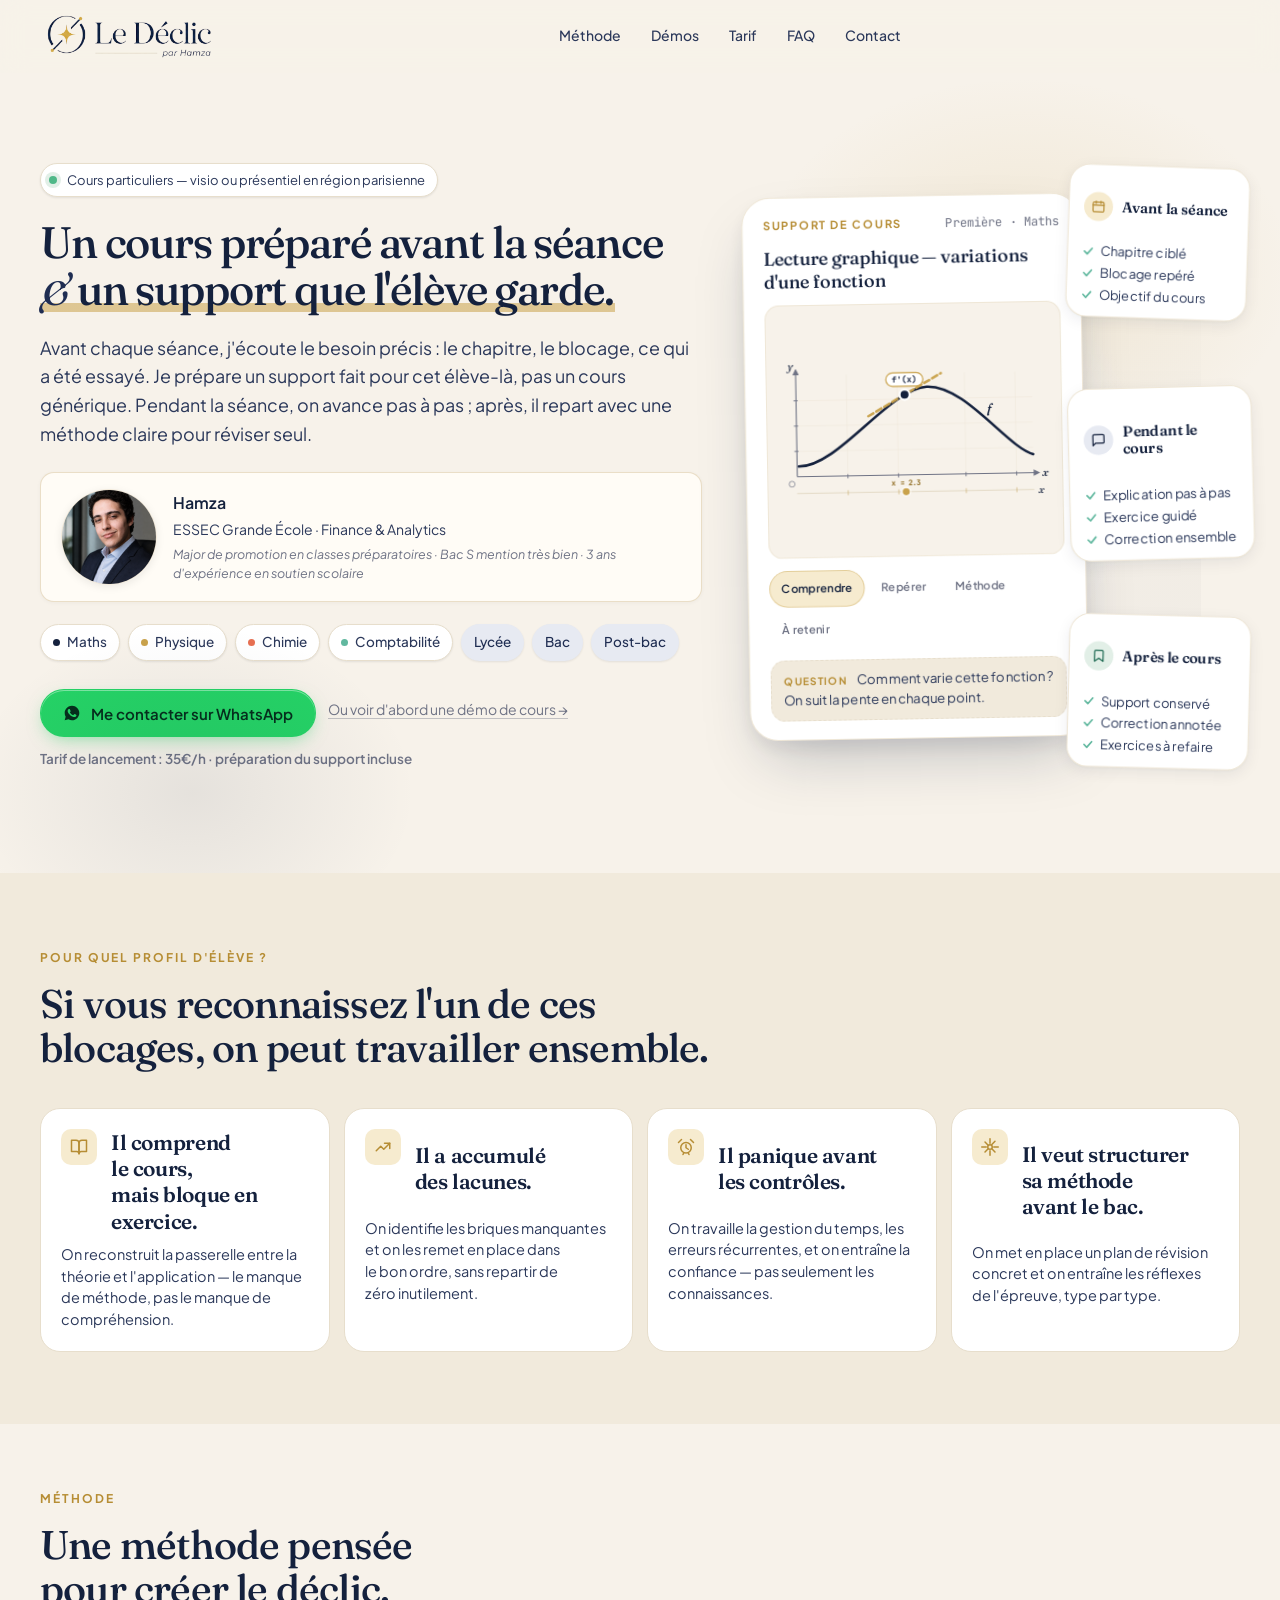
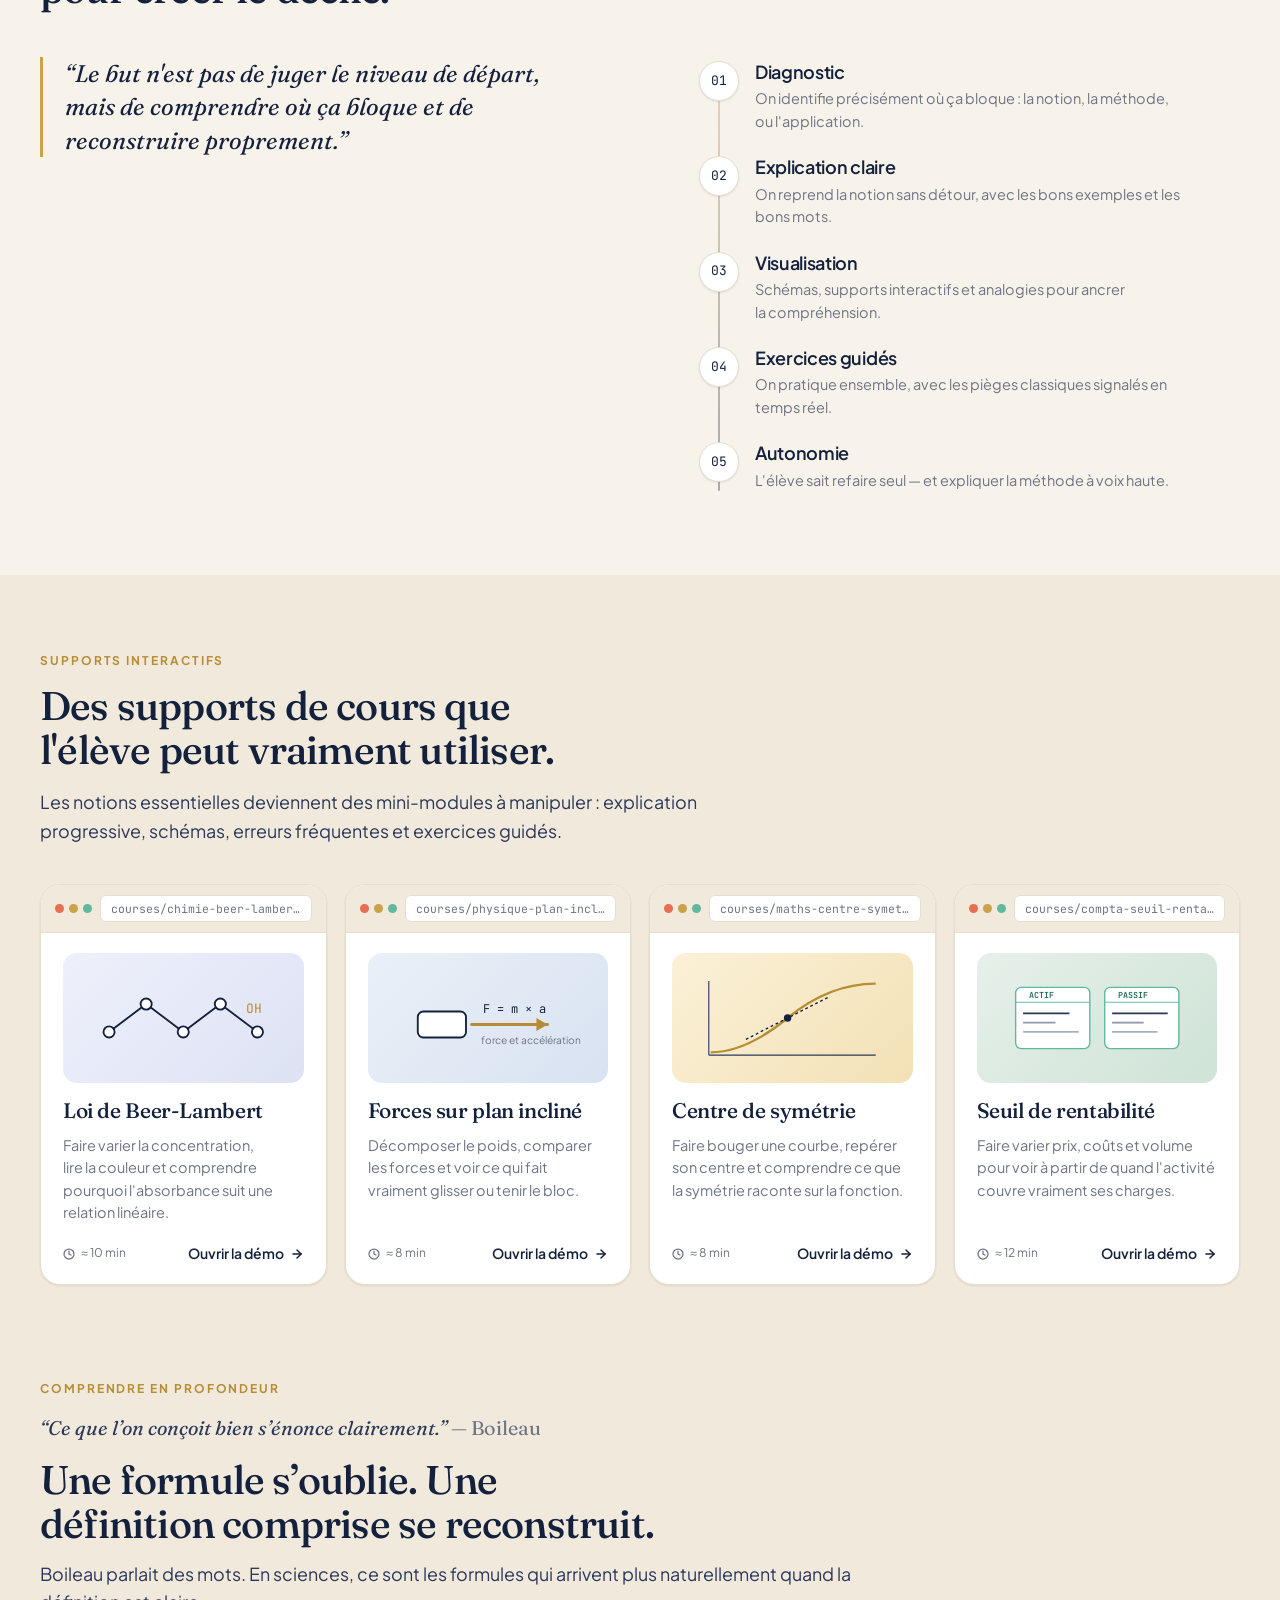
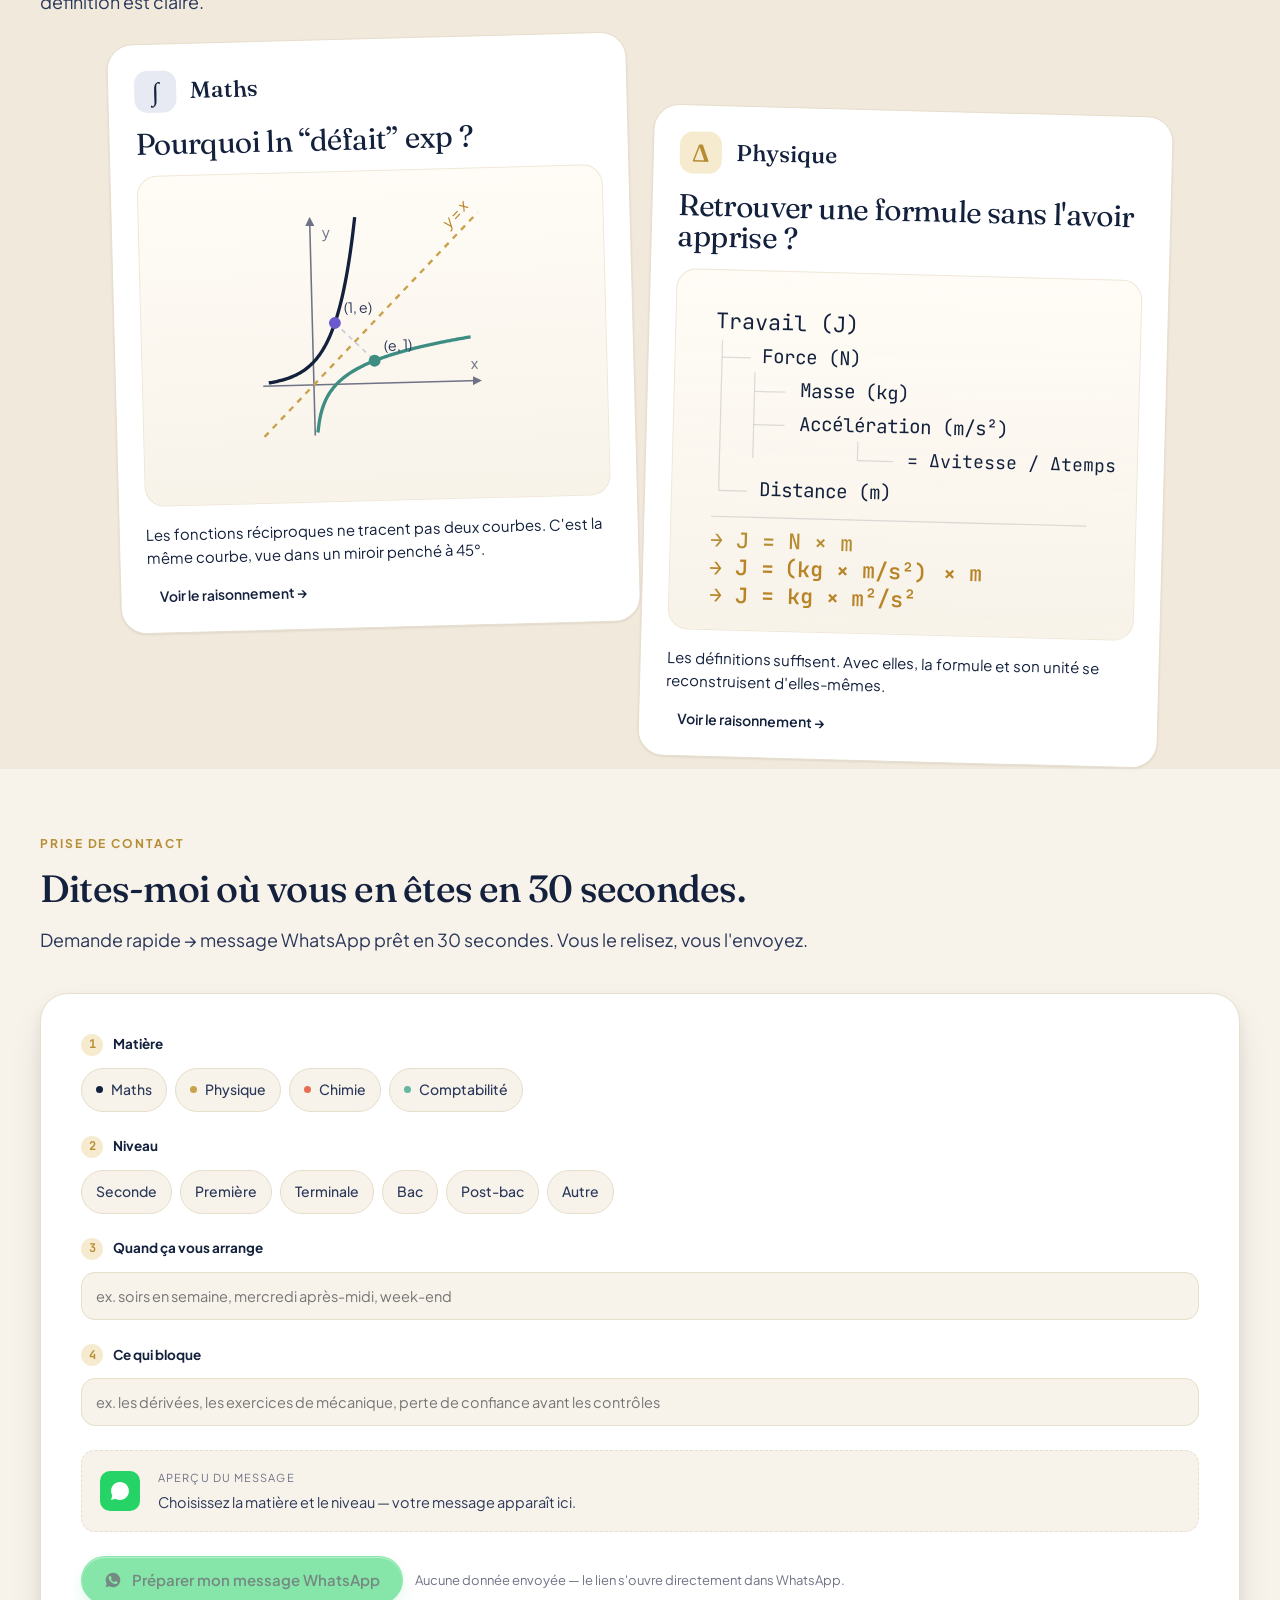
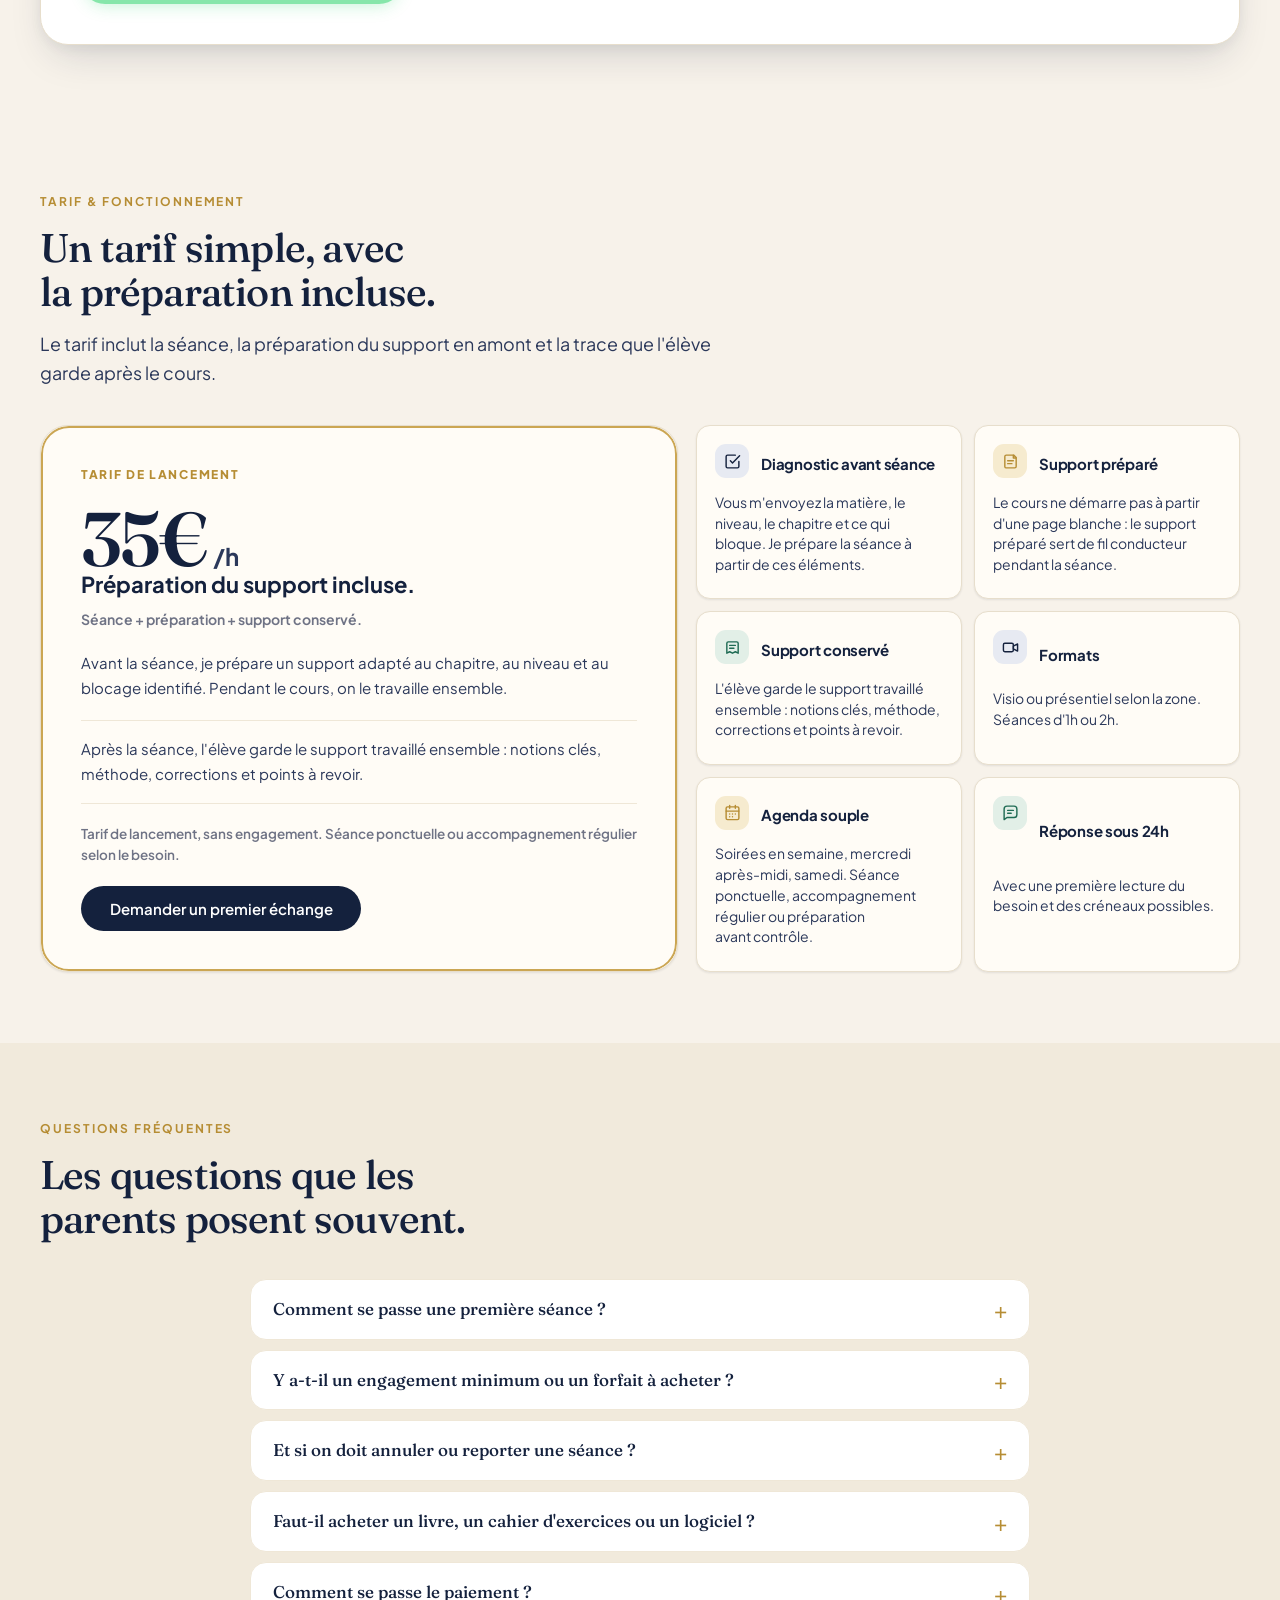
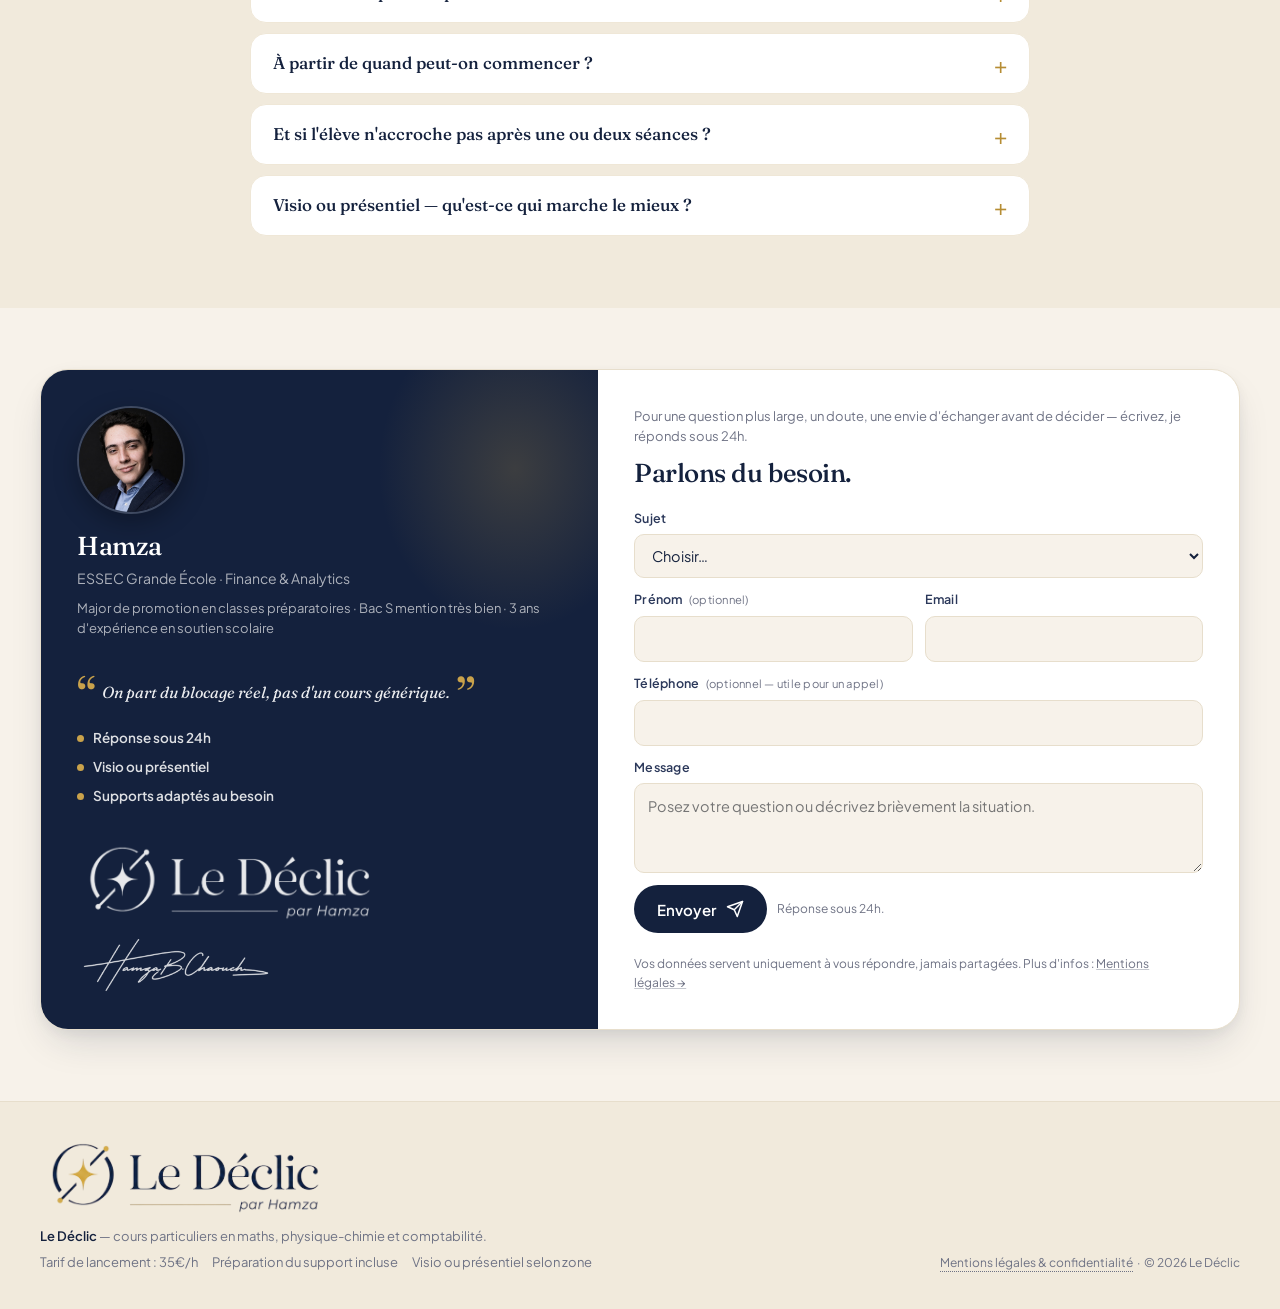
<file: index.html>
﻿<!doctype html>
<html lang="fr">
<head>
<meta charset="utf-8">
<title>Le Déclic — cours particuliers en maths, physique-chimie & comptabilité</title>
<meta name="viewport" content="width=device-width, initial-scale=1, viewport-fit=cover">
<meta name="description" content="Le Déclic — cours particuliers en maths, physique-chimie et comptabilité pour comprendre vraiment. Lycée, bac, post-bac. Visio ou présentiel.">
<meta name="theme-color" content="#F7F2EA">
<meta name="color-scheme" content="light">
<link rel="icon" type="image/svg+xml" href="/assets/favicon.svg">
<link rel="icon" href="/favicon.ico" sizes="any">
<link rel="icon" type="image/png" sizes="96x96" href="/assets/favicon-96.png">
<link rel="icon" type="image/png" sizes="192x192" href="/assets/favicon-192.png">
<link rel="apple-touch-icon" href="/assets/app-icon.png">
<link rel="manifest" href="/site.webmanifest">

<!-- Open Graph (partage réseaux sociaux, WhatsApp, iMessage…) -->
<meta property="og:type"        content="website">
<meta property="og:title"       content="Le Déclic — cours particuliers en maths, physique-chimie & comptabilité">
<meta property="og:description" content="Cours particuliers pour comprendre vraiment. Lycée, bac, post-bac. Visio ou présentiel en région parisienne.">
<meta property="og:image"       content="https://ledeclic.eu/assets/og.png">
<meta property="og:image:width"  content="1200">
<meta property="og:image:height" content="630">
<meta property="og:url"         content="https://ledeclic.eu/">
<meta property="og:locale"      content="fr_FR">

<!-- Twitter / X Card -->
<meta name="twitter:card"        content="summary_large_image">
<meta name="twitter:title"       content="Le Déclic — cours particuliers en maths, physique-chimie & comptabilité">
<meta name="twitter:description" content="Cours particuliers pour comprendre vraiment. Lycée, bac, post-bac. Visio ou présentiel en région parisienne.">
<meta name="twitter:image"       content="https://ledeclic.eu/assets/og.png">

<link rel="canonical" href="https://ledeclic.eu/">

<link rel="preconnect" href="https://fonts.googleapis.com">
<link rel="preconnect" href="https://fonts.gstatic.com" crossorigin>
<link href="https://fonts.googleapis.com/css2?family=Fraunces:opsz,wght@9..144,400;9..144,500;9..144,600;9..144,700&family=Plus+Jakarta+Sans:wght@400;500;600;700&family=JetBrains+Mono:wght@400;500;600&display=swap" rel="stylesheet">

<style>
/* ============================================================
   DESIGN TOKENS — V2, brand: Le Déclic (navy + or sur ivoire)
   ============================================================ */
:root {
  color-scheme: light;

  --bg:           #F7F2EA;
  --bg-2:         #F1EADC;
  --surface:      #FFFFFF;

  --ink:          #14213D;   /* navy du logo */
  --ink-soft:     #2B385A;
  --muted:        #6F7385;
  --border:       #E7DECC;
  --border-soft:  #EFE7D7;

  --navy:         #14213D;
  --navy-2:       #1F2D52;
  --navy-tint:    #E7EAF2;

  --gold:         #C9A24B;
  --gold-2:       #B68D34;
  --gold-tint:    #F6EBCF;

  --green-tint:   #E2EFE7;
  --rose-tint:    #F6E6DD;
  --sky-tint:      #D9E5F2;
  --lavender-tint: #E8E0F2;
  --peach-tint:    #F6E3CD;
  --coral-tint:    #F6DAD0;
  --navy-stroke:     #A0AAC4;
  --sky-stroke:      #A8C4E3;
  --green-stroke:    #8FBFA1;
  --rose-stroke:     #D6A788;
  --gold-stroke:     #C9A24B;
  --peach-stroke:    #D9B077;
  --lavender-stroke: #BAA9D4;
  --coral-stroke:    #D89B82;
  --whatsapp:     #25D366;

  --ff-serif:  "Fraunces", "Iowan Old Style", Georgia, serif;
  --ff-sans:   "Plus Jakarta Sans", -apple-system, BlinkMacSystemFont, system-ui, sans-serif;
  --ff-mono:   "JetBrains Mono", ui-monospace, "SF Mono", Menlo, monospace;

  --r-sm: 10px; --r-md: 14px; --r-lg: 20px; --r-xl: 28px;
  --sh-sm: 0 1px 2px rgba(20,33,61,.05), 0 1px 3px rgba(20,33,61,.04);
  --sh-md: 0 4px 14px rgba(20,33,61,.07), 0 1px 3px rgba(20,33,61,.04);
  --sh-lg: 0 18px 40px -12px rgba(20,33,61,.18), 0 4px 12px rgba(20,33,61,.05);
  --sh-xl: 0 28px 60px -16px rgba(20,33,61,.26), 0 8px 18px rgba(20,33,61,.07);

  --maxw: 1320px;
  --pad: clamp(20px, 4vw, 40px);
}

*, *::before, *::after { box-sizing: border-box; }
html { -webkit-text-size-adjust: 100%; scroll-behavior: smooth; }
body {
  margin: 0;
  font-family: var(--ff-sans);
  font-size: 16px;
  line-height: 1.55;
  color: var(--ink);
  background: var(--bg);
  -webkit-font-smoothing: antialiased;
  overflow-x: hidden;
}
img, svg { display: block; max-width: 100%; }
a { color: inherit; text-decoration: none; }
button { font: inherit; color: inherit; background: none; border: 0; cursor: pointer; }
input, select, textarea { font: inherit; color: inherit; }
::selection { background: var(--navy); color: #fff; }

.wrap { width: 100%; max-width: var(--maxw); margin: 0 auto; padding: 0 var(--pad); }
@supports (padding: max(0px, env(safe-area-inset-left))) {
  .wrap {
    padding-left: max(var(--pad), env(safe-area-inset-left));
    padding-right: max(var(--pad), env(safe-area-inset-right));
  }
}

.eyebrow {
  font-size: 12px; font-weight: 700; letter-spacing: .16em;
  text-transform: uppercase; color: var(--gold-2);
}
h1, h2, h3 {
  font-family: var(--ff-serif); color: var(--ink); font-weight: 500;
  letter-spacing: -0.018em; margin: 0; text-wrap: balance;
}
h1 { font-size: clamp(34px, 5.2vw, 58px); line-height: 1.05; letter-spacing: -0.028em; }
h2 { font-size: clamp(26px, 3.4vw, 40px); line-height: 1.1; letter-spacing: -0.02em; }
h3 { font-size: clamp(18px, 1.7vw, 21px); line-height: 1.25; font-weight: 600; }
p  { margin: 0; text-wrap: pretty; }
.lead { font-size: clamp(16px, 1.4vw, 18px); color: var(--ink-soft); line-height: 1.6; }

/* ===== Buttons ===== */
.btn {
  display: inline-flex; align-items: center; gap: 10px;
  padding: 14px 22px; border-radius: 999px;
  font-weight: 600; font-size: 15px; line-height: 1;
  transition: transform .15s ease, box-shadow .25s ease, background .2s ease, color .2s ease, border-color .2s ease;
  white-space: nowrap; border: 1px solid transparent;
}
.btn:active { transform: translateY(1px); }
.btn .ico { width: 18px; height: 18px; flex: none; }

.btn-primary {
  background: var(--whatsapp); color: #052e1c;
  box-shadow: 0 6px 18px -6px rgba(37,211,102,.55), 0 1px 0 rgba(255,255,255,.4) inset;
}
.btn-primary:hover { background: #1FC95C; box-shadow: 0 10px 26px -8px rgba(37,211,102,.7); }

.btn-secondary {
  background: var(--surface); color: var(--ink);
  border-color: var(--border); box-shadow: var(--sh-sm);
}
.btn-secondary:hover { border-color: var(--ink); }

.btn-dark { background: var(--navy); color: #fff; }
.btn-dark:hover { background: var(--navy-2); }

.btn-ghost { color: var(--ink); padding: 10px 14px; font-size: 14px; font-weight: 500; }
.btn-ghost:hover { color: var(--gold-2); }

/* ===== Header ===== */
.site-header {
  position: sticky; top: 0; z-index: 50;
  background: rgba(247,242,234,.78);
  backdrop-filter: saturate(140%) blur(14px);
  -webkit-backdrop-filter: saturate(140%) blur(14px);
  border-bottom: 1px solid transparent;
  transition: border-color .2s ease, background .2s ease;
}
.site-header.scrolled { border-bottom-color: var(--border); background: rgba(247,242,234,.92); }
.site-header .wrap {
  display: flex; align-items: center; justify-content: space-between;
  height: 72px; gap: 24px;
}
.brand { display: inline-flex; align-items: center; gap: 10px; }
.brand img { height: 48px; width: auto; }
.nav-links { display: flex; gap: 2px; align-items: center; }
.nav-links a {
  padding: 8px 14px; border-radius: 999px;
  font-size: 14px; color: var(--ink-soft); font-weight: 500;
  transition: background .15s, color .15s;
}
.nav-links a:hover { background: rgba(20,33,61,.06); color: var(--ink); }
.header-cta { display: inline-flex; gap: 10px; align-items: center; }

.burger {
  display: none;
  width: 42px; height: 42px; border-radius: 12px;
  align-items: center; justify-content: center;
  border: 1px solid var(--border); background: var(--surface);
}
.burger span { display: block; width: 18px; height: 1.8px; background: var(--ink); position: relative; }
.burger span::before, .burger span::after {
  content: ""; position: absolute; left: 0; right: 0; height: 1.8px; background: var(--ink);
}
.burger span::before { top: -6px; }
.burger span::after  { top:  6px; }

@media (max-width: 880px) {
  .nav-links { display: none; }
  .header-cta .btn-ghost { display: none; }
  .burger { display: inline-flex; }
  .site-header .wrap { height: 64px; }
  .brand img { height: 38px; }
}

/* Mobile menu sheet */
.menu-sheet {
  position: fixed; inset: 0; z-index: 80;
  background: rgba(20,33,61,.45);
  backdrop-filter: blur(6px);
  display: none; align-items: flex-end;
}
.menu-sheet[open] { display: flex; animation: fadeIn .2s ease; }
.menu-sheet-card {
  width: 100%; background: var(--bg); border-radius: 24px 24px 0 0;
  padding: 24px 24px calc(28px + env(safe-area-inset-bottom));
  display: grid; gap: 4px;
}
.menu-sheet-card .row {
  display: flex; align-items: center; justify-content: space-between;
  margin-bottom: 10px;
}
.menu-sheet-card a {
  display: block; padding: 16px 14px; border-radius: 12px;
  font-size: 17px; font-weight: 500; color: var(--ink);
}
.menu-sheet-card a:hover { background: var(--surface); }
.menu-sheet-card .btn { margin-top: 14px; justify-content: center; }
.menu-sheet-card .close {
  width: 38px; height: 38px; border-radius: 10px;
  border: 1px solid var(--border); display: inline-flex; align-items: center; justify-content: center;
  background: var(--surface);
}

/* ===== Hero ===== */
.hero { padding: clamp(46px, 7vw, 92px) 0 clamp(56px, 8vw, 112px); position: relative; overflow: hidden; }
.hero::before {
  content: ""; position: absolute; inset: -10% -10% auto auto;
  width: 60%; height: 70%;
  background: radial-gradient(closest-side, rgba(201,162,75,.14), transparent 70%);
  pointer-events: none;
}
.hero::after {
  content: ""; position: absolute; left: -10%; bottom: -20%;
  width: 50%; height: 60%;
  background: radial-gradient(closest-side, rgba(20,33,61,.08), transparent 70%);
  pointer-events: none;
}
.hero .wrap {
  display: grid; grid-template-columns: 1.35fr 1fr;
  gap: clamp(24px, 4vw, 48px); align-items: center; position: relative;
}
.hero-text { min-width: 0; }
@media (max-width: 860px) { .hero .wrap { grid-template-columns: 1fr; } }
.hero h1 { font-size: clamp(31px, 3.65vw, 44px); line-height: 1.08; letter-spacing: -0.026em; }
.hero h1 em { font-style: italic; font-weight: 400; color: var(--navy-2); }
@media (min-width: 1081px) {
  .hero h1 .h1-main,
  .hero h1 .h1-stress {
    white-space: nowrap;
  }
}
.hero h1 .h1-stress {
  background-image: linear-gradient(
    to bottom,
    transparent calc(100% - 0.30em),
    rgba(201,162,75,.55) calc(100% - 0.30em),
    rgba(201,162,75,.55) calc(100% - 0.08em),
    transparent calc(100% - 0.08em)
  );
  padding: 0 1px;
}
@media (max-width: 720px) {
  .hero { padding-top: 42px; }
  .hero h1 { font-size: clamp(32px, 9vw, 42px); }
  .hero h1 .h1-main,
  .hero h1 .h1-stress { white-space: normal; }
}

.hero-eyebrow {
  display: inline-flex; align-items: center; gap: 10px;
  padding: 6px 12px 6px 8px; background: var(--surface);
  border: 1px solid var(--border); border-radius: 999px;
  box-shadow: var(--sh-sm); margin-bottom: 22px;
  font-size: 13px; color: var(--ink-soft);
}
.hero-eyebrow .dot {
  width: 8px; height: 8px; border-radius: 50%;
  background: #4FB888; box-shadow: 0 0 0 4px var(--green-tint);
}
.hero-sub { margin-top: 20px; max-width: 56ch; }

.badges { display: flex; flex-wrap: wrap; gap: 8px; margin-top: 26px; }
.badge {
  padding: 7px 12px; border-radius: 999px;
  background: var(--surface); border: 1px solid var(--border);
  font-size: 13.5px; color: var(--ink-soft); font-weight: 500;
  display: inline-flex; align-items: center; gap: 7px; box-shadow: var(--sh-sm);
}
.badge.lvl { background: var(--navy-tint); border-color: transparent; color: var(--navy-2); }
.badge .swatch { width: 7px; height: 7px; border-radius: 50%; }

/* Author card (V3 hero) */
.author-card {
  display: flex; align-items: center; gap: 16px;
  margin-top: 24px;
  padding: 16px 20px;
  background: #FFFCF6;
  border: 1px solid rgba(184,152,90,.30);
  border-radius: 14px;
  box-shadow: 0 1px 4px rgba(0,0,0,.04);
  max-width: 56ch;
}
.author-card img {
  width: 96px; height: 96px; border-radius: 50%;
  object-fit: cover; flex-shrink: 0;
  border: 1px solid rgba(184,152,90,.20);
  box-shadow: 0 2px 8px rgba(0,0,0,.08);
}
.author-card-text { display: flex; flex-direction: column; gap: 3px; }
.author-card-name {
  font-family: 'Plus Jakarta Sans', sans-serif;
  font-weight: 600; font-size: 16px; color: var(--ink);
}
.author-card-role {
  font-family: 'Plus Jakarta Sans', sans-serif;
  font-weight: 400; font-size: 14px; color: var(--ink-soft);
}
.author-card-detail {
  font-family: 'Plus Jakarta Sans', sans-serif;
  font-weight: 400; font-size: 12.5px;
  color: var(--muted); font-style: italic; margin-top: 1px;
}
@media (max-width: 600px) {
  .author-card { padding: 14px 16px; gap: 14px; }
  .author-card img { width: 72px; height: 72px; }
  .author-card-name { font-size: 15px; }
  .author-card-role { font-size: 13px; }
  .author-card-detail { font-size: 12px; }
}

.hero-cta { display: flex; flex-wrap: wrap; gap: 12px; margin-top: 28px; }
.hero-rate {
  margin-top: 12px;
  font-size: 13.5px;
  color: var(--muted);
  font-weight: 600;
}

/* Hero stage (V3 — preparation lifecycle) */
.hero-stage {
  position: relative;
  height: clamp(460px, 56vw, 580px);
  perspective: 1400px;
  transform-style: preserve-3d;
  width: min(100%, 560px);
  justify-self: end;
}
.hero-stage::before {
  content: ""; position: absolute; inset: 6% 8% 6% 0;
  background:
    radial-gradient(closest-side, rgba(255,255,255,.55), transparent 75%),
    linear-gradient(180deg, transparent 0%, rgba(20,33,61,.03) 100%);
  border-radius: 32px;
  pointer-events: none;
}

/* Central support card */
.support-card {
  position: absolute;
  left: 0; top: 4%; bottom: 4%;
  right: clamp(150px, 32%, 200px);
  background: var(--surface);
  border: 1px solid var(--border-soft);
  border-radius: var(--r-xl);
  box-shadow: var(--sh-xl);
  padding: 18px 20px;
  display: flex; flex-direction: column;
  gap: 12px;
  transform:
    rotateX(var(--hero-rx, 0deg))
    rotateY(var(--hero-ry, 0deg))
    rotate(-1deg)
    translateZ(24px);
  transform-style: preserve-3d;
  transition: transform .35s cubic-bezier(.2,.7,.2,1), box-shadow .25s ease;
  will-change: transform;
}
.support-card:hover { box-shadow: 0 36px 70px -18px rgba(20,33,61,.32), 0 10px 20px rgba(20,33,61,.08); }
.sc-head {
  display: flex; align-items: baseline; justify-content: space-between; gap: 12px;
}
.sc-label {
  font-size: 11px; font-weight: 700; letter-spacing: .14em;
  text-transform: uppercase; color: var(--gold-2);
}
.sc-meta { font-size: 12px; color: var(--muted); font-family: var(--ff-mono); }
.sc-title {
  font-family: var(--ff-serif);
  font-size: clamp(15px, 1.4vw, 18px);
  font-weight: 500; line-height: 1.25; letter-spacing: -0.01em;
  margin: 0; color: var(--ink);
}
.sc-canvas {
  flex: 1; min-height: 0;
  background: var(--bg);
  border: 1px solid var(--border-soft);
  border-radius: var(--r-md);
  padding: 10px 12px;
  display: flex; align-items: center; justify-content: center;
  position: relative; overflow: hidden;
}
.sc-canvas svg { width: 100%; height: 100%; max-height: 200px; }
.sc-steps {
  display: flex; gap: 4px; align-items: center; flex-wrap: wrap;
}
.sc-step {
  font-size: 11px; font-weight: 600; letter-spacing: .02em;
  color: var(--muted); padding: 6px 11px; border-radius: 999px;
  background: transparent; border: 1px solid transparent;
  font-family: inherit; cursor: pointer;
  transition: color .2s, background .2s, border-color .2s;
  /* Touch target minimum */
  min-height: 36px; display: inline-flex; align-items: center;
}
.sc-step:hover { color: var(--ink); }
.sc-step:focus-visible { outline: 2px solid var(--gold); outline-offset: 2px; }
.sc-step.active {
  color: var(--ink); background: var(--gold-tint);
  border-color: rgba(201,162,75,.4);
}

/* SVG layers — fade transition between states */
.hl-layer { transition: opacity .55s ease; }
.hl-layer[data-hidden="true"] { opacity: 0; pointer-events: none; }
/* Default hidden layers before JS runs (state 0 = Comprendre) */
.hl-layer[data-layer="zones"],
.hl-layer[data-layer="max"],
.hl-layer[data-layer="pulse"] { opacity: 0; }
@media (prefers-reduced-motion: reduce) {
  .hl-layer { transition: none; }
}
.sc-keypoint {
  background: var(--bg-2);
  border: 1px dashed var(--border);
  border-radius: var(--r-md);
  padding: 10px 12px;
  font-size: 13px; color: var(--ink-soft); line-height: 1.45;
}
.sc-keypoint-label {
  display: inline-block;
  font-size: 10px; font-weight: 700; letter-spacing: .12em;
  text-transform: uppercase; color: var(--gold-2);
  margin-right: 8px;
}

/* Satellite cards */
.sat {
  position: absolute; right: 0;
  width: clamp(140px, 16vw, 175px);
  background: var(--surface);
  border: 1px solid var(--border-soft);
  border-radius: var(--r-lg);
  box-shadow: var(--sh-md);
  padding: 13px 14px 12px;
  display: flex; flex-direction: column; gap: 8px;
  transform-style: preserve-3d;
  transition: box-shadow .25s ease, transform .25s ease;
  will-change: transform;
}
.sat:hover { box-shadow: var(--sh-lg); }
.sat-head { display: flex; align-items: center; gap: 9px; }
.sat-ico {
  width: 28px; height: 28px; border-radius: 50%;
  display: inline-flex; align-items: center; justify-content: center; flex: none;
}
.sat-ico svg { width: 14px; height: 14px; }
.sat-title {
  font-family: var(--ff-serif);
  font-size: 14px; font-weight: 600;
  color: var(--ink); line-height: 1.2;
}
.sat-list {
  margin: 0; padding: 0; list-style: none;
  display: flex; flex-direction: column; gap: 4px;
}
.sat-list li {
  font-size: 12.5px; line-height: 1.35; color: var(--ink-soft);
  display: flex; align-items: flex-start; gap: 6px;
}
.sat-list li::before {
  content: ""; width: 11px; height: 11px; flex: none; margin-top: 3px;
  background-image: url("data:image/svg+xml;utf8,<svg xmlns='http://www.w3.org/2000/svg' viewBox='0 0 24 24' fill='none' stroke='%2361B89F' stroke-width='3.5' stroke-linecap='round' stroke-linejoin='round'><polyline points='4 12 10 18 20 6'/></svg>");
  background-repeat: no-repeat; background-size: contain;
}
.sat-summary { display: none; font-size: 12.5px; color: var(--ink-soft); line-height: 1.4; }

.sat-avant {
  top: 0;
  transform:
    rotateX(var(--hero-rx-small, 0deg))
    rotateY(var(--hero-ry-small, 0deg))
    rotate(2deg)
    translateZ(46px);
}
.sat-avant .sat-ico { background: var(--gold-tint); color: var(--gold-2); }
.sat-pendant {
  top: calc(50% - 75px);
  transform:
    rotateX(var(--hero-rx-small, 0deg))
    rotateY(var(--hero-ry-small, 0deg))
    rotate(-1.5deg)
    translateZ(72px);
}
.sat-pendant .sat-ico { background: var(--navy-tint); color: var(--navy); }
.sat-apres {
  bottom: 0;
  transform:
    rotateX(var(--hero-rx-small, 0deg))
    rotateY(var(--hero-ry-small, 0deg))
    rotate(1.5deg)
    translateZ(54px);
}
.sat-apres .sat-ico { background: var(--green-tint); color: #1f6b54; }

@media (prefers-reduced-motion: reduce) {
  .support-card, .sat { transform: none !important; }
}

@media (max-width: 860px) {
  .hero-stage {
    height: auto; display: flex; flex-direction: column; gap: 12px;
    width: 100%; max-width: 480px;
    justify-self: center; margin: 4px auto 0;
  }
  .support-card {
    position: relative; left: auto; right: auto; top: auto; bottom: auto;
    transform: none; min-height: 340px;
  }
  .sat {
    position: relative; right: auto; top: auto; bottom: auto;
    width: 100%; transform: none;
  }
  .sat-list { display: none; }
  .sat-summary { display: block; }
  .sat-title { font-size: 15px; }
}

@media (max-width: 600px) {
  .support-card { padding: 14px 16px; min-height: 320px; }
  .sc-title { font-size: 15px; }
  .sc-keypoint { font-size: 12.5px; }
}

/* ===== Section shell ===== */
section { position: relative; }
.section { padding: clamp(48px, 5.6vw, 76px) 0; }
.section.alt { background: var(--bg-2); }
.section.alt + .section.alt { padding-top: clamp(8px, 2vw, 24px); }
.section.alt + .section:not(.alt) { padding-top: clamp(40px, 4.8vw, 64px); }
.section-head { max-width: 720px; margin-bottom: clamp(24px, 3.2vw, 38px); }
.section-head .eyebrow { margin-bottom: 14px; display: inline-block; }
.section-head p { margin-top: 16px; }
.qual-head { max-width: none; }
.qual-head h2 { font-size: clamp(28px, 3vw, 38px); white-space: nowrap; }
@media (max-width: 1080px) { .qual-head h2 { white-space: normal; } }

/* ===== Qualification builder ===== */
.qual {
  background: var(--surface); border: 1px solid var(--border);
  border-radius: var(--r-xl); padding: clamp(24px, 4vw, 40px);
  box-shadow: var(--sh-lg); display: grid; gap: 24px; position: relative;
}
.qual-row { display: grid; gap: 12px; }
.qual-row .label {
  display: flex; align-items: center; gap: 10px;
  font-size: 13.5px; font-weight: 700; color: var(--ink);
}
.qual-row .label .step {
  display: inline-flex; align-items: center; justify-content: center;
  width: 22px; height: 22px; border-radius: 50%;
  background: var(--gold-tint); color: var(--gold-2);
  font-family: var(--ff-mono); font-size: 12px; font-weight: 700;
}
.chips { display: flex; flex-wrap: wrap; gap: 8px; }
.chip {
  padding: 10px 14px; border-radius: 999px;
  border: 1px solid var(--border); background: var(--bg);
  font-size: 14px; font-weight: 500; color: var(--ink-soft);
  transition: all .15s ease;
  display: inline-flex; align-items: center; gap: 8px;
  min-height: 44px;
}
.chip:hover { border-color: var(--ink-soft); color: var(--ink); }
.chip[aria-pressed="true"] {
  background: var(--gold-tint); color: var(--ink); border-color: rgba(201,162,75,.65);
  box-shadow: var(--sh-sm);
}
.chip[aria-pressed="true"] .dot { background: var(--gold-2); }
.chip .dot { width: 7px; height: 7px; border-radius: 50%; background: var(--muted); }

@media (max-width: 600px) {
  /* Flex 2-col : si nombre impair, la dernière pill se centre naturellement (justify-content) */
  .chips {
    display: flex; flex-wrap: wrap;
    justify-content: center;
    gap: 8px;
  }
  .chip {
    flex: 1 1 calc(50% - 4px);
    max-width: calc(50% - 4px);
    justify-content: center;
    padding: 9px 12px;
    font-size: 13.5px;
    min-height: 40px;
    gap: 6px;
  }
}
@media (max-width: 420px) {
  .chip {
    font-size: 12.5px;
    padding: 8px 10px;
    min-height: 38px;
  }
}

.qual-input {
  width: 100%; padding: 12px 14px;
  background: var(--bg); border: 1px solid var(--border);
  border-radius: var(--r-md); font-size: 14.5px; color: var(--ink);
  outline: none; transition: border-color .15s;
}
.qual-input:focus { border-color: var(--navy); background: var(--surface); }

.qual-preview {
  --preview-space: 18px;
  background: var(--bg); border: 1px dashed var(--border);
  border-radius: var(--r-md); padding: 18px var(--preview-space);
  font-size: 14.5px; color: var(--ink-soft); line-height: 1.55;
  display: flex; gap: var(--preview-space); align-items: center;
}
.qual-preview .ico {
  flex: none; width: 40px; height: 40px;
  display: inline-flex; align-items: center; justify-content: center;
  border-radius: 10px; background: var(--whatsapp); color: #fff;
}
.qual-preview .ico svg { width: 22px; height: 22px; transform: none; }
.qual-action { display: flex; flex-wrap: wrap; gap: 12px; align-items: center; }
.qual-action .helper { font-size: 13px; color: var(--muted); }

/* ===== Profil cards ===== */
.profils {
  display: grid; grid-template-columns: repeat(auto-fit, minmax(230px, 1fr));
  gap: 14px;
}
.profil {
  background: var(--surface); border: 1px solid var(--border);
  border-radius: var(--r-lg); padding: 20px;
  display: grid;
  grid-template-columns: auto 1fr;
  gap: 10px 14px;
  align-items: start;
  transition: transform .2s, border-color .2s, box-shadow .25s;
}
.profil:hover { transform: translateY(-2px); border-color: var(--gold); box-shadow: var(--sh-md); }
.profil .icon {
  width: 36px; height: 36px; border-radius: 10px;
  display: inline-flex; align-items: center; justify-content: center;
  background: var(--gold-tint); color: var(--gold-2);
  grid-row: 1; grid-column: 1;
}
.profil h3 {
  grid-row: 1; grid-column: 2;
  align-self: center;
}
.profil p {
  font-size: 14.5px; color: var(--ink-soft); line-height: 1.5;
  grid-column: 1 / -1;
}

/* ===== Démos cards ===== */
.demo-grid {
  display: grid; grid-template-columns: repeat(auto-fit, minmax(min(280px, 100%), 1fr));
  gap: 18px;
}
.demo {
  background: var(--surface); border: 1px solid var(--border);
  border-radius: var(--r-lg); overflow: hidden;
  display: flex; flex-direction: column; box-shadow: var(--sh-sm);
  transition: transform .2s ease, box-shadow .25s ease;
}
.demo:hover { transform: translateY(-3px); box-shadow: var(--sh-lg); }
.demo-chrome {
  display: flex; align-items: center; gap: 8px;
  padding: 10px 14px; background: var(--bg-2);
  border-bottom: 1px solid var(--border);
}
.demo-chrome .dots { display: inline-flex; gap: 5px; }
.demo-chrome .dots i { width: 9px; height: 9px; border-radius: 50%; background: #d8cdb8; }
.demo-chrome .dots i:nth-child(1) { background: #E76F51; }
.demo-chrome .dots i:nth-child(2) { background: var(--gold); }
.demo-chrome .dots i:nth-child(3) { background: #61B89F; }
.demo-chrome .addr {
  flex: 1; font-family: var(--ff-mono); font-size: 11.5px; color: var(--muted);
  background: var(--surface); border: 1px solid var(--border);
  border-radius: 6px; padding: 4px 10px;
  text-align: center; overflow: hidden; white-space: nowrap; text-overflow: ellipsis;
}
.demo-body { padding: 20px 22px 18px; display: flex; flex-direction: column; gap: 10px; flex: 1; }
.demo-thumb {
  height: 130px; border-radius: var(--r-md);
  position: relative; overflow: hidden; margin-bottom: 4px;
  display: flex; align-items: center; justify-content: center;
}
.demo-thumb.chem { background: linear-gradient(135deg, #EEF0FB 0%, #DDE2F4 100%); }
.demo-thumb.physics { background: linear-gradient(135deg, #EAF0F8 0%, #D8E2F1 100%); }
.demo-thumb.math { background: linear-gradient(135deg, #FBF1D8 0%, #F3E1B5 100%); }
.demo-thumb.acc  { background: linear-gradient(135deg, #E6F0EA 0%, #CFE3D6 100%); }
.demo h3 { font-family: var(--ff-serif); font-weight: 500; }
.demo p { font-size: 14.5px; color: var(--muted); }
.demo-cta {
  margin-top: auto; display: flex; align-items: center; justify-content: space-between;
  padding-top: 8px;
}
.demo-cta button {
  font-size: 14px; font-weight: 600; color: var(--navy);
  display: inline-flex; align-items: center; gap: 6px;
  padding: 10px 14px; border-radius: 8px; margin: -10px -14px -10px 0;
  min-height: 44px;
}
.demo-cta button:hover { background: var(--navy-tint); }
.demo-cta button svg { transition: transform .2s; }
.demo-cta button:hover svg { transform: translateX(2px); }
.demo-meta { font-size: 12px; color: var(--muted); display: inline-flex; align-items: center; gap: 6px; }
.demo-thumb svg { width: 100%; height: 100%; padding: 14px; }

/* ===== Method timeline ===== */
.method { display: grid; grid-template-columns: 1.1fr 1fr; gap: clamp(28px, 5vw, 64px); align-items: flex-start; }
@media (max-width: 880px) { .method { grid-template-columns: 1fr; } }
.method-quote {
  font-family: var(--ff-serif); font-size: clamp(20px, 2.1vw, 24px);
  line-height: 1.4; font-style: italic; color: var(--ink);
  border-left: 3px solid var(--gold); padding-left: 22px; margin-top: 8px;
}
.timeline { list-style: none; margin: 0; padding: 0; position: relative; counter-reset: step; }
.timeline::before {
  content: ""; position: absolute; left: 19px; top: 12px; bottom: 12px;
  width: 2px;
  background: linear-gradient(180deg, var(--gold), var(--navy));
  opacity: .35; border-radius: 2px;
}
.timeline li { position: relative; padding: 12px 0 12px 56px; counter-increment: step; }
.timeline li::before {
  content: counter(step, decimal-leading-zero);
  position: absolute; left: 0; top: 12px;
  width: 40px; height: 40px;
  background: var(--surface); border: 1px solid var(--border);
  border-radius: 50%;
  display: inline-flex; align-items: center; justify-content: center;
  font-family: var(--ff-mono); font-size: 13px; color: var(--ink);
  box-shadow: var(--sh-sm);
}
.timeline li h3 {
  font-size: 18px; font-weight: 600;
  font-family: var(--ff-sans); margin-bottom: 4px;
}
.timeline li p { font-size: 14.5px; color: var(--muted); }
.timeline li:hover::before { border-color: var(--gold); color: var(--gold-2); }

/* ===== Subjects ===== */
.subject-section {
  display: grid;
  gap: 28px;
}
.subject-kicker {
  max-width: 74ch;
  display: grid;
  gap: 14px;
}
.subject-quote {
  font-family: var(--ff-serif);
  font-style: italic;
  font-size: clamp(17px, 1.55vw, 20px);
  color: var(--ink-soft);
}
.subject-quote cite {
  font-style: normal;
  color: var(--muted);
}
.subject-subtitle {
  max-width: 70ch;
}
.subject-grid {
  display: grid;
  grid-template-columns: repeat(2, minmax(320px, 520px));
  justify-content: center;
  gap: 28px;
  align-items: start;
}
@media (min-width: 1081px) {
  .subject-card:first-child {
    transform: rotate(-1.5deg);
    transform-origin: top left;
  }
  .subject-card:last-child {
    transform: translateY(72px) rotate(1.5deg);
    transform-origin: top right;
  }
}
@media (max-width: 1080px) {
  .subject-grid { grid-template-columns: 1fr; }
}
.subject-card {
  background: var(--surface);
  border: 1px solid var(--border);
  border-radius: 26px;
  padding: 26px;
  box-shadow: var(--sh-sm);
  display: grid;
  gap: 16px;
  transition: border-color .2s, box-shadow .25s;
}
.subject-card:hover {
  border-color: rgba(201,162,75,.55);
  box-shadow: var(--sh-md);
}
.subject-head {
  display: flex;
  align-items: center;
  justify-content: flex-start;
  gap: 14px;
}
.subject-badge {
  width: 42px;
  height: 42px;
  border-radius: 13px;
  display: inline-flex;
  align-items: center;
  justify-content: center;
  flex: none;
}
.subject-badge svg {
  width: 21px;
  height: 21px;
}
.subject-badge.math-symbol {
  font-family: var(--ff-serif);
  font-size: 26px;
  font-weight: 600;
  line-height: 1;
}
.subject-card[data-subject="Physique"] .subject-badge svg {
  width: 22px;
  height: 22px;
}
.subject-card[data-subject="Maths"] .subject-badge { background: var(--navy-tint); color: var(--navy); }
.subject-card[data-subject="Physique"] .subject-badge { background: var(--gold-tint); color: var(--gold-2); }
.subject-card[data-subject="Chimie"] .subject-badge { background: var(--rose-tint); color: #A64B36; }
.subject-card[data-subject="Comptabilité"] .subject-badge { background: var(--green-tint); color: #1f6b54; }
.subject-name {
  font-family: var(--ff-serif);
  font-size: 23px;
  font-weight: 500;
  color: var(--ink);
}
.subject-hook {
  font-family: var(--ff-serif);
  font-size: clamp(28px, 2.35vw, 34px);
  line-height: 1.04;
  letter-spacing: -0.02em;
  color: var(--ink);
}
.subject-visual {
  min-height: 242px;
  border-radius: 20px;
  border: 1px solid var(--border-soft);
  background: linear-gradient(180deg, rgba(255,252,246,.92) 0%, rgba(247,241,230,.88) 100%);
  padding: 18px;
  overflow: hidden;
  display: flex;
  align-items: center;
  justify-content: center;
}
.subject-visual svg {
  width: 100%;
  height: 100%;
}
.subject-resolution {
  font-size: 15px;
  line-height: 1.56;
  color: var(--ink);
}
.subject-toggle {
  display: inline-flex;
  align-items: center;
  gap: 6px;
  width: fit-content;
  max-width: 100%;
  padding: 8px 12px;
  margin: -8px -12px -8px 0;
  border-radius: 8px;
  border: 0;
  background: transparent;
  color: var(--navy);
  font-size: 14px;
  font-weight: 600;
}
.subject-toggle:hover {
  color: var(--navy);
  background: var(--navy-tint);
}
.subject-toggle:focus-visible {
  outline: 2px solid var(--gold);
  outline-offset: 4px;
  border-radius: 10px;
}
.subject-detail {
  border-top: 1px solid var(--border-soft);
  padding-top: 14px;
  display: none;
}
.subject-card[data-open="true"] .subject-detail { display: grid; }
.subject-detail-title {
  font-family: var(--ff-serif);
  font-size: 20px;
  line-height: 1.18;
  color: var(--ink);
}
.subject-detail-body {
  display: grid;
  gap: 12px;
}
.subject-detail-body p,
.subject-detail-body li {
  font-size: 14.5px;
  line-height: 1.62;
  color: var(--ink-soft);
}
.subject-detail-body ul {
  margin: 0;
  padding-left: 18px;
}
.subject-detail-body strong { color: var(--ink); }
.subject-math {
  display: flex;
  flex-direction: column;
  gap: 8px;
}
.subject-formulas {
  background: var(--bg);
  border: 1px solid var(--border-soft);
  border-radius: 16px;
  padding: 12px 14px;
  display: grid;
  gap: 6px;
}
.subject-formulas code {
  font-family: var(--ff-mono);
  font-size: 13px;
  color: var(--ink);
  white-space: pre-wrap;
}
.visual-tree,
.visual-flow,
.visual-ledger {
  width: 100%;
  height: 100%;
}
.visual-tree text,
.visual-flow text,
.visual-ledger text,
.visual-mirror text {
  font-family: var(--ff-sans);
}
.visual-mirror,
.visual-tree {
  width: 100%;
  height: 100%;
}
.visual-tree {
  overflow: visible;
}
.visual-flow .visual-pill,
.visual-ledger .visual-pill,
.visual-mirror .visual-pill {
  fill: rgba(255,255,255,.92);
  stroke: rgba(201,162,75,.35);
}
.visual-tree text {
  font-family: var(--ff-mono);
  font-weight: 400;
}
.visual-tree .tree-structure {
  fill: #B9BEC9;
}
.visual-tree .tree-label {
  fill: var(--ink);
}
.visual-tree .tree-final {
  fill: var(--gold-2);
  font-weight: 500;
}
.visual-tree .tree-final-accent {
  fill: #B88427;
  font-weight: 600;
}
.visual-tree .tree-separator {
  stroke: rgba(20,33,61,.14);
  stroke-width: 1;
}
.visual-tree .branch,
.visual-flow .branch,
.visual-ledger .branch,
.visual-mirror .branch {
  stroke: rgba(20,33,61,.26);
  stroke-width: 2.2;
  stroke-linecap: round;
  fill: none;
}
.visual-flow .arrow,
.visual-ledger .arrow,
.visual-mirror .arrow {
  stroke: rgba(20,33,61,.4);
  stroke-width: 2.2;
  stroke-linecap: round;
  fill: none;
  marker-end: url(#subjectArrow);
}
.visual-caption {
  font-size: 11px;
  letter-spacing: .08em;
  text-transform: uppercase;
  fill: var(--muted);
}
.visual-value {
  font-size: 13.5px;
  font-weight: 700;
  fill: var(--ink);
}
.visual-soft {
  font-size: 12px;
  fill: var(--ink-soft);
}
.visual-mirror .math-axis-label {
  fill: var(--muted);
  font-size: 12.5px;
}
.visual-mirror .math-diag-label {
  fill: #B88427;
  font-size: 13px;
  font-style: italic;
}
.visual-mirror .axis {
  stroke: #6F7385;
  stroke-width: 1.3;
}
.visual-mirror .diag {
  stroke: #C9A24B;
  stroke-width: 2;
  stroke-dasharray: 5 5;
}
.visual-mirror .curve-exp {
  stroke: #14213D;
  stroke-width: 2.8;
  fill: none;
}
.visual-mirror .curve-ln {
  stroke: #3E8D82;
  stroke-width: 2.8;
  fill: none;
}
.subject-modal {
  position: fixed;
  inset: 0;
  z-index: 120;
  display: none;
  align-items: center;
  justify-content: center;
  padding: 5vw;
  background: rgba(20,33,61,.48);
  backdrop-filter: blur(8px);
}
.subject-modal[open] { display: flex; }
.subject-modal-shell {
  width: min(980px, 100%);
  max-height: min(86vh, 920px);
  overflow: hidden;
  background: var(--surface);
  border: 1px solid var(--border);
  border-radius: 30px;
  box-shadow: var(--sh-xl);
  display: flex;
  flex-direction: column;
}
.subject-modal-scroll {
  flex: 1;
  overflow-y: auto;
  padding-bottom: 30px;
  scrollbar-width: thin;
  scrollbar-color: rgba(20,33,61,.22) transparent;
}
.subject-modal-scroll::-webkit-scrollbar { width: 6px; }
.subject-modal-scroll::-webkit-scrollbar-track { background: transparent; border-radius: 999px; }
.subject-modal-scroll::-webkit-scrollbar-thumb { background: rgba(20,33,61,.22); border-radius: 999px; }
.subject-modal-scroll::-webkit-scrollbar-thumb:hover { background: rgba(20,33,61,.34); }
.subject-modal-top {
  display: flex;
  align-items: center;
  justify-content: space-between;
  gap: 16px;
  flex: none;
  padding: 10px 14px;
  background: #F4EEE5;
  border-bottom: 1px solid var(--border);
}
.subject-modal-top .dots { display: inline-flex; gap: 5px; }
.subject-modal-top .dots i { width: 11px; height: 11px; border-radius: 50%; background: #d8cdb8; flex: none; }
.subject-modal-top .dots i:nth-child(1) { background: #E76F51; cursor: pointer; }
.subject-modal-top .dots i:nth-child(2) { background: var(--gold); }
.subject-modal-top .dots i:nth-child(3) { background: #61B89F; }
.subject-modal-kicker {
  flex: 1;
  font-family: var(--ff-mono);
  font-size: 11.5px;
  color: var(--muted);
  background: var(--surface);
  border: 1px solid var(--border);
  border-radius: 6px;
  padding: 4px 10px;
  text-align: center;
  overflow: hidden;
  white-space: nowrap;
  text-overflow: ellipsis;
}
.subject-modal-title {
  font-family: var(--ff-serif);
  font-size: clamp(28px, 3vw, 38px);
  line-height: 1.06;
  color: var(--ink);
  padding: 18px 28px 0;
  margin: 0;
}
/* Shared modern close button — used by both demo and méthodo modals */
.modal-close-btn {
  display: inline-flex;
  align-items: center;
  justify-content: center;
  width: 28px;
  height: 28px;
  border-radius: 8px;
  background: var(--surface);
  border: 1px solid var(--border);
  color: var(--ink);
  cursor: pointer;
  padding: 0;
  flex: none;
  transition: background .15s ease, color .15s ease, border-color .15s ease;
}
.modal-close-btn:hover {
  background: #FBEBE7;
  color: #E76F51;
  border-color: #F0D5CB;
}
.modal-close-btn:focus-visible {
  outline: 2px solid var(--gold);
  outline-offset: 2px;
}
.subject-modal-body,
.subject-detail-body {
  padding: 18px 28px 0;
}
.subject-modal-body {
  display: grid;
  gap: 20px;
}
.reasoning-grid {
  display: grid;
  grid-template-columns: repeat(4, minmax(0, 1fr));
  gap: 14px;
}
.reasoning-card {
  background: linear-gradient(180deg, rgba(255,251,244,.96) 0%, rgba(248,242,231,.94) 100%);
  border: 1px solid var(--border-soft);
  border-radius: 18px;
  padding: 14px 14px 12px;
  display: grid;
  gap: 10px;
}
.reasoning-card svg {
  width: 100%;
  height: 158px;
  display: block;
}
.reasoning-label {
  font-size: 13px;
  line-height: 1.35;
  color: var(--ink);
  font-weight: 600;
}
.reasoning-prose {
  display: grid;
  gap: 16px;
}
.reasoning-lead {
  font-size: 20px;
  line-height: 1.3;
  font-weight: 600;
  color: var(--ink);
}
.reasoning-prose p {
  font-size: 15px;
  line-height: 1.72;
  color: var(--ink-soft);
  margin: 0;
}
.reasoning-step {
  display: grid;
  gap: 8px;
}
.reasoning-step h4 {
  margin: 0;
  font-family: var(--ff-serif);
  font-size: 21px;
  line-height: 1.16;
  color: var(--ink);
  display: flex;
  align-items: center;
  gap: 10px;
}
.reasoning-step h4::before {
  content: "";
  width: 10px;
  height: 10px;
  border-radius: 50%;
  background: var(--gold);
  flex: none;
}
.reasoning-note {
  background: linear-gradient(180deg, rgba(246,236,208,.78) 0%, rgba(250,242,225,.95) 100%);
  border: 1px solid rgba(201,162,75,.28);
  border-radius: 18px;
  padding: 16px 18px;
}
.reasoning-note p {
  margin: 0;
  font-size: 15px;
  line-height: 1.68;
  color: var(--ink);
}
.exercise-box {
  background: linear-gradient(180deg, rgba(255,251,244,.96) 0%, rgba(248,242,231,.94) 100%);
  border: 1px solid var(--border-soft);
  border-radius: 18px;
  padding: 16px 18px;
  display: grid;
  gap: 14px;
}
.exercise-kicker {
  font-size: 12px;
  font-weight: 800;
  letter-spacing: .12em;
  text-transform: uppercase;
  color: var(--gold-2);
}
.exercise-box p {
  margin: 0;
  font-size: 15px;
  line-height: 1.68;
  color: var(--ink);
}
.exercise-diagram {
  width: min(588px, 100%);
  height: 176px;
  border-radius: 14px;
  border: 1px solid var(--border-soft);
  background: rgba(255,252,246,.82);
  padding: 10px 12px;
}
.exercise-diagram svg {
  width: 100%;
  height: 100%;
  display: block;
}
.reasoning-intro {
  font-family: var(--ff-serif);
  font-size: clamp(22px, 2vw, 28px);
  line-height: 1.35;
  font-style: italic;
  color: var(--ink);
}
.formula-box {
  background: rgba(255,252,246,.9);
  border: 1px solid var(--border-soft);
  border-radius: 16px;
  padding: 12px 14px;
  display: grid;
  gap: 6px;
}
.formula-box code,
.assembly-block code,
.assembly-flow code {
  font-family: var(--ff-mono);
  font-size: 14px;
  line-height: 1.7;
  color: var(--ink);
  white-space: pre-wrap;
}
.assembly-block {
  display: grid;
  gap: 12px;
}
.reasoning-step--assembly {
  position: relative;
}
.assembly-caption {
  font-size: 14px;
  line-height: 1.62;
  color: var(--ink-soft);
  margin: 0;
}
.physics-assembly-stage {
  position: relative;
  display: grid;
  gap: 14px;
  isolation: isolate;
}
.assembly-flow {
  background: rgba(255,252,246,.9);
  border: 1px solid var(--border-soft);
  border-radius: 18px;
  padding: 14px 16px;
  display: grid;
  gap: 12px;
  position: relative;
}
.piece {
  display: inline-flex;
  align-items: center;
  justify-content: center;
  min-height: 28px;
  padding: 2px 10px;
  border-radius: 10px;
  border: 1px solid rgba(201,162,75,.38);
  background: linear-gradient(180deg, rgba(246,236,208,.92) 0%, rgba(255,245,221,.98) 100%);
  box-shadow: 0 6px 14px rgba(20,33,61,.08);
  color: #B88427;
  font-weight: 600;
}
.piece-hole {
  color: var(--muted);
}
.assembly-arrow {
  color: #B9BEC9;
  font-family: var(--ff-mono);
  letter-spacing: 0;
}
.assembly-launch-wrap {
  display: flex;
  justify-content: center;
}
.assembly-launch {
  cursor: pointer;
  display: inline-flex;
  align-items: center;
  gap: 8px;
  padding: 11px 18px;
  border: 1px solid rgba(201,162,75,.34);
  border-radius: 999px;
  background: linear-gradient(180deg, rgba(246,236,208,.96) 0%, rgba(255,245,221,.98) 100%);
  color: var(--navy);
  font-size: 14px;
  font-weight: 600;
  box-shadow: 0 10px 18px rgba(20,33,61,.08);
  transition: transform .2s ease, box-shadow .2s ease, opacity .2s ease;
}
.assembly-launch:hover {
  transform: translateY(-1px);
  box-shadow: 0 14px 22px rgba(20,33,61,.12);
}
.assembly-launch[hidden] {
  display: none;
}
.assembly-flyer {
  position: fixed;
  z-index: 130;
  pointer-events: none;
  transition:
    transform .75s cubic-bezier(0.4, 0, 0.2, 1),
    left .75s cubic-bezier(0.4, 0, 0.2, 1),
    top .75s cubic-bezier(0.4, 0, 0.2, 1),
    opacity .2s ease;
}
.assembly-hidden {
  opacity: 0;
}
.assembly-inline-hidden {
  visibility: hidden;
}
.assembly-snap {
  animation: assembly-snap .15s ease;
}
.assembly-check {
  display: inline-flex;
  margin-left: 8px;
  color: var(--gold-2);
  transform: scale(0);
  transform-origin: center;
  opacity: 0;
}
.assembly-check.is-visible {
  animation: assembly-check-in .28s cubic-bezier(0.4, 0, 0.2, 1) forwards;
}
.subject-modal-body.assembly-focus-active > .exercise-box,
.subject-modal-body.assembly-focus-active > .reasoning-prose > .reasoning-intro,
.subject-modal-body.assembly-focus-active > .reasoning-prose > .reasoning-step:not(.reasoning-step--assembly),
.subject-modal-body.assembly-focus-active > .reasoning-prose > .reasoning-note {
  opacity: .4;
}
.subject-modal-body .exercise-box,
.subject-modal-body .reasoning-intro,
.subject-modal-body .reasoning-step,
.subject-modal-body .reasoning-note {
  transition: opacity .24s ease;
}
@keyframes assembly-snap {
  0% { transform: scale(1); }
  50% { transform: scale(1.08); }
  100% { transform: scale(1); }
}
@keyframes assembly-check-in {
  0% { transform: scale(0); opacity: 0; }
  100% { transform: scale(1); opacity: 1; }
}

/* ===== Physics assembly v2 — gems & holes (P1: structure statique muette) ===== */
.assembly-block-v2 {
  display: grid;
  gap: 18px;
  margin-top: 14px;
}
.assembly-pool {
  background: rgba(255,252,246,.6);
  border: 1px solid var(--border-soft);
  border-radius: 18px;
  padding: 14px 16px;
}
.assembly-pool-label {
  font-size: 11px;
  font-weight: 700;
  letter-spacing: .12em;
  text-transform: uppercase;
  color: var(--muted);
  margin-bottom: 12px;
}
.assembly-pool-gems {
  display: flex;
  flex-wrap: wrap;
  gap: 10px 12px;
  align-items: center;
}
.assembly-formulas-v2 {
  display: grid;
  gap: 10px;
}
.assembly-formula {
  display: flex;
  flex-wrap: wrap;
  align-items: center;
  gap: 6px;
  font-family: var(--ff-mono);
  font-size: 15px;
  color: var(--ink);
  padding: 10px 14px;
  background: rgba(255,252,246,.6);
  border: 1px solid var(--border-soft);
  border-radius: 14px;
}
.formula-result { font-weight: 700; color: var(--ink); margin-right: 4px; }
.formula-op { color: var(--muted); padding: 0 2px; }
.gem, .trou {
  display: inline-block;
  height: 40px;
  vertical-align: middle;
  line-height: 0;
}
.gem[data-shape="pentagon"], .trou[data-shape="pentagon"],
.gem[data-shape="rounded"],  .trou[data-shape="rounded"],
.gem[data-shape="circle"],   .trou[data-shape="circle"] { height: 46px; }
.gem[data-shape="decagon"],  .trou[data-shape="decagon"] { height: 52px; }
.gem svg, .trou svg { display: block; height: 100%; width: auto; }

/* ── Gems & formules : compactés sur mobile (Fold + petits écrans) ── */
@media (max-width: 600px) {
  .assembly-formula {
    font-size: 13px;
    padding: 8px 10px;
    gap: 4px;
    line-height: 1.4;
  }
  .assembly-pool { padding: 10px 12px; }
  .assembly-pool-gems { gap: 8px 8px; }
  .gem, .trou { height: 30px; }
  .gem[data-shape="pentagon"], .trou[data-shape="pentagon"],
  .gem[data-shape="rounded"],  .trou[data-shape="rounded"],
  .gem[data-shape="circle"],   .trou[data-shape="circle"] { height: 34px; }
  .gem[data-shape="decagon"],  .trou[data-shape="decagon"] { height: 38px; }
}
@media (max-width: 420px) {
  .assembly-formula { font-size: 12px; padding: 7px 9px; }
  .gem, .trou { height: 26px; }
  .gem[data-shape="pentagon"], .trou[data-shape="pentagon"],
  .gem[data-shape="rounded"],  .trou[data-shape="rounded"],
  .gem[data-shape="circle"],   .trou[data-shape="circle"] { height: 30px; }
  .gem[data-shape="decagon"],  .trou[data-shape="decagon"] { height: 34px; }
}
.assembly-launch-wrap-v2 {
  display: flex;
  justify-content: center;
  margin-top: 6px;
}
.assembly-launch-v2 {
  cursor: pointer;
  display: inline-flex;
  align-items: center;
  gap: 8px;
  padding: 11px 22px;
  border: 1px solid rgba(201,162,75,.34);
  border-radius: 999px;
  background: linear-gradient(180deg, rgba(246,236,208,.96) 0%, rgba(255,245,221,.98) 100%);
  color: var(--navy);
  font-family: var(--ff-sans);
  font-size: 14px;
  font-weight: 600;
  box-shadow: 0 10px 18px rgba(20,33,61,.08);
  transition: transform .2s ease, box-shadow .2s ease;
}
.assembly-launch-v2:hover {
  transform: translateY(-1px);
  box-shadow: 0 14px 22px rgba(20,33,61,.12);
}
.assembly-launch-v2:focus-visible {
  outline: 2px solid var(--gold);
  outline-offset: 3px;
}
.assembly-launch-v2.is-fading {
  opacity: 0;
  pointer-events: none;
  transition: opacity .2s ease;
}

/* Hidden derived gems (a, F, W initially invisible) */
.gem[data-gem-state="hidden"] {
  opacity: 0;
  transform: scale(.6);
  pointer-events: none;
  transition: opacity .35s ease, transform .35s cubic-bezier(0.4, 0, 0.2, 1);
}
.gem[data-gem-state="hidden"][data-revealed="true"] {
  opacity: 1;
  transform: scale(1);
}

/* Snap effect on arrival (added briefly when a trou is filled) */
.gem.gem-snap {
  animation: gem-snap-anim .25s cubic-bezier(0.4, 0, 0.2, 1);
}
@keyframes gem-snap-anim {
  0%   { transform: scale(.7); }
  55%  { transform: scale(1.18); }
  100% { transform: scale(1); }
}

/* Formula emit — "= [gem]" appended at the end of a filled formula */
.formula-emit {
  display: inline-flex;
  align-items: center;
  gap: 6px;
  margin-left: 4px;
  opacity: 0;
  transform: scale(.7);
  transform-origin: left center;
  transition: opacity .35s ease, transform .35s cubic-bezier(0.4, 0, 0.2, 1);
  pointer-events: none;
}
.formula-emit[data-emit-state="visible"] {
  opacity: 1;
  transform: scale(1);
  pointer-events: auto;
}
.formula-equals {
  font-family: var(--ff-mono);
  font-weight: 700;
  color: var(--muted);
  padding: 0 2px;
}

/* Final gem (W) — gold halo with continuous breathing shimmer */
.gem.gem-final-glow {
  animation: gem-shine-pulse 2.2s ease-in-out infinite;
}
@keyframes gem-shine-pulse {
  0%, 100% {
    filter:
      drop-shadow(0 0 8px rgba(245, 214, 126, .65))
      drop-shadow(0 0 18px rgba(232, 187, 95, .50))
      drop-shadow(0 4px 10px rgba(20, 33, 61, .10));
  }
  50% {
    filter:
      drop-shadow(0 0 16px rgba(245, 214, 126, .95))
      drop-shadow(0 0 34px rgba(232, 187, 95, .75))
      drop-shadow(0 4px 10px rgba(20, 33, 61, .10));
  }
}

/* Check that appears next to W */
.assembly-check-v2 {
  display: inline-flex;
  align-items: center;
  margin-left: 8px;
  color: var(--gold-2);
  font-size: 18px;
  font-weight: 700;
  transform: scale(0);
  opacity: 0;
  transition: transform .28s cubic-bezier(0.4, 0, 0.2, 1), opacity .28s ease;
}
.assembly-check-v2.is-visible {
  transform: scale(1);
  opacity: 1;
}

/* Flyer — clone of a gem in flight from Données to trou */
.assembly-flyer-v2 {
  position: fixed;
  pointer-events: none;
  z-index: 200;
  margin: 0;
  transition:
    left .55s cubic-bezier(0.4, 0, 0.2, 1),
    top .55s cubic-bezier(0.4, 0, 0.2, 1),
    width .55s cubic-bezier(0.4, 0, 0.2, 1),
    height .55s cubic-bezier(0.4, 0, 0.2, 1);
}

@media (prefers-reduced-motion: reduce) {
  .gem[data-gem-state="hidden"],
  .gem.gem-snap,
  .gem.gem-final-pulse,
  .assembly-check-v2,
  .assembly-flyer-v2 {
    transition: none !important;
    animation: none !important;
  }
}

.answer-line {
  font-size: 16px;
  line-height: 1.6;
  color: var(--ink);
  font-weight: 600;
}
.answer-line strong {
  color: var(--gold-2);
}
.modal-graph-axis {
  stroke: rgba(20,33,61,.34);
  stroke-width: 1.15;
}
.modal-graph-diag {
  stroke: #C9A24B;
  stroke-width: 1.75;
  stroke-dasharray: 4 4;
}
.modal-graph-primary {
  stroke: #14213D;
  stroke-width: 2.45;
  fill: none;
}
.modal-graph-secondary {
  stroke: #3E8D82;
  stroke-width: 2.45;
  fill: none;
}
.modal-graph-guide {
  stroke: #C9CED8;
  stroke-width: 1.1;
  stroke-dasharray: 3 3;
}
.modal-graph-text {
  fill: var(--muted);
  font-size: 11.5px;
  font-family: var(--ff-sans);
}
@media (max-width: 1080px) {
  .subject-card:first-child,
  .subject-card:last-child { transform: none; }
  .reasoning-grid { grid-template-columns: repeat(2, minmax(0, 1fr)); }
}
@media (max-width: 620px) {
  .subject-card { padding: 22px; }
  .subject-hook { font-size: clamp(26px, 8vw, 31px); }
  .subject-visual { min-height: 212px; }
  .subject-modal {
    padding: 0;
    align-items: end;
  }
  .subject-modal-shell {
    width: 100%;
    max-height: min(88vh, 920px);
    border-radius: 26px 26px 0 0;
  }
  .subject-modal-scroll {
    padding-bottom: 24px;
  }
  .subject-modal-top {
    padding: 10px 12px;
  }
  .subject-modal-title {
    padding: 16px 20px 0;
  }
  .subject-modal-body,
  .subject-detail-body {
    padding: 16px 20px 0;
  }
  .reasoning-grid {
    grid-template-columns: repeat(2, minmax(0, 1fr));
    gap: 12px;
  }
  .reasoning-card svg { height: 136px; }
  .exercise-diagram { width: 100%; }
}
@media (prefers-reduced-motion: reduce) {
  .subject-card,
  .subject-toggle svg { transition: none; }
}

/* ===== Tarif ===== */
.tarif-layout {
  display: grid;
  grid-template-columns: minmax(0, 1.08fr) minmax(320px, .92fr);
  gap: 18px;
  align-items: stretch;
}
.price-card,
.tarif-mini {
  background: #FFFCF6;
  border: 1px solid var(--border);
  box-shadow: var(--sh-sm);
}
.price-card {
  border-radius: var(--r-xl);
  padding: clamp(26px, 4vw, 40px);
  display: flex;
  flex-direction: column;
  gap: 20px;
  min-height: 100%;
  position: relative;
  overflow: hidden;
}
.price-card::before {
  content: "";
  position: absolute;
  inset: 0;
  border-radius: inherit;
  pointer-events: none;
  border: 2px solid rgba(201,162,75,.95);
}
.price-label {
  font-size: 12px;
  font-weight: 800;
  letter-spacing: .14em;
  text-transform: uppercase;
  color: var(--gold-2);
}
.price-line {
  display: flex;
  align-items: baseline;
  gap: 8px;
  color: var(--ink);
}
.price-value {
  font-family: var(--ff-serif);
  font-size: clamp(68px, 6.4vw, 76px);
  line-height: .9;
  font-weight: 600;
  letter-spacing: -0.04em;
}
.price-unit {
  font-size: clamp(20px, 2vw, 24px);
  font-weight: 700;
  color: var(--ink-soft);
}
.price-included {
  font-size: clamp(18px, 2vw, 22px);
  font-weight: 700;
  color: var(--ink);
  margin-top: -8px;
}
.price-stack {
  display: flex;
  flex-direction: column;
  gap: 8px;
}
.price-detail {
  color: var(--muted);
  font-size: 14px;
  font-weight: 650;
}
.price-card .btn {
  width: 50%;
  max-width: 380px;
  min-width: 280px;
  justify-content: center;
}
.price-card p {
  color: var(--ink-soft);
  font-size: 15px;
  line-height: 1.65;
  max-width: 58ch;
}
.price-proof {
  border-top: 1px solid var(--border-soft);
  border-bottom: 1px solid var(--border-soft);
  padding: 16px 0;
}
.price-note {
  color: var(--muted);
  font-size: 13.5px;
  font-weight: 600;
}
.tarif-side {
  display: grid;
  grid-template-columns: repeat(2, minmax(0, 1fr));
  gap: 12px;
}
.tarif-mini {
  border-radius: var(--r-md);
  padding: 18px;
  display: grid;
  grid-template-columns: auto 1fr;
  gap: 8px 12px;
  align-items: start;
}
.tarif-mini .mini-ico {
  width: 34px;
  height: 34px;
  border-radius: 11px;
  background: var(--navy-tint);
  color: var(--navy);
  display: inline-flex;
  align-items: center;
  justify-content: center;
  grid-row: 1; grid-column: 1;
}
.tarif-mini h3 {
  grid-row: 1; grid-column: 2;
  align-self: center;
}
.tarif-mini p {
  grid-column: 1 / -1;
}
.tarif-mini .mini-ico svg {
  width: 17px;
  height: 17px;
}
.tarif-mini:nth-child(2) .mini-ico,
.tarif-mini:nth-child(5) .mini-ico { background: var(--gold-tint); color: var(--gold-2); }
.tarif-mini:nth-child(3) .mini-ico,
.tarif-mini:nth-child(6) .mini-ico { background: var(--green-tint); color: #1f6b54; }
.tarif-mini h3 {
  font-family: var(--ff-sans);
  font-size: 15px;
  font-weight: 700;
  color: var(--ink);
}
.tarif-mini p {
  font-size: 14px;
  line-height: 1.48;
  color: var(--ink-soft);
}
@media (max-width: 980px) {
  .tarif-layout { grid-template-columns: 1fr; }
}
@media (max-width: 620px) {
  .tarif-side { grid-template-columns: 1fr; }
  .price-card { border-radius: var(--r-lg); }
  .price-value { font-size: 58px; }
  .price-card .btn { width: 100%; max-width: none; min-width: 0; }
}

/* ===== Final contact ===== */
.contact-card {
  background: var(--surface);
  border: 1px solid var(--border);
  border-radius: var(--r-xl);
  overflow: hidden;
  display: grid; grid-template-columns: 1fr 1.15fr;
  box-shadow: var(--sh-lg);
}
@media (max-width: 880px) { .contact-card { grid-template-columns: 1fr; } }

.contact-portrait {
  background: var(--navy);
  padding: 36px;
  display: flex; flex-direction: column; justify-content: space-between;
  position: relative; overflow: hidden;
  color: rgba(255,255,255,.85);
  min-height: 380px;
}
.contact-portrait::before {
  content: ""; position: absolute; right: -20%; top: -20%;
  width: 70%; height: 70%;
  background: radial-gradient(closest-side, rgba(201,162,75,.22), transparent 70%);
}
.contact-portrait img.photo {
  width: 108px; height: 108px; border-radius: 50%;
  object-fit: cover; object-position: 50% 30%;
  border: 2px solid rgba(255,255,255,.18);
  box-shadow: 0 8px 24px rgba(0,0,0,.3);
  position: relative; z-index: 1;
}
.contact-portrait .name {
  font-family: var(--ff-serif); font-size: 26px;
  color: #fff; font-weight: 500; letter-spacing: -0.01em;
  margin-top: 18px; line-height: 1.15; position: relative; z-index: 1;
}
.contact-portrait .role { font-size: 14px; color: rgba(255,255,255,.65); margin-top: 6px; position: relative; z-index: 1; }
.contact-portrait .pull-quote {
  font-family: var(--ff-serif); font-style: italic; font-size: 16px;
  line-height: 1.75; color: rgba(255,255,255,.92);
  margin-top: 40px; position: relative; z-index: 1;
}
.contact-portrait .pull-quote .pq {
  color: var(--gold);
  font-size: 50px;
  line-height: 0;
  font-style: normal;
  vertical-align: -16px;
}
.contact-portrait .pull-quote .pq-open { margin-right: 6px; }
.contact-portrait .pull-quote .pq-close { margin-left: 6px; }
.contact-portrait .proofs {
  display: grid; gap: 8px;
  margin-top: 22px;
  position: relative; z-index: 1;
}
.contact-portrait .proofs span {
  display: inline-flex; align-items: center; gap: 9px;
  font-size: 13.5px; font-weight: 600;
  color: rgba(255,255,255,.86);
}
.contact-portrait .proofs span::before {
  content: ""; width: 7px; height: 7px; border-radius: 50%;
  background: var(--gold);
}
.contact-portrait .sig {
  margin-top: auto; padding-top: 28px;
  position: relative; z-index: 1;
  display: flex; flex-direction: column; align-items: flex-start; gap: 14px;
}
.contact-portrait .sig img { filter: brightness(0) invert(1); opacity: .90; width: auto; }
.contact-portrait .sig .sig-logo { height: 82px; }
.contact-portrait .sig .sig-sign { height: 56px; opacity: .82; margin-left: 4px; }

.contact-form { padding: 36px; display: grid; gap: 18px; }
.contact-form h3 {
  font-family: var(--ff-serif); font-weight: 500; font-size: 26px;
  margin-bottom: 2px;
}
.contact-form .lead-s { color: var(--ink-soft); font-size: 15px; }
.fields { display: grid; gap: 12px; }
.fields .row2 { display: grid; grid-template-columns: 1fr 1fr; gap: 12px; }
@media (max-width: 520px) { .fields .row2 { grid-template-columns: 1fr; } }
.fld { display: grid; gap: 6px; }
.fld label { font-size: 12.5px; font-weight: 600; color: var(--ink-soft); letter-spacing: .02em; }
.fld input, .fld select, .fld textarea {
  width: 100%; min-width: 0;
  padding: 11px 13px;
  background: var(--bg); border: 1px solid var(--border);
  border-radius: 10px; font-size: 14.5px; color: var(--ink);
  outline: none; transition: border-color .15s;
  font-family: inherit;
}
.fld textarea { min-height: 90px; resize: vertical; }
.fld input:focus, .fld select:focus, .fld textarea:focus { border-color: var(--navy); background: var(--surface); }
.form-actions { display: flex; gap: 10px; flex-wrap: wrap; align-items: center; }
.form-helper { font-size: 12px; color: var(--muted); }

.fld label .opt { color: var(--muted); font-weight: 400; font-size: 0.9em; margin-left: 4px; }

/* ===== FAQ ===== */
.faq-list {
  display: flex;
  flex-direction: column;
  gap: 10px;
  max-width: 780px;
  margin: clamp(20px, 3vw, 32px) auto 0;
}
.faq-item {
  background: var(--surface);
  border: 1px solid var(--border-soft);
  border-radius: 16px;
  overflow: hidden;
  transition: box-shadow .2s ease, border-color .2s ease;
}
.faq-item[open] {
  box-shadow: var(--sh-md);
  border-color: rgba(201,162,75,.32);
}
.faq-item summary {
  cursor: pointer;
  padding: 18px 22px;
  font-family: var(--ff-serif);
  font-size: 17px;
  font-weight: 500;
  line-height: 1.35;
  color: var(--ink);
  list-style: none;
  display: flex;
  align-items: center;
  justify-content: space-between;
  gap: 18px;
  transition: color .15s;
}
.faq-item summary::-webkit-details-marker { display: none; }
.faq-item summary::after {
  content: "+";
  font-family: var(--ff-sans);
  font-size: 22px;
  font-weight: 400;
  color: var(--gold-2);
  line-height: 1;
  flex: none;
  transition: transform .25s ease;
}
.faq-item[open] summary::after { content: "−"; }
.faq-item summary:hover { color: var(--navy-2); }
.faq-item summary:focus-visible {
  outline: 2px solid var(--gold);
  outline-offset: -2px;
  border-radius: 14px;
}
.faq-item .faq-body {
  padding: 0 22px 18px;
  font-size: 15px;
  line-height: 1.7;
  color: var(--ink-soft);
}
.faq-item .faq-body p { margin: 0; }
.faq-item .faq-body p + p { margin-top: 8px; }
@media (max-width: 600px) {
  .faq-item summary { padding: 14px 16px; font-size: 16px; gap: 12px; }
  .faq-item .faq-body { padding: 0 16px 14px; font-size: 14.5px; }
}

/* ===== Footer ===== */
.foot {
  padding: 36px 0 calc(36px + env(safe-area-inset-bottom));
  border-top: 1px solid var(--border); font-size: 13px; color: var(--muted);
  background: var(--bg-2);
}
.foot .wrap {
  display: grid; grid-template-columns: 1fr auto; gap: 18px; align-items: center;
}
.foot img { height: 78px; width: auto; }
.foot strong { font-weight: 700; }
.foot ul { list-style: none; margin: 6px 0 0; padding: 0; display: flex; flex-wrap: wrap; gap: 14px; }
@media (max-width: 600px) {
  .foot .wrap { grid-template-columns: 1fr; }
}

/* ===== Floating WA ===== */
.fab {
  position: fixed; right: 18px; bottom: calc(18px + env(safe-area-inset-bottom));
  z-index: 60; background: var(--whatsapp); color: #062817;
  width: 56px; height: 56px; border-radius: 50%;
  display: inline-flex; align-items: center; justify-content: center;
  box-shadow: 0 12px 28px -8px rgba(37,211,102,.55), 0 6px 14px rgba(0,0,0,.12);
}
.fab::before {
  content: ""; position: absolute; inset: -6px; border-radius: 50%;
  border: 2px solid var(--whatsapp); opacity: .4;
  animation: pulse 2.2s ease-out 3;
}
@keyframes pulse { 0% {transform:scale(.85);opacity:.6;} 100% {transform:scale(1.35);opacity:0;} }
@media (min-width: 881px) { .fab { display: none; } }

/* ===== Modal ===== */
.modal {
  position: absolute; top: 0; left: 0; width: 100%;
  height: 100vh; height: 100dvh; z-index: 100;
  display: none; align-items: center; justify-content: center;
  padding: 4vw; background: rgba(20,33,61,.62);
}
.modal[open] { display: flex; animation: fadeIn .2s ease; }
@keyframes fadeIn { from { opacity: 0; } to { opacity: 1; } }
.modal-shell {
  background: var(--surface); width: 100%; max-width: 1100px;
  height: min(86vh, 900px); border-radius: var(--r-lg); overflow: hidden;
  display: flex; flex-direction: column; box-shadow: var(--sh-xl);
}
.modal-head {
  display: flex; align-items: center; gap: 12px;
  padding: 12px 16px; border-bottom: 1px solid var(--border); background: var(--bg-2);
}
.modal-head .dots { display: inline-flex; gap: 5px; }
.modal-head .dots i { width: 11px; height: 11px; border-radius: 50%; background: #d8cdb8; }
.modal-head .dots i:nth-child(1) { background: #E76F51; cursor: pointer; }
.modal-head .dots i:nth-child(2) { background: var(--gold); }
.modal-head .dots i:nth-child(3) { background: #61B89F; }
.modal-head .title { font-family: var(--ff-mono); font-size: 12.5px; color: var(--muted); flex: 1; text-align: center; }
.modal-head .close { padding: 10px 14px; border-radius: 8px; font-size: 13px; color: var(--ink-soft); min-height: 44px; display: inline-flex; align-items: center; }
.modal-head .close:hover { background: rgba(0,0,0,.05); color: var(--ink); }
.modal-scroll { flex: 1; overflow: auto; -webkit-overflow-scrolling: touch; }
.modal iframe { width: 100%; height: 100%; border: 0; background: var(--bg); display: block; }

/* ===== Reveal ===== */
.reveal { opacity: 0; transform: translateY(14px); transition: opacity .7s ease, transform .7s cubic-bezier(.2,.7,.2,1); }
.reveal.in { opacity: 1; transform: none; }
@media (prefers-reduced-motion: reduce) { .reveal { opacity: 1; transform: none; transition: none; } }

/* ── Neutralise les :hover collants sur appareils tactiles ── */
@media (hover: none) {
  .chip:hover { border-color: var(--border); color: var(--ink-soft); background: var(--bg); }
  .demo:hover { transform: none; box-shadow: var(--sh-sm); }
  .sc-step:hover { color: var(--muted); background: transparent; }
  .demo-cta button:hover { background: none; }
  .demo-cta button:hover svg { transform: none; }
}

@media (max-width: 520px) {
  .hero-cta .btn { width: 100%; justify-content: center; }
  .qual-action { flex-direction: column; align-items: stretch; }
  .qual-action .btn { justify-content: center; }
}

/* ── Micro-breakpoint : Fold fermé (280 px) et très petits écrans (< 420 px) ── */
@media (max-width: 420px) {
  .contact-portrait { padding: 24px; min-height: auto; }
  .contact-form { padding: 24px 20px; }
  /* Logo footer moins imposant */
  .foot img { height: 52px; }
  /* Bouton WhatsApp du qual builder : autoriser le wrap pour ne pas déborder */
  .qual-action .btn {
    padding: 12px 16px;
    font-size: 14px;
    white-space: normal;
    line-height: 1.25;
    text-align: left;
    min-height: 48px;
    gap: 8px;
  }
  /* Tarif CTA pareil pour la cohérence */
  .price-card .btn { white-space: normal; line-height: 1.25; padding: 14px 18px; }
}
</style>
</head>

<body>

<!-- ============== HEADER ============== -->
<header class="site-header" id="header">
  <div class="wrap">
    <a href="#top" class="brand" aria-label="Le Déclic — accueil">
      <img src="assets/logo-signature-no-text.png" alt="Le Déclic — par Hamza">
    </a>
    <nav class="nav-links" aria-label="Navigation principale">
      <a href="#methode">Méthode</a>
      <a href="#demos">Démos</a>
      <a href="#tarif">Tarif</a>
      <a href="#faq">FAQ</a>
      <a href="#contact">Contact</a>
    </nav>
    <div class="header-cta">
      <button class="burger" id="burger" aria-label="Ouvrir le menu" aria-expanded="false"><span></span></button>
    </div>
  </div>
</header>

<!-- Mobile sheet -->
<div class="menu-sheet" id="menuSheet" aria-hidden="true">
  <div class="menu-sheet-card" role="dialog" aria-label="Menu">
    <div class="row">
      <img src="assets/logo-signature-no-text.png" alt="Le Déclic — par Hamza" style="height:40px;">
      <button class="close" id="menuClose" aria-label="Fermer le menu">
        <svg width="16" height="16" viewBox="0 0 24 24" fill="none" stroke="currentColor" stroke-width="2"><line x1="6" y1="6" x2="18" y2="18"/><line x1="6" y1="18" x2="18" y2="6"/></svg>
      </button>
    </div>
    <a href="#methode">Méthode</a>
    <a href="#demos">Démos</a>
    <a href="#tarif">Tarif</a>
    <a href="#faq">FAQ</a>
    <a href="#contact">Contact</a>
  </div>
</div>

<!-- ============== HERO ============== -->
<main id="top">
<section class="hero">
  <div class="wrap">

    <div class="hero-text">
      <div class="hero-eyebrow">
        <span class="dot" aria-hidden="true"></span>
        <span>Cours particuliers — visio ou présentiel en région parisienne</span>
      </div>

      <h1>
        <span class="h1-main">Un cours préparé avant la séance</span><br>
        <span class="h1-stress"><em>&amp;</em> un support que l'élève garde.</span>
      </h1>

      <p class="hero-sub lead">
        Avant chaque séance, j'écoute le besoin précis : le chapitre, le blocage, ce qui a été essayé.
        Je prépare un support fait pour cet élève-là, pas un cours générique.
        Pendant la séance, on avance pas à pas ; après, il repart avec une méthode claire pour réviser seul.
      </p>

      <div class="author-card">
        <img src="assets/hamza-hero.png" alt="Photo de Hamza" loading="lazy">
        <div class="author-card-text">
          <span class="author-card-name">Hamza</span>
          <span class="author-card-role">ESSEC Grande École · Finance &amp; Analytics</span>
          <span class="author-card-detail">Major de promotion en classes préparatoires · Bac S mention très bien · 3 ans d'expérience en soutien scolaire</span>
        </div>
      </div>

      <div class="badges" aria-label="Matières et niveaux" style="margin-top:22px;">
        <span class="badge"><span class="swatch" style="background:var(--navy)"></span>Maths</span>
        <span class="badge"><span class="swatch" style="background:var(--gold)"></span>Physique</span>
        <span class="badge"><span class="swatch" style="background:#E76F51"></span>Chimie</span>
        <span class="badge"><span class="swatch" style="background:#61B89F"></span>Comptabilité</span>
        <span class="badge lvl">Lycée</span>
        <span class="badge lvl">Bac</span>
        <span class="badge lvl">Post-bac</span>
      </div>

      <div class="hero-cta">
        <a class="btn btn-primary" href="#message-rapide">
          <svg class="ico" viewBox="0 0 32 32" fill="currentColor"><path d="M16 3C8.83 3 3 8.83 3 16c0 2.3.6 4.5 1.74 6.45L3 29l6.74-1.77A12.93 12.93 0 0 0 16 29c7.17 0 13-5.83 13-13S23.17 3 16 3Zm7.6 18.36c-.32.9-1.88 1.74-2.6 1.84-.66.1-1.5.13-2.4-.15a22 22 0 0 1-2.18-.8c-3.83-1.66-6.34-5.55-6.53-5.8-.19-.26-1.56-2.08-1.56-3.96 0-1.88.99-2.81 1.34-3.19.35-.38.77-.48 1.03-.48s.51 0 .74.01c.24.01.55-.09.86.65.32.78 1.08 2.7 1.18 2.9.1.2.16.42.03.68-.13.26-.19.42-.38.65-.19.23-.4.51-.57.69-.19.19-.39.4-.16.78.22.39.99 1.63 2.12 2.64 1.46 1.3 2.69 1.7 3.08 1.9.39.19.61.16.84-.09.23-.26.96-1.12 1.22-1.5.26-.39.51-.32.86-.2.35.13 2.25 1.06 2.63 1.25.39.19.65.29.74.45.1.16.1.94-.22 1.84Z"/></svg>
          Me contacter sur WhatsApp
        </a>
        <a href="#demos" style="display:inline-block;margin-top:10px;font-size:14px;color:var(--muted);text-decoration:underline;text-underline-offset:3px;text-decoration-color:rgba(111,115,133,.4);">Ou voir d'abord une démo de cours →</a>
      </div>
      <p class="hero-rate">Tarif de lancement : 35€/h · préparation du support incluse</p>
    </div>

    <!-- Hero stage: central support card + Avant/Pendant/Après satellites -->
    <div class="hero-stage" aria-label="Aperçu d'un support de cours">

      <!-- Central support card — interactive (multi-state with continuous point animation) -->
      <div class="support-card" id="supportCard">
        <div class="sc-head">
          <span class="sc-label">Support de cours</span>
          <span class="sc-meta">Première · Maths</span>
        </div>
        <h4 class="sc-title">Lecture graphique — variations d'une fonction</h4>

        <div class="sc-canvas">
          <svg viewBox="0 0 320 175" preserveAspectRatio="xMidYMid meet" aria-hidden="true">
            <defs>
              <linearGradient id="gold-zone" x1="0" y1="0" x2="0" y2="1">
                <stop offset="0" stop-color="#C9A24B" stop-opacity="0.4"/>
                <stop offset="1" stop-color="#C9A24B" stop-opacity="0.10"/>
              </linearGradient>
              <linearGradient id="navy-zone" x1="0" y1="0" x2="0" y2="1">
                <stop offset="0" stop-color="#14213D" stop-opacity="0.28"/>
                <stop offset="1" stop-color="#14213D" stop-opacity="0.07"/>
              </linearGradient>
              <marker id="arrowhead-axis" viewBox="0 0 8 8" refX="6" refY="4" markerWidth="6" markerHeight="6" orient="auto">
                <path d="M 0 0 L 8 4 L 0 8 z" fill="#6F7385"/>
              </marker>
              <marker id="arrowhead-gold" viewBox="0 0 10 10" refX="8" refY="5" markerWidth="8" markerHeight="8" orient="auto">
                <path d="M 0 0 L 10 5 L 0 10 z" fill="#8E6A1F"/>
              </marker>
              <marker id="arrowhead-navy" viewBox="0 0 10 10" refX="8" refY="5" markerWidth="8" markerHeight="8" orient="auto">
                <path d="M 0 0 L 10 5 L 0 10 z" fill="#1F2D52"/>
              </marker>
            </defs>

            <!-- Layer: zones (states 1,2,3) — fond + vraies flèches SVG + labels -->
            <g class="hl-layer" data-layer="zones">
              <rect x="20" y="20" width="155" height="120" fill="url(#gold-zone)"/>
              <rect x="175" y="20" width="125" height="120" fill="url(#navy-zone)"/>
              <!-- Grosses flèches directionnelles dans chaque zone -->
              <path d="M 50 122 L 115 75" stroke="#8E6A1F" stroke-width="3" stroke-linecap="round" marker-end="url(#arrowhead-gold)" opacity="0.55"/>
              <path d="M 205 75 L 270 122" stroke="#1F2D52" stroke-width="3" stroke-linecap="round" marker-end="url(#arrowhead-navy)" opacity="0.55"/>
              <!-- Labels sobres en haut de chaque zone -->
              <text x="48" y="34" font-family="JetBrains Mono, monospace" font-size="11" fill="#8E6A1F" font-weight="700">f' &gt; 0</text>
              <text x="234" y="34" font-family="JetBrains Mono, monospace" font-size="11" fill="#1F2D52" font-weight="700">f' &lt; 0</text>
            </g>

            <!-- Layer: base — gridlines + axes + curve (always shown) -->
            <g class="hl-layer" data-layer="base">
              <!-- Subtle gridlines -->
              <g stroke="#E7DECC" stroke-width="0.6" opacity="0.55">
                <line x1="80" y1="20" x2="80" y2="140"/>
                <line x1="140" y1="20" x2="140" y2="140"/>
                <line x1="220" y1="20" x2="220" y2="140"/>
                <line x1="280" y1="20" x2="280" y2="140"/>
                <line x1="20" y1="50" x2="300" y2="50"/>
                <line x1="20" y1="80" x2="300" y2="80"/>
                <line x1="20" y1="110" x2="300" y2="110"/>
              </g>
              <!-- Tick marks -->
              <g stroke="#6F7385" stroke-width="1.1">
                <line x1="80" y1="138" x2="80" y2="143"/>
                <line x1="140" y1="138" x2="140" y2="143"/>
                <line x1="220" y1="138" x2="220" y2="143"/>
                <line x1="280" y1="138" x2="280" y2="143"/>
                <line x1="17" y1="50" x2="22" y2="50"/>
                <line x1="17" y1="80" x2="22" y2="80"/>
                <line x1="17" y1="110" x2="22" y2="110"/>
              </g>
              <!-- Axes with arrowheads -->
              <line x1="20" y1="140" x2="306" y2="140" stroke="#6F7385" stroke-width="1.3" marker-end="url(#arrowhead-axis)"/>
              <line x1="20" y1="140" x2="20" y2="14" stroke="#6F7385" stroke-width="1.3" marker-end="url(#arrowhead-axis)"/>
              <!-- Axis labels -->
              <text x="310" y="144" font-family="Fraunces, serif" font-size="13" font-style="italic" fill="#14213D">x</text>
              <text x="10" y="14" font-family="Fraunces, serif" font-size="13" font-style="italic" fill="#14213D">y</text>
              <text x="9" y="152" font-family="Plus Jakarta Sans, sans-serif" font-size="10" fill="#6F7385">O</text>
              <!-- Curve f -->
              <path d="M 22 128 C 70 128 130 38 175 36 S 270 110 300 118"
                    stroke="#14213D" stroke-width="3" fill="none" stroke-linecap="round" stroke-linejoin="round"/>
              <!-- Curve label "f" -->
              <text x="246" y="68" font-family="Fraunces, serif" font-size="16" font-style="italic" font-weight="500" fill="#14213D">f</text>
            </g>

            <!-- Layer: max — vertical drop + peak circle + badge (states 2,3) -->
            <g class="hl-layer" data-layer="max">
              <line x1="175" y1="40" x2="175" y2="140" stroke="#B68D34" stroke-width="1.3" stroke-dasharray="2 3" opacity=".7"/>
              <circle cx="175" cy="36" r="6" fill="#14213D" stroke="#FFFFFF" stroke-width="2.5"/>
              <g transform="translate(196, 52)">
                <rect x="0" y="0" width="84" height="22" rx="11" fill="#FFFFFF" stroke="#C9A24B" stroke-width="1.4"/>
                <text x="42" y="15" text-anchor="middle" font-family="Plus Jakarta Sans, sans-serif" font-size="11" font-weight="700" fill="#14213D">✓ Maximum</text>
              </g>
            </g>

            <!-- Layer: pulse — emphasis ring on the max (state 3 only) -->
            <g class="hl-layer" data-layer="pulse">
              <circle cx="175" cy="36" r="10" fill="none" stroke="#C9A24B" stroke-width="2.5" opacity="0.85">
                <animate attributeName="r" values="10;20;10" dur="2s" repeatCount="indefinite"/>
                <animate attributeName="opacity" values="0.85;0.05;0.85" dur="2s" repeatCount="indefinite"/>
              </circle>
            </g>

            <!-- Layer: moving point + tangent + floating f'(x) label -->
            <g class="hl-layer" data-layer="point">
              <line id="hlTangent" x1="-28" y1="128" x2="72" y2="128" stroke="#C9A24B" stroke-width="3" stroke-linecap="round" stroke-dasharray="7 4" opacity="0.95"/>
              <g id="hlPointLabel" transform="translate(22 128)">
                <rect x="-22" y="-26" width="44" height="16" rx="8" fill="#FFFFFF" stroke="#C9A24B" stroke-width="1.4"/>
                <text x="0" y="-15" text-anchor="middle" font-family="JetBrains Mono, monospace" font-size="10" font-weight="700" fill="#14213D">f'(x)</text>
              </g>
              <circle id="hlPoint" cx="22" cy="128" r="6" fill="#14213D" stroke="#FFFFFF" stroke-width="2.5"/>
            </g>

            <!-- Layer: scrubber — slider track + ticks + live x label + thumb -->
            <g class="hl-layer" data-layer="scrubber">
              <line x1="20" y1="160" x2="300" y2="160" stroke="#E7DECC" stroke-width="1.5" stroke-linecap="round"/>
              <g stroke="#B68D34" stroke-width="1" opacity="0.5">
                <line x1="80" y1="157" x2="80" y2="163"/>
                <line x1="140" y1="157" x2="140" y2="163"/>
                <line x1="220" y1="157" x2="220" y2="163"/>
                <line x1="280" y1="157" x2="280" y2="163"/>
              </g>
              <text x="306" y="164" font-family="Fraunces, serif" font-size="12" font-style="italic" fill="#14213D">x</text>
              <circle id="hlThumb" cx="22" cy="160" r="5" fill="#C9A24B" stroke="#FFFFFF" stroke-width="1.5"/>
              <text id="hlThumbLabel" x="22" y="152" text-anchor="middle" font-family="JetBrains Mono, monospace" font-size="9" font-weight="700" fill="#8E6A1F">x = 0.0</text>
            </g>
          </svg>
        </div>

        <div class="sc-steps" role="tablist" aria-label="Étapes du support">
          <button type="button" class="sc-step" role="tab" aria-selected="true" data-state="0">Comprendre</button>
          <button type="button" class="sc-step" role="tab" aria-selected="false" data-state="1">Repérer</button>
          <button type="button" class="sc-step" role="tab" aria-selected="false" data-state="2">Méthode</button>
          <button type="button" class="sc-step" role="tab" aria-selected="false" data-state="3">À retenir</button>
        </div>

        <div class="sc-keypoint">
          <span class="sc-keypoint-label" id="hlKeypointLabel">Question</span>
          <span id="hlKeypointText">Comment varie cette fonction ? On suit la pente en chaque point.</span>
        </div>
      </div>

      <!-- Satellite 1: Avant la séance -->
      <article class="sat sat-avant">
        <div class="sat-head">
          <span class="sat-ico" aria-hidden="true">
            <svg viewBox="0 0 24 24" fill="none" stroke="currentColor" stroke-width="2" stroke-linecap="round" stroke-linejoin="round">
              <rect x="3" y="5" width="18" height="16" rx="2"/>
              <path d="M3 10h18M8 3v4M16 3v4"/>
            </svg>
          </span>
          <h4 class="sat-title">Avant la séance</h4>
        </div>
        <ul class="sat-list">
          <li>Chapitre ciblé</li>
          <li>Blocage repéré</li>
          <li>Objectif du cours</li>
        </ul>
        <p class="sat-summary">Chapitre, blocage et objectif identifiés en amont.</p>
      </article>

      <!-- Satellite 2: Pendant le cours -->
      <article class="sat sat-pendant">
        <div class="sat-head">
          <span class="sat-ico" aria-hidden="true">
            <svg viewBox="0 0 24 24" fill="none" stroke="currentColor" stroke-width="2" stroke-linecap="round" stroke-linejoin="round">
              <path d="M21 15a2 2 0 0 1-2 2H7l-4 4V5a2 2 0 0 1 2-2h14a2 2 0 0 1 2 2z"/>
            </svg>
          </span>
          <h4 class="sat-title">Pendant le cours</h4>
        </div>
        <ul class="sat-list">
          <li>Explication pas à pas</li>
          <li>Exercice guidé</li>
          <li>Correction ensemble</li>
        </ul>
        <p class="sat-summary">Explication, exercice et correction guidés ensemble.</p>
      </article>

      <!-- Satellite 3: Après le cours -->
      <article class="sat sat-apres">
        <div class="sat-head">
          <span class="sat-ico" aria-hidden="true">
            <svg viewBox="0 0 24 24" fill="none" stroke="currentColor" stroke-width="2" stroke-linecap="round" stroke-linejoin="round">
              <path d="M19 21l-7-5-7 5V5a2 2 0 0 1 2-2h10a2 2 0 0 1 2 2z"/>
            </svg>
          </span>
          <h4 class="sat-title">Après le cours</h4>
        </div>
        <ul class="sat-list">
          <li>Support conservé</li>
          <li>Correction annotée</li>
          <li>Exercices à refaire</li>
        </ul>
        <p class="sat-summary">Support, correction et exercices conservés pour réviser.</p>
      </article>

    </div>

  </div>
</section>

<!-- ============== PROFILS ============== -->
<section class="section alt" id="profils-eleve">
  <div class="wrap">
    <header class="section-head reveal">
      <span class="eyebrow">Pour quel profil d'élève ?</span>
      <h2>Si vous reconnaissez l'un de ces blocages, on peut travailler ensemble.</h2>
    </header>
    <div class="profils reveal">
      <article class="profil">
        <span class="icon"><svg width="18" height="18" viewBox="0 0 24 24" fill="none" stroke="currentColor" stroke-width="2" stroke-linecap="round" stroke-linejoin="round"><path d="M2 3h6a4 4 0 0 1 4 4v14a3 3 0 0 0-3-3H2z"/><path d="M22 3h-6a4 4 0 0 0-4 4v14a3 3 0 0 1 3-3h7z"/></svg></span>
        <h3>Il comprend le cours,<br>mais bloque en exercice.</h3>
        <p>On reconstruit la passerelle entre la théorie et l'application — le manque de méthode, pas le manque de compréhension.</p>
      </article>
      <article class="profil">
        <span class="icon"><svg width="18" height="18" viewBox="0 0 24 24" fill="none" stroke="currentColor" stroke-width="2" stroke-linecap="round" stroke-linejoin="round"><polyline points="3 17 9 11 13 15 21 7"/><polyline points="14 7 21 7 21 14"/></svg></span>
        <h3>Il a accumulé des lacunes.</h3>
        <p>On identifie les briques manquantes et on les remet en place dans le bon ordre, sans repartir de zéro inutilement.</p>
      </article>
      <article class="profil">
        <span class="icon"><svg width="18" height="18" viewBox="0 0 24 24" fill="none" stroke="currentColor" stroke-width="2" stroke-linecap="round" stroke-linejoin="round"><path d="M6 2 2 6"/><path d="m18 2 4 4"/><circle cx="12" cy="13" r="7"/><path d="M12 9v4l3 2"/><path d="m9 20-1 2"/><path d="m15 20 1 2"/></svg></span>
        <h3>Il panique avant les contrôles.</h3>
        <p>On travaille la gestion du temps, les erreurs récurrentes, et on entraîne la confiance — pas seulement les connaissances.</p>
      </article>
      <article class="profil">
        <span class="icon"><svg width="18" height="18" viewBox="0 0 24 24" fill="none" stroke="currentColor" stroke-width="2" stroke-linecap="round" stroke-linejoin="round"><circle cx="12" cy="12" r="3"/><path d="M12 1v6m0 10v6m11-11h-6M7 12H1m17.66-7.66l-4.24 4.24M9.58 14.42l-4.24 4.24m13.32 0l-4.24-4.24M9.58 9.58L5.34 5.34"/></svg></span>
        <h3>Il veut structurer sa méthode avant le bac.</h3>
        <p>On met en place un plan de révision concret et on entraîne les réflexes de l'épreuve, type par type.</p>
      </article>
    </div>
  </div>
</section>

<!-- ============== METHOD ============== -->
<section class="section" id="methode">
  <div class="wrap">
    <header class="section-head reveal">
      <span class="eyebrow">Méthode</span>
      <h2>Une méthode pensée pour créer le déclic.</h2>
    </header>

    <div class="method reveal">
      <div>
        <p class="lead method-quote">
          “Le but n'est pas de juger le niveau de départ, mais de comprendre où ça bloque
          et de reconstruire proprement.”
        </p>
      </div>
      <ol class="timeline">
        <li><h3>Diagnostic</h3><p>On identifie précisément où ça bloque : la notion, la méthode, ou l'application.</p></li>
        <li><h3>Explication claire</h3><p>On reprend la notion sans détour, avec les bons exemples et les bons mots.</p></li>
        <li><h3>Visualisation</h3><p>Schémas, supports interactifs et analogies pour ancrer la compréhension.</p></li>
        <li><h3>Exercices guidés</h3><p>On pratique ensemble, avec les pièges classiques signalés en temps réel.</p></li>
        <li><h3>Autonomie</h3><p>L'élève sait refaire seul — et expliquer la méthode à voix haute.</p></li>
      </ol>
    </div>
  </div>
</section>

<!-- ============== DEMOS ============== -->
<section class="section alt" id="demos">
  <div class="wrap">
    <header class="section-head reveal">
      <span class="eyebrow">Supports interactifs</span>
      <h2>Des supports de cours que l'élève peut vraiment utiliser.</h2>
      <p class="lead">Les notions essentielles deviennent des mini-modules à manipuler :
      explication progressive, schémas, erreurs fréquentes et exercices guidés.</p>
    </header>

    <div class="demo-grid reveal">

      <article class="demo">
        <div class="demo-chrome">
          <span class="dots"><i></i><i></i><i></i></span>
          <span class="addr">courses/chimie-beer-lambert.html</span>
        </div>
        <div class="demo-body">
          <div class="demo-thumb chem">
            <svg viewBox="0 0 220 110" aria-hidden="true">
              <g stroke="var(--navy)" stroke-width="2" fill="none" stroke-linecap="round">
                <line x1="30" y1="70" x2="70" y2="40"/><line x1="70" y1="40" x2="110" y2="70"/>
                <line x1="110" y1="70" x2="150" y2="40"/><line x1="150" y1="40" x2="190" y2="70"/>
                <circle cx="30" cy="70" r="6" fill="white"/><circle cx="70" cy="40" r="6" fill="white"/>
                <circle cx="110" cy="70" r="6" fill="white"/><circle cx="150" cy="40" r="6" fill="white"/>
                <circle cx="190" cy="70" r="6" fill="white"/>
              </g>
              <text x="178" y="50" font-family="JetBrains Mono, monospace" font-size="14" fill="var(--gold-2)">OH</text>
            </svg>
          </div>
          <h3>Loi de Beer-Lambert</h3>
          <p>Faire varier la concentration, lire la couleur et comprendre pourquoi l'absorbance suit une relation linéaire.</p>
          <div class="demo-cta">
            <span class="demo-meta">
              <svg width="12" height="12" viewBox="0 0 24 24" fill="none" stroke="currentColor" stroke-width="2.5" stroke-linecap="round"><circle cx="12" cy="12" r="10"/><polyline points="12 6 12 12 16 14"/></svg>
              ≈ 10 min
            </span>
            <button data-demo="courses/chimie-beer-lambert.html">Ouvrir la démo
              <svg width="14" height="14" viewBox="0 0 24 24" fill="none" stroke="currentColor" stroke-width="2.5" stroke-linecap="round"><line x1="5" y1="12" x2="19" y2="12"/><polyline points="12 5 19 12 12 19"/></svg>
            </button>
          </div>
        </div>
      </article>

      <article class="demo">
        <div class="demo-chrome">
          <span class="dots"><i></i><i></i><i></i></span>
          <span class="addr">courses/physique-plan-incline.html</span>
        </div>
        <div class="demo-body">
          <div class="demo-thumb physics">
            <svg viewBox="0 0 220 110" aria-hidden="true">
              <rect x="34" y="48" width="52" height="28" rx="6" fill="white" stroke="var(--navy)" stroke-width="2"/>
              <line x1="92" y1="62" x2="174" y2="62" stroke="var(--gold-2)" stroke-width="3" stroke-linecap="round"/>
              <path d="M174 62l-12-7v14l12-7Z" fill="var(--gold-2)"/>
              <text x="104" y="50" font-family="JetBrains Mono, monospace" font-size="13" fill="var(--ink)">F = m × a</text>
              <text x="102" y="83" font-family="Plus Jakarta Sans, sans-serif" font-size="11" fill="var(--muted)">force et accélération</text>
            </svg>
          </div>
          <h3>Forces sur plan incliné</h3>
          <p>Décomposer le poids, comparer les forces et voir ce qui fait vraiment glisser ou tenir le bloc.</p>
          <div class="demo-cta">
            <span class="demo-meta">
              <svg width="12" height="12" viewBox="0 0 24 24" fill="none" stroke="currentColor" stroke-width="2.5" stroke-linecap="round"><circle cx="12" cy="12" r="10"/><polyline points="12 6 12 12 16 14"/></svg>
              ≈ 8 min
            </span>
            <button data-demo="courses/physique-plan-incline.html">Ouvrir la démo
              <svg width="14" height="14" viewBox="0 0 24 24" fill="none" stroke="currentColor" stroke-width="2.5" stroke-linecap="round"><line x1="5" y1="12" x2="19" y2="12"/><polyline points="12 5 19 12 12 19"/></svg>
            </button>
          </div>
        </div>
      </article>

      <article class="demo">
        <div class="demo-chrome">
          <span class="dots"><i></i><i></i><i></i></span>
          <span class="addr">courses/maths-centre-symetrie.html</span>
        </div>
        <div class="demo-body">
          <div class="demo-thumb math">
            <svg viewBox="0 0 220 110" aria-hidden="true">
              <line x1="20" y1="95" x2="200" y2="95" stroke="var(--ink-soft)" stroke-width="1.2"/>
              <line x1="20" y1="95" x2="20" y2="15" stroke="var(--ink-soft)" stroke-width="1.2"/>
              <path d="M22 92 Q 60 92 105 55 T 200 18" stroke="var(--gold-2)" stroke-width="2.5" fill="none"/>
              <circle cx="105" cy="55" r="4" fill="var(--navy)"/>
              <line x1="60" y1="78" x2="150" y2="32" stroke="var(--navy)" stroke-width="1.5" stroke-dasharray="3 3"/>
            </svg>
          </div>
          <h3>Centre de symétrie</h3>
          <p>Faire bouger une courbe, repérer son centre et comprendre ce que la symétrie raconte sur la fonction.</p>
          <div class="demo-cta">
            <span class="demo-meta">
              <svg width="12" height="12" viewBox="0 0 24 24" fill="none" stroke="currentColor" stroke-width="2.5" stroke-linecap="round"><circle cx="12" cy="12" r="10"/><polyline points="12 6 12 12 16 14"/></svg>
              ≈ 8 min
            </span>
            <button data-demo="courses/maths-centre-symetrie.html">Ouvrir la démo
              <svg width="14" height="14" viewBox="0 0 24 24" fill="none" stroke="currentColor" stroke-width="2.5" stroke-linecap="round"><line x1="5" y1="12" x2="19" y2="12"/><polyline points="12 5 19 12 12 19"/></svg>
            </button>
          </div>
        </div>
      </article>

      <article class="demo">
        <div class="demo-chrome">
          <span class="dots"><i></i><i></i><i></i></span>
          <span class="addr">courses/compta-seuil-rentabilite.html</span>
        </div>
        <div class="demo-body">
          <div class="demo-thumb acc">
            <svg viewBox="0 0 220 110" aria-hidden="true">
              <rect x="22" y="22" width="80" height="66" rx="6" fill="white" stroke="#61B89F" stroke-width="1.5"/>
              <rect x="118" y="22" width="80" height="66" rx="6" fill="white" stroke="#61B89F" stroke-width="1.5"/>
              <line x1="22" y1="38" x2="102" y2="38" stroke="#61B89F" stroke-width="1"/>
              <line x1="118" y1="38" x2="198" y2="38" stroke="#61B89F" stroke-width="1"/>
              <text x="36" y="33" font-family="JetBrains Mono,monospace" font-size="9" fill="#1f6b54" font-weight="600">ACTIF</text>
              <text x="132" y="33" font-family="JetBrains Mono,monospace" font-size="9" fill="#1f6b54" font-weight="600">PASSIF</text>
              <line x1="30" y1="50" x2="80" y2="50" stroke="var(--ink-soft)" stroke-width="2"/>
              <line x1="30" y1="60" x2="65" y2="60" stroke="var(--ink-soft)" stroke-width="2" opacity=".5"/>
              <line x1="30" y1="70" x2="90" y2="70" stroke="var(--ink-soft)" stroke-width="2" opacity=".4"/>
              <line x1="126" y1="50" x2="186" y2="50" stroke="var(--ink-soft)" stroke-width="2"/>
              <line x1="126" y1="60" x2="160" y2="60" stroke="var(--ink-soft)" stroke-width="2" opacity=".5"/>
              <line x1="126" y1="70" x2="175" y2="70" stroke="var(--ink-soft)" stroke-width="2" opacity=".4"/>
            </svg>
          </div>
          <h3>Seuil de rentabilité</h3>
          <p>Faire varier prix, coûts et volume pour voir à partir de quand l'activité couvre vraiment ses charges.</p>
          <div class="demo-cta">
            <span class="demo-meta">
              <svg width="12" height="12" viewBox="0 0 24 24" fill="none" stroke="currentColor" stroke-width="2.5" stroke-linecap="round"><circle cx="12" cy="12" r="10"/><polyline points="12 6 12 12 16 14"/></svg>
              ≈ 12 min
            </span>
            <button data-demo="courses/compta-seuil-rentabilite.html">Ouvrir la démo
              <svg width="14" height="14" viewBox="0 0 24 24" fill="none" stroke="currentColor" stroke-width="2.5" stroke-linecap="round"><line x1="5" y1="12" x2="19" y2="12"/><polyline points="12 5 19 12 12 19"/></svg>
            </button>
          </div>
        </div>
      </article>

    </div>
  </div>
</section>

<!-- ============== MATIÈRES ============== -->
<section class="section alt" id="matieres">
  <div class="wrap">
    <div class="subject-section">
      <header class="subject-kicker">
        <span class="eyebrow">Comprendre en profondeur</span>
        <p class="subject-quote">“Ce que l’on conçoit bien s’énonce clairement.” <cite>— Boileau</cite></p>
        <h2>Une formule s’oublie. Une définition comprise se reconstruit.</h2>
        <p class="lead subject-subtitle">Boileau parlait des mots. En sciences, ce sont les formules qui arrivent plus naturellement quand la définition est claire.</p>
      </header>
      <div class="subject-grid" id="subjectGrid" aria-label="Matières couvertes"></div>
    </div>
  </div>
</section>

<!-- ============== QUALIFICATION ============== -->
<section class="section" id="message-rapide">
  <div class="wrap">
    <header class="section-head qual-head reveal">
      <span class="eyebrow">Prise de contact</span>
      <h2>Dites-moi où vous en êtes en 30 secondes.</h2>
      <p class="lead">Demande rapide → message WhatsApp prêt en 30 secondes. Vous le relisez, vous l'envoyez.</p>
    </header>

    <div class="qual reveal" id="qualBlock">
      <div class="qual-row">
        <div class="label"><span class="step">1</span>Matière</div>
        <div class="chips" role="radiogroup" aria-label="Matière" data-key="subject">
          <button type="button" class="chip" role="radio" aria-pressed="false" data-value="Maths"><span class="dot" style="background:var(--navy)"></span>Maths</button>
          <button type="button" class="chip" role="radio" aria-pressed="false" data-value="Physique"><span class="dot" style="background:var(--gold)"></span>Physique</button>
          <button type="button" class="chip" role="radio" aria-pressed="false" data-value="Chimie"><span class="dot" style="background:#E76F51"></span>Chimie</button>
          <button type="button" class="chip" role="radio" aria-pressed="false" data-value="Comptabilité"><span class="dot" style="background:#61B89F"></span>Comptabilité</button>
        </div>
      </div>

      <div class="qual-row">
        <div class="label"><span class="step">2</span>Niveau</div>
        <div class="chips" role="radiogroup" aria-label="Niveau" data-key="level">
          <button type="button" class="chip" role="radio" aria-pressed="false" data-value="Seconde">Seconde</button>
          <button type="button" class="chip" role="radio" aria-pressed="false" data-value="Première">Première</button>
          <button type="button" class="chip" role="radio" aria-pressed="false" data-value="Terminale">Terminale</button>
          <button type="button" class="chip" role="radio" aria-pressed="false" data-value="Bac">Bac</button>
          <button type="button" class="chip" role="radio" aria-pressed="false" data-value="Post-bac">Post-bac</button>
          <button type="button" class="chip" role="radio" aria-pressed="false" data-value="Autre">Autre</button>
        </div>
      </div>

      <div class="qual-row">
        <label class="label" for="slots"><span class="step">3</span>Quand ça vous arrange</label>
        <input class="qual-input" id="slots" type="text" placeholder="ex. soirs en semaine, mercredi après-midi, week-end">
      </div>

      <div class="qual-row">
        <label class="label" for="blocage"><span class="step">4</span>Ce qui bloque</label>
        <input class="qual-input" id="blocage" type="text" placeholder="ex. les dérivées, les exercices de mécanique, perte de confiance avant les contrôles">
      </div>

      <div class="qual-preview">
        <div class="ico" aria-hidden="true">
          <svg viewBox="0 0 32 32" fill="currentColor"><path d="M16 3C8.83 3 3 8.83 3 16c0 2.3.6 4.5 1.74 6.45L3 29l6.74-1.77A12.93 12.93 0 0 0 16 29c7.17 0 13-5.83 13-13S23.17 3 16 3Z"/></svg>
        </div>
        <div>
          <div style="font-size:11px; letter-spacing:.1em; text-transform:uppercase; color:var(--muted); margin-bottom:4px;">Aperçu du message</div>
          <span id="qualMsg">Choisissez la matière et le niveau — votre message apparaît ici.</span>
        </div>
      </div>

      <div class="qual-action">
        <button class="btn btn-primary" id="qualSend" style="opacity:.55;cursor:not-allowed;pointer-events:none;">
          <svg class="ico" viewBox="0 0 32 32" fill="currentColor"><path d="M16 3C8.83 3 3 8.83 3 16c0 2.3.6 4.5 1.74 6.45L3 29l6.74-1.77A12.93 12.93 0 0 0 16 29c7.17 0 13-5.83 13-13S23.17 3 16 3Zm7.6 18.36c-.32.9-1.88 1.74-2.6 1.84-.66.1-1.5.13-2.4-.15a22 22 0 0 1-2.18-.8c-3.83-1.66-6.34-5.55-6.53-5.8-.19-.26-1.56-2.08-1.56-3.96 0-1.88.99-2.81 1.34-3.19.35-.38.77-.48 1.03-.48s.51 0 .74.01c.24.01.55-.09.86.65.32.78 1.08 2.7 1.18 2.9.1.2.16.42.03.68-.13.26-.19.42-.38.65-.19.23-.4.51-.57.69-.19.19-.39.4-.16.78.22.39.99 1.63 2.12 2.64 1.46 1.3 2.69 1.7 3.08 1.9.39.19.61.16.84-.09.23-.26.96-1.12 1.22-1.5.26-.39.51-.32.86-.2.35.13 2.25 1.06 2.63 1.25.39.19.65.29.74.45.1.16.1.94-.22 1.84Z"/></svg>
          Préparer mon message WhatsApp
        </button>
        <span class="helper">Aucune donnée envoyée — le lien s'ouvre directement dans WhatsApp.</span>
      </div>
    </div>
  </div>
</section>

<!-- ============== TARIF ============== -->
<section class="section" id="tarif">
  <div class="wrap">
    <header class="section-head reveal">
      <span class="eyebrow">Tarif &amp; fonctionnement</span>
      <h2>Un tarif simple, avec la préparation incluse.</h2>
      <p class="lead">Le tarif inclut la séance, la préparation du support en amont et la trace que l'élève garde après le cours.</p>
    </header>
    <div class="tarif-layout reveal">
      <article class="price-card">
        <div class="price-label">Tarif de lancement</div>
        <div>
          <div class="price-line">
            <span class="price-value">35€</span>
            <span class="price-unit">/h</span>
          </div>
          <div class="price-stack">
            <div class="price-included">Préparation du support incluse.</div>
            <div class="price-detail">Séance + préparation + support conservé.</div>
          </div>
        </div>
        <p>Avant la séance, je prépare un support adapté au chapitre, au niveau et au blocage identifié. Pendant le cours, on le travaille ensemble.</p>
        <p class="price-proof">Après la séance, l'élève garde le support travaillé ensemble : notions clés, méthode, corrections et points à revoir.</p>
        <div class="price-note">Tarif de lancement, sans engagement. Séance ponctuelle ou accompagnement régulier selon le besoin.</div>
        <a class="btn btn-dark" href="#contact">Demander un premier échange</a>
      </article>

      <div class="tarif-side" aria-label="Fonctionnement">
        <article class="tarif-mini">
          <span class="mini-ico" aria-hidden="true">
            <svg viewBox="0 0 24 24" fill="none" stroke="currentColor" stroke-width="2" stroke-linecap="round" stroke-linejoin="round"><path d="M9 11l3 3L22 4"/><path d="M21 12v7a2 2 0 0 1-2 2H5a2 2 0 0 1-2-2V5a2 2 0 0 1 2-2h11"/></svg>
          </span>
          <h3>Diagnostic avant séance</h3>
          <p>Vous m'envoyez la matière, le niveau, le chapitre et ce qui bloque. Je prépare la séance à partir de ces éléments.</p>
        </article>
        <article class="tarif-mini">
          <span class="mini-ico" aria-hidden="true">
            <svg viewBox="0 0 24 24" fill="none" stroke="currentColor" stroke-width="2" stroke-linecap="round" stroke-linejoin="round"><path d="M4 19.5V5a2 2 0 0 1 2-2h10.5L20 6.5V19a2 2 0 0 1-2 2H6a2 2 0 0 1-2-1.5z"/><path d="M16 3v4h4"/><path d="M8 11h8M8 15h6"/></svg>
          </span>
          <h3>Support préparé</h3>
          <p>Le cours ne démarre pas à partir d'une page blanche : le support préparé sert de fil conducteur pendant la séance.</p>
        </article>
        <article class="tarif-mini">
          <span class="mini-ico" aria-hidden="true">
            <svg viewBox="0 0 24 24" fill="none" stroke="currentColor" stroke-width="2" stroke-linecap="round" stroke-linejoin="round"><path d="M6 4h12a2 2 0 0 1 2 2v14l-4-2-4 2-4-2-4 2V6a2 2 0 0 1 2-2z"/><path d="M8 9h8M8 13h6"/></svg>
          </span>
          <h3>Support conservé</h3>
          <p>L'élève garde le support travaillé ensemble : notions clés, méthode, corrections et points à revoir.</p>
        </article>
        <article class="tarif-mini">
          <span class="mini-ico" aria-hidden="true">
            <svg viewBox="0 0 24 24" fill="none" stroke="currentColor" stroke-width="2" stroke-linecap="round" stroke-linejoin="round"><rect x="2" y="6" width="14" height="12" rx="2"/><path d="M16 10l6-3v10l-6-3z"/></svg>
          </span>
          <h3>Formats</h3>
          <p>Visio ou présentiel selon la zone. Séances d'1h ou 2h.</p>
        </article>
        <article class="tarif-mini">
          <span class="mini-ico" aria-hidden="true">
            <svg viewBox="0 0 24 24" fill="none" stroke="currentColor" stroke-width="2" stroke-linecap="round" stroke-linejoin="round"><rect x="3" y="4" width="18" height="18" rx="2"/><path d="M16 2v4M8 2v4M3 10h18"/><path d="M8 14h.01M12 14h.01M16 14h.01M8 18h.01M12 18h.01"/></svg>
          </span>
          <h3>Agenda souple</h3>
          <p>Soirées en semaine, mercredi après-midi, samedi. Séance ponctuelle, accompagnement régulier ou préparation avant contrôle.</p>
        </article>
        <article class="tarif-mini">
          <span class="mini-ico" aria-hidden="true">
            <svg viewBox="0 0 24 24" fill="none" stroke="currentColor" stroke-width="2" stroke-linecap="round" stroke-linejoin="round"><path d="M21 15a4 4 0 0 1-4 4H7l-4 3V7a4 4 0 0 1 4-4h10a4 4 0 0 1 4 4z"/><path d="M8 9h8M8 13h5"/></svg>
          </span>
          <h3>Réponse sous 24h</h3>
          <p>Avec une première lecture du besoin et des créneaux possibles.</p>
        </article>
      </div>
    </div>
  </div>
</section>

<!-- ============== FAQ ============== -->
<section class="section alt" id="faq">
  <div class="wrap">
    <header class="section-head reveal">
      <span class="eyebrow">Questions fréquentes</span>
      <h2>Les questions que les parents posent souvent.</h2>
    </header>
    <div class="faq-list reveal">

      <details class="faq-item">
        <summary>Comment se passe une première séance ?</summary>
        <div class="faq-body">
          <p>On échange d'abord par message ou téléphone pour cerner le besoin précis : chapitre en cours, blocage repéré, objectif (contrôle, bac, reprise de bases…). Je prépare ensuite un support adapté avant la séance.</p>
          <p>Pendant la séance (1h en général), on travaille directement sur ce support. À la fin, l'élève le garde, avec la correction annotée et les exercices à refaire chez lui.</p>
        </div>
      </details>

      <details class="faq-item">
        <summary>Y a-t-il un engagement minimum ou un forfait à acheter&nbsp;?</summary>
        <div class="faq-body">
          <p>Aucun engagement, aucun forfait. Les séances se prennent à la demande : ponctuellement (avant un contrôle par exemple), ou de manière régulière selon ce qui aide vraiment l'élève.</p>
          <p>Vous pouvez tester une séance et décider ensuite. Si ça n'accroche pas, vous arrêtez sans avoir à justifier quoi que ce soit.</p>
        </div>
      </details>

      <details class="faq-item">
        <summary>Et si on doit annuler ou reporter une séance&nbsp;?</summary>
        <div class="faq-body">
          <p>Un report ou une annulation est possible <strong>jusqu'à 24h avant</strong> la séance, sans frais — j'aurai juste prévenu de mon côté. Au-delà, la séance reste due car le support a déjà été préparé spécifiquement, mais on regarde toujours au cas par cas selon le motif.</p>
        </div>
      </details>

      <details class="faq-item">
        <summary>Faut-il acheter un livre, un cahier d'exercices ou un logiciel&nbsp;?</summary>
        <div class="faq-body">
          <p>Non, jamais. Tout le matériel pédagogique est préparé et fourni à chaque séance. L'élève a juste besoin de son cahier de cours habituel et d'un stylo. En visio, un ordinateur ou une tablette suffisent — pas de logiciel particulier à installer.</p>
        </div>
      </details>

      <details class="faq-item">
        <summary>Comment se passe le paiement&nbsp;?</summary>
        <div class="faq-body">
          <p>Le paiement se fait à la séance, par virement bancaire ou en espèces selon votre préférence.</p>
        </div>
      </details>

      <details class="faq-item">
        <summary>À partir de quand peut-on commencer&nbsp;?</summary>
        <div class="faq-body">
          <p>En général, dans la semaine qui suit votre prise de contact. Si vous avez un contrôle ou un examen imminent, je m'arrange pour caser la première séance avant — il suffit de me le préciser dans le message.</p>
        </div>
      </details>

      <details class="faq-item">
        <summary>Et si l'élève n'accroche pas après une ou deux séances&nbsp;?</summary>
        <div class="faq-body">
          <p>Vous arrêtez, simplement. Pas de forfait à terminer, pas de justification à donner. L'objectif est que l'élève progresse — si la pédagogie ne fonctionne pas pour lui ou elle, mieux vaut le voir tôt et chercher autre chose.</p>
        </div>
      </details>

      <details class="faq-item">
        <summary>Visio ou présentiel — qu'est-ce qui marche le mieux&nbsp;?</summary>
        <div class="faq-body">
          <p>Les deux fonctionnent bien grâce au support préparé en amont : l'élève et moi travaillons sur le même document, qu'on soit côte à côte ou à distance. La visio est plus souple pour les emplois du temps chargés ; le présentiel reste préférable pour les très jeunes élèves ou quand il y a un besoin d'accompagnement plus rapproché.</p>
        </div>
      </details>

    </div>
  </div>
</section>

<!-- ============== CONTACT FINAL ============== -->
<section class="section" id="contact">
  <div class="wrap">
    <div class="contact-card reveal">

      <aside class="contact-portrait">
        <img src="assets/hamza.jpg" alt="Hamza" class="photo" loading="lazy">
        <div>
          <div class="name">Hamza</div>
          <div class="role">ESSEC Grande École · Finance &amp; Analytics</div>
          <div class="role" style="margin-top:8px;font-size:13px;line-height:1.55;">Major de promotion en classes préparatoires · Bac S mention très bien · 3 ans d'expérience en soutien scolaire</div>
        </div>
        <div class="pull-quote">
          <span class="pq pq-open">&#x201C;</span>On part du blocage réel, pas d'un cours générique.<span class="pq pq-close">&#x201D;</span>
        </div>
        <div class="proofs" aria-label="Informations pratiques">
          <span>Réponse sous 24h</span>
          <span>Visio ou présentiel</span>
          <span>Supports adaptés au besoin</span>
        </div>
        <div class="sig">
          <img src="assets/logo-signature-no-text.png" alt="Le Déclic — par Hamza" class="sig-logo">
          <img src="assets/signature.png" alt="Signature Hamza" class="sig-sign">
        </div>
      </aside>

      <div class="contact-form">
        <div id="formIntro">
          <p style="font-size:13px;color:var(--muted);margin:0 0 10px;">Pour une question plus large, un doute, une envie d'échanger avant de décider — écrivez, je réponds sous 24h.</p>
          <h3>Parlons du besoin.</h3>
        </div>

        <form class="fields" id="contactForm" onsubmit="return submitForm(event)">
          <div class="fld">
            <label for="cf-subject-type">Sujet</label>
            <select id="cf-subject-type" name="subject_type" required>
              <option value="">Choisir…</option>
              <option>Premier échange / découverte</option>
              <option>Question sur la méthode</option>
              <option>Question sur les modalités ou le tarif</option>
              <option>Demande d'appel téléphonique</option>
              <option>Autre</option>
            </select>
          </div>

          <div class="row2">
            <div class="fld">
              <label for="cf-name">Prénom <span class="opt">(optionnel)</span></label>
              <input id="cf-name" name="name" type="text" autocomplete="given-name">
            </div>
            <div class="fld">
              <label for="cf-email">Email</label>
              <input id="cf-email" name="email" type="email" required autocomplete="email">
            </div>
          </div>

          <div class="fld">
            <label for="cf-phone">Téléphone <span class="opt">(optionnel — utile pour un appel)</span></label>
            <input id="cf-phone" name="phone" type="tel" autocomplete="tel">
          </div>

          <div class="fld">
            <label for="cf-msg">Message</label>
            <textarea id="cf-msg" name="message" required placeholder="Posez votre question ou décrivez brièvement la situation."></textarea>
          </div>

          <div class="form-actions">
            <button type="submit" class="btn btn-dark">
              Envoyer
              <svg class="ico" viewBox="0 0 24 24" fill="none" stroke="currentColor" stroke-width="2" stroke-linecap="round" stroke-linejoin="round"><line x1="22" y1="2" x2="11" y2="13"/><polygon points="22 2 15 22 11 13 2 9 22 2"/></svg>
            </button>
            <span class="form-helper" id="formStatus">Réponse sous 24h.</span>
          </div>
          <p class="form-privacy" style="font-size: 12px; color: var(--muted); margin-top: 10px; line-height: 1.55;">Vos données servent uniquement à vous répondre, jamais partagées. Plus d'infos : <a href="mentions-legales.html" style="color: inherit; text-decoration: underline; text-decoration-color: rgba(20,33,61,.25);">Mentions légales →</a></p>
        </form>

        <!-- Carte de confirmation (cachée jusqu'à envoi réussi) -->
        <div id="formSuccess" style="
          display: none; flex-direction: column; align-items: center; justify-content: center;
          text-align: center; gap: 16px; padding: 40px 24px; height: 100%;
          animation: fadeUp .4s ease both;
        ">
          <div style="
            width: 56px; height: 56px; border-radius: 50%;
            background: var(--gold-tint); display: flex; align-items: center; justify-content: center;
          ">
            <svg width="28" height="28" viewBox="0 0 24 24" fill="none" stroke="var(--gold-2)" stroke-width="2.2" stroke-linecap="round" stroke-linejoin="round">
              <polyline points="20 6 9 17 4 12"/>
            </svg>
          </div>
          <div>
            <p style="font-family: 'Fraunces', Georgia, serif; font-size: 22px; font-weight: 500; color: var(--ink); margin-bottom: 8px;">Message envoyé !</p>
            <p style="font-size: 14px; color: var(--muted); line-height: 1.6;">
              Je vous répondrai à<br>
              <strong id="confirmedEmail" style="font-size: 15px; color: var(--ink); word-break: break-all;"></strong><br>
              sous 24h.
            </p>
            <p style="font-size: 13px; color: var(--muted); margin-top: 6px;">Si l'adresse ci-dessus est incorrecte, vous pouvez renvoyer le formulaire.</p>
          </div>
          <button onclick="resetContactForm()" style="
            margin-top: 4px; background: none; border: 1px solid var(--border);
            border-radius: 8px; padding: 8px 18px; font-size: 13px; color: var(--muted);
            cursor: pointer; transition: border-color .15s, color .15s;
          " onmouseover="this.style.borderColor='var(--gold)';this.style.color='var(--ink)'"
             onmouseout="this.style.borderColor='var(--border)';this.style.color='var(--muted)'">
            Envoyer un autre message
          </button>
        </div>

      </div>

    </div>
  </div>
</section>

<footer class="foot">
  <div class="wrap">
    <div>
      <img src="assets/logo-signature-no-text.png" alt="Le Déclic — par Hamza">
      <div style="margin-top:10px;">
        <strong style="color: var(--ink); font-weight: 600;">Le Déclic</strong> — cours particuliers en maths, physique-chimie et comptabilité.
      </div>
      <ul>
        <li>Tarif de lancement : 35€/h</li>
        <li>Préparation du support incluse</li>
        <li>Visio ou présentiel selon zone</li>
      </ul>
    </div>
    <div style="font-size: 12px; align-self: end;">
      <a href="mentions-legales.html" style="color: inherit; text-decoration: none; border-bottom: 1px dotted currentColor; padding-bottom: 1px;">Mentions légales &amp; confidentialité</a>
      &nbsp;·&nbsp; © <span id="yr"></span> Le Déclic
    </div>
  </div>
</footer>
</main>

<!-- Floating mobile WhatsApp -->
<a class="fab" data-wa data-wa-default href="#" rel="noopener" target="_blank" aria-label="Contacter sur WhatsApp">
  <svg width="26" height="26" viewBox="0 0 32 32" fill="currentColor"><path d="M16 3C8.83 3 3 8.83 3 16c0 2.3.6 4.5 1.74 6.45L3 29l6.74-1.77A12.93 12.93 0 0 0 16 29c7.17 0 13-5.83 13-13S23.17 3 16 3Zm7.6 18.36c-.32.9-1.88 1.74-2.6 1.84-.66.1-1.5.13-2.4-.15a22 22 0 0 1-2.18-.8c-3.83-1.66-6.34-5.55-6.53-5.8-.19-.26-1.56-2.08-1.56-3.96 0-1.88.99-2.81 1.34-3.19.35-.38.77-.48 1.03-.48s.51 0 .74.01c.24.01.55-.09.86.65.32.78 1.08 2.7 1.18 2.9.1.2.16.42.03.68-.13.26-.19.42-.38.65-.19.23-.4.51-.57.69-.19.19-.39.4-.16.78.22.39.99 1.63 2.12 2.64 1.46 1.3 2.69 1.7 3.08 1.9.39.19.61.16.84-.09.23-.26.96-1.12 1.22-1.5.26-.39.51-.32.86-.2.35.13 2.25 1.06 2.63 1.25.39.19.65.29.74.45.1.16.1.94-.22 1.84Z"/></svg>
</a>

<!-- Demo modal -->
<div class="modal" id="modal" aria-hidden="true" role="dialog">
  <div class="modal-shell" role="document">
    <div class="modal-head">
      <span class="dots"><i id="modalClose1" title="Fermer"></i><i></i><i></i></span>
      <span class="title" id="modalTitle">courses/…</span>
      <button class="modal-close-btn" id="modalClose2" aria-label="Fermer la démo">
        <svg viewBox="0 0 24 24" width="14" height="14" fill="none" stroke="currentColor" stroke-width="2.4" stroke-linecap="round" aria-hidden="true"><line x1="6" y1="6" x2="18" y2="18"/><line x1="18" y1="6" x2="6" y2="18"/></svg>
      </button>
    </div>
    <div class="modal-scroll">
      <iframe id="modalFrame" title="Démonstration de cours"></iframe>
    </div>
  </div>
</div>

<div class="subject-modal" id="subjectModal" aria-hidden="true" role="dialog" aria-labelledby="subjectModalTitle">
  <div class="subject-modal-shell" role="document">
    <div class="subject-modal-top">
      <span class="dots"><i id="subjectModalClose1" title="Fermer"></i><i></i><i></i></span>
      <span class="subject-modal-kicker" id="subjectModalKicker">reasoning/…</span>
      <button class="modal-close-btn" id="subjectModalClose" aria-label="Fermer le raisonnement">
        <svg viewBox="0 0 24 24" width="14" height="14" fill="none" stroke="currentColor" stroke-width="2.4" stroke-linecap="round" aria-hidden="true"><line x1="6" y1="6" x2="18" y2="18"/><line x1="18" y1="6" x2="6" y2="18"/></svg>
      </button>
    </div>
    <div class="subject-modal-scroll">
      <div class="subject-modal-title" id="subjectModalTitle">Raisonnement</div>
      <div class="subject-detail-body" id="subjectModalBody"></div>
    </div>
  </div>
</div>

<script>
/* ============================================================
   CONFIG — replace before launch
   ============================================================ */
const CONFIG = {
  whatsappNumber: "33769913946",       // ⚠️ vrai numéro (format international, sans +)
  defaultMsg: "Bonjour, je vous contacte au sujet de cours particuliers avec Le Déclic. Pourriez-vous me dire vos disponibilités ?",
  formEndpoint: "https://formspree.io/f/mgodgdej"
};

function waUrl(text) {
  return `https://wa.me/${CONFIG.whatsappNumber}?text=${encodeURIComponent(text)}`;
}
document.querySelectorAll('[data-wa-default]').forEach(el => {
  el.setAttribute('href', waUrl(CONFIG.defaultMsg));
});

/* Year */
document.getElementById('yr').textContent = new Date().getFullYear();

/* Sticky header */
const header = document.getElementById('header');
const onScroll = () => header.classList.toggle('scrolled', window.scrollY > 8);
onScroll();
window.addEventListener('scroll', onScroll, { passive: true });

/* FAB — correctif iOS Safari : barre URL dynamique */
(function () {
  const fab = document.querySelector('.fab');
  if (!fab || !('visualViewport' in window)) return;
  const vv = window.visualViewport;
  const update = () => {
    // Décalage entre le bas du viewport visuel et celui du layout
    const barH = Math.max(0, window.innerHeight - (vv.offsetTop + vv.height));
    fab.style.bottom = (barH + 18) + 'px';
  };
  vv.addEventListener('resize', update, { passive: true });
  vv.addEventListener('scroll', update, { passive: true });
})();

/* Burger menu */
const burger = document.getElementById('burger');
const sheet  = document.getElementById('menuSheet');
const sheetClose = document.getElementById('menuClose');
function openSheet() { sheet.setAttribute('open',''); sheet.setAttribute('aria-hidden','false'); document.body.style.overflow='hidden'; burger.setAttribute('aria-expanded','true'); }
function closeSheet(){ sheet.removeAttribute('open'); sheet.setAttribute('aria-hidden','true'); document.body.style.overflow=''; burger.setAttribute('aria-expanded','false'); }
burger.addEventListener('click', openSheet);
sheetClose.addEventListener('click', closeSheet);
sheet.addEventListener('click', e => { if (e.target === sheet) closeSheet(); });
sheet.querySelectorAll('a').forEach(a => a.addEventListener('click', closeSheet));

/* ============================================================
   HERO STAGE — interactive support card (multi-state + animated point)
   ============================================================ */
(function initHeroStage() {
  const card = document.getElementById('supportCard');
  if (!card) return;

  // Content states — data-driven, edit here without touching DOM
  const STATES = [
    {
      keypointLabel: "Question",
      keypointText: "Comment varie cette fonction ? On suit la pente en chaque point.",
      show: ["base", "point", "scrubber"]
    },
    {
      keypointLabel: "Lecture",
      keypointText: "Quand <strong>f'&nbsp;&gt;&nbsp;0</strong>, ça monte. Quand <strong>f'&nbsp;&lt;&nbsp;0</strong>, ça descend.",
      show: ["base", "zones", "point", "scrubber"]
    },
    {
      keypointLabel: "Méthode",
      keypointText: "Au sommet, la tangente est horizontale : <strong>f'(x) = 0</strong>.",
      show: ["base", "zones", "max", "point", "scrubber"]
    },
    {
      keypointLabel: "À retenir",
      keypointText: "Le maximum est là où f' change de signe : <strong>+ puis −</strong>.",
      show: ["base", "zones", "max", "pulse", "point", "scrubber"]
    }
  ];

  const STATE_DURATION  = 3800;   // ms entre deux changements d'état (autoplay)
  const POINT_LOOP      = 6500;   // ms pour un tour complet du point sur la courbe

  // Two cubic Beziers — same coords as the SVG `path d="M22 128 C70 128 130 38 175 36 S270 110 300 118"`
  const C1 = { p0:[22,128], p1:[70,128],  p2:[130,38],  p3:[175,36]  };
  const C2 = { p0:[175,36], p1:[220,34],  p2:[270,110], p3:[300,118] };

  function bezierAt(tFull) {
    const onSecond = tFull >= 1;
    const t = onSecond ? tFull - 1 : tFull;
    const c = onSecond ? C2 : C1;
    const u = 1 - t;
    return [
      u*u*u*c.p0[0] + 3*u*u*t*c.p1[0] + 3*u*t*t*c.p2[0] + t*t*t*c.p3[0],
      u*u*u*c.p0[1] + 3*u*u*t*c.p1[1] + 3*u*t*t*c.p2[1] + t*t*t*c.p3[1]
    ];
  }
  function bezierDeriv(tFull) {
    const onSecond = tFull >= 1;
    const t = onSecond ? tFull - 1 : tFull;
    const c = onSecond ? C2 : C1;
    const u = 1 - t;
    return [
      3*u*u*(c.p1[0]-c.p0[0]) + 6*u*t*(c.p2[0]-c.p1[0]) + 3*t*t*(c.p3[0]-c.p2[0]),
      3*u*u*(c.p1[1]-c.p0[1]) + 6*u*t*(c.p2[1]-c.p1[1]) + 3*t*t*(c.p3[1]-c.p2[1])
    ];
  }

  const hlPoint      = card.querySelector('#hlPoint');
  const hlTangent    = card.querySelector('#hlTangent');
  const hlPointLabel = card.querySelector('#hlPointLabel');
  const hlThumb      = card.querySelector('#hlThumb');
  const hlThumbLabel = card.querySelector('#hlThumbLabel');
  const layers       = card.querySelectorAll('.hl-layer');
  const steps        = card.querySelectorAll('.sc-step');
  const kpLabel    = document.getElementById('hlKeypointLabel');
  const kpText     = document.getElementById('hlKeypointText');
  const reduced    = matchMedia('(prefers-reduced-motion: reduce)').matches;

  let currentState  = 0;
  let userClicked   = false;
  let autoplayId    = null;
  let rafId         = null;
  let animStart     = 0;
  let pausedElapsed = 0;

  function applyState(n) {
    currentState = n;
    const s = STATES[n];
    layers.forEach(el => {
      const show = s.show.includes(el.dataset.layer);
      el.setAttribute('data-hidden', show ? 'false' : 'true');
    });
    steps.forEach((btn, i) => {
      btn.classList.toggle('active', i === n);
      btn.setAttribute('aria-selected', i === n ? 'true' : 'false');
    });
    if (kpLabel) kpLabel.textContent = s.keypointLabel;
    if (kpText)  kpText.innerHTML = s.keypointText;

    // "À retenir" (final state): freeze the point at the peak instead of hiding it.
    // We also reset the animation phase to the peak (t=1 → elapsed = half-loop)
    // so the resume on the next state continues smoothly downwards, no teleport.
    if (!reduced) {
      const isFinal = n === STATES.length - 1;
      if (isFinal) {
        stopPointAnim();
        pausedElapsed = 0.5 * POINT_LOOP;
        placePoint(1);
      } else if (!rafId) {
        startPointAnim();
      }
    }
  }

  function placePoint(tFull) {
    const [x, y]   = bezierAt(tFull);
    const [dx, dy] = bezierDeriv(tFull);
    const mag = Math.hypot(dx, dy) || 1;
    const ux = dx / mag, uy = dy / mag;
    const len = 50; // tangent half-length — long & dashed so the user sees it from across the room
    hlPoint.setAttribute('cx', x.toFixed(2));
    hlPoint.setAttribute('cy', y.toFixed(2));
    hlTangent.setAttribute('x1', (x - len * ux).toFixed(2));
    hlTangent.setAttribute('y1', (y - len * uy).toFixed(2));
    hlTangent.setAttribute('x2', (x + len * ux).toFixed(2));
    hlTangent.setAttribute('y2', (y + len * uy).toFixed(2));
    hlThumb.setAttribute('cx', x.toFixed(2));
    // Floating f'(x) label follows the point (always above; brief clipping at the peak is acceptable)
    if (hlPointLabel) {
      hlPointLabel.setAttribute('transform', `translate(${x.toFixed(2)} ${y.toFixed(2)})`);
    }
    // Live x-value above the scrubber thumb — viewBox x∈[20, 300] maps to abstract x∈[0, 5]
    if (hlThumbLabel) {
      const xVal = ((x - 20) / 56).toFixed(1);
      hlThumbLabel.setAttribute('x', x.toFixed(2));
      hlThumbLabel.textContent = `x = ${xVal}`;
    }
  }

  function tick(ts) {
    const elapsed = (ts - animStart) % POINT_LOOP;
    pausedElapsed = elapsed;
    // ease in-out (sin-based) to give the point a soft slow-down at extremes
    const linearT = elapsed / POINT_LOOP;
    const easedT = 0.5 - 0.5 * Math.cos(linearT * Math.PI * 2);
    // map eased to 0..2 by simple linear (we keep the easing subtle here to avoid backtracking)
    const tFull = linearT * 2;
    placePoint(tFull);
    rafId = requestAnimationFrame(tick);
  }

  function startPointAnim() {
    if (reduced || rafId) return;
    animStart = performance.now() - pausedElapsed;
    rafId = requestAnimationFrame(tick);
  }
  function stopPointAnim() {
    if (rafId) cancelAnimationFrame(rafId);
    rafId = null;
  }

  function startAutoplay() {
    if (reduced || userClicked) return;
    stopAutoplay();
    autoplayId = setInterval(() => {
      applyState((currentState + 1) % STATES.length);
    }, STATE_DURATION);
  }
  function stopAutoplay() {
    if (autoplayId) clearInterval(autoplayId);
    autoplayId = null;
  }

  // Step button clicks
  steps.forEach(btn => {
    btn.addEventListener('click', () => {
      userClicked = true;
      stopAutoplay();
      applyState(parseInt(btn.dataset.state, 10));
    });
  });

  // Hover: pause the state cycling so the visitor can read the current state.
  // The point keeps gliding — it's the "alive" signal of the support, never freezes.
  card.addEventListener('mouseenter', () => {
    stopAutoplay();
  });
  card.addEventListener('mouseleave', () => {
    if (!userClicked) startAutoplay();
  });

  // Boot
  if (reduced) {
    // Reduced motion: show the most informative static state, no autoplay, no rAF
    placePoint(1); // point at the maximum
    applyState(2); // Méthode — visually complete without the "À retenir" final
  } else {
    applyState(0);
    startPointAnim();
    startAutoplay();
  }
})();

/* Hero semi-3D hover tilt */
(function initHeroTilt() {
  const stage = document.querySelector('.hero-stage');
  if (!stage) return;

  const reduced = matchMedia('(prefers-reduced-motion: reduce)');
  const compact = matchMedia('(max-width: 1080px)');
  if (reduced.matches || compact.matches) return;

  let targetRx = 0;
  let targetRy = 0;
  let currentRx = 0;
  let currentRy = 0;
  let rafId = null;

  function applyTilt() {
    currentRx += (targetRx - currentRx) * 0.16;
    currentRy += (targetRy - currentRy) * 0.16;

    stage.style.setProperty('--hero-rx', `${currentRx.toFixed(2)}deg`);
    stage.style.setProperty('--hero-ry', `${currentRy.toFixed(2)}deg`);
    stage.style.setProperty('--hero-rx-small', `${(currentRx * 0.55).toFixed(2)}deg`);
    stage.style.setProperty('--hero-ry-small', `${(currentRy * 0.55).toFixed(2)}deg`);

    if (Math.abs(targetRx - currentRx) > 0.01 || Math.abs(targetRy - currentRy) > 0.01) {
      rafId = requestAnimationFrame(applyTilt);
    } else {
      rafId = null;
    }
  }

  function requestTilt() {
    if (!rafId) rafId = requestAnimationFrame(applyTilt);
  }

  stage.addEventListener('mousemove', (event) => {
    const rect = stage.getBoundingClientRect();
    const x = (event.clientX - rect.left) / rect.width - 0.5;
    const y = (event.clientY - rect.top) / rect.height - 0.5;
    targetRy = x * -7;
    targetRx = y * 5;
    requestTilt();
  });

  stage.addEventListener('mouseleave', () => {
    targetRx = 0;
    targetRy = 0;
    requestTilt();
  });
})();

/* ===== Assembly v2 — module-scope helpers (used both at build-time and at animation runtime) ===== */
const ASSEMBLY_SHAPES = {
  hexagon:       { vb: '0 0 120 40', el: 'polygon', attrs: 'points="16,2 104,2 118,20 104,38 16,38 2,20"',                                                                              tx: 60, ty: 25, fs: 14 },
  pentagon:      { vb: '0 0 90 50',  el: 'polygon', attrs: 'points="45,2 88,22 72,48 18,48 2,22"',                                                                                       tx: 45, ty: 33, fs: 14 },
  octagon:       { vb: '0 0 110 40', el: 'polygon', attrs: 'points="14,2 96,2 108,12 108,28 96,38 14,38 2,28 2,12"',                                                                     tx: 55, ty: 25, fs: 14 },
  parallelogram: { vb: '0 0 120 40', el: 'polygon', attrs: 'points="20,2 118,2 100,38 2,38"',                                                                                            tx: 60, ty: 25, fs: 14 },
  rounded:       { vb: '0 0 70 50',  el: 'rect',    attrs: 'x="2" y="2" width="66" height="46" rx="14"',                                                                                 tx: 35, ty: 30, fs: 14 },
  circle:        { vb: '0 0 80 50',  el: 'ellipse', attrs: 'cx="40" cy="25" rx="36" ry="22"',                                                                                            tx: 40, ty: 30, fs: 14 },
  decagon:       { vb: '0 0 140 60', el: 'polygon', attrs: 'points="88.36,4.32 51.64,4.32 21.95,14.12 10.6,30 21.95,45.88 51.64,55.68 88.36,55.68 118.05,45.88 129.4,30 118.05,14.12"',  tx: 70, ty: 38, fs: 16 }
};
const ASSEMBLY_GEM_SPEC = {
  v_i: { shape: 'hexagon',       color: 'navy',     gemText: ['v', 'i', ' = 0 m/s'], trouLabel: ['v', 'i', ''] },
  v_f: { shape: 'hexagon',       color: 'sky',      gemText: ['v', 'f', ' = 6 m/s'], trouLabel: ['v', 'f', ''] },
  dt:  { shape: 'pentagon',      color: 'green',    gemText: 'Δt = 3 s',             trouLabel: 'Δt' },
  m:   { shape: 'circle',        color: 'rose',     gemText: 'm = 2 kg',             trouLabel: 'm' },
  d:   { shape: 'rounded',       color: 'lavender', gemText: 'd = 9 m',              trouLabel: 'd' },
  a:   { shape: 'octagon',       color: 'peach',    gemText: 'a = 2 m/s²',           trouLabel: 'a' },
  F:   { shape: 'parallelogram', color: 'coral',    gemText: 'F = 4 N',              trouLabel: 'F' },
  W:   { shape: 'decagon',       color: 'gold',     gemText: 'W = 36 J',
         fill: '#E8BE5C', stroke: '#A67E2A' }
};
function assemblyBuildText(parts) {
  if (typeof parts === 'string') return parts;
  const [base, sub, rest] = parts;
  return `${base}<tspan dy="3" font-size="0.7em">${sub}</tspan>${rest ? `<tspan dy="-3">${rest}</tspan>` : ''}`;
}
function assemblyBuildGem(gemId, options = {}) {
  const spec = ASSEMBLY_GEM_SPEC[gemId];
  const s = ASSEMBLY_SHAPES[spec.shape];
  const fill = spec.fill || `var(--${spec.color}-tint)`;
  const stroke = spec.stroke || `var(--${spec.color}-stroke)`;
  const text = assemblyBuildText(spec.gemText);
  const hiddenAttr = options.hidden ? ' data-gem-state="hidden"' : '';
  const defsBlock = spec.defs ? `<defs>${spec.defs}</defs>` : '';
  return `<span class="gem" data-shape="${spec.shape}" data-gem-id="${gemId}"${hiddenAttr}><svg viewBox="${s.vb}" preserveAspectRatio="xMidYMid meet">${defsBlock}<${s.el} ${s.attrs} fill="${fill}" stroke="${stroke}" stroke-width="1.5"/><text x="${s.tx}" y="${s.ty}" text-anchor="middle" font-family="JetBrains Mono, monospace" font-size="${s.fs}" font-weight="700" fill="var(--ink)">${text}</text></svg></span>`;
}
function assemblyBuildTrou(gemId) {
  const spec = ASSEMBLY_GEM_SPEC[gemId];
  const s = ASSEMBLY_SHAPES[spec.shape];
  const stroke = spec.stroke || `var(--${spec.color}-stroke)`;
  const label = assemblyBuildText(spec.trouLabel || '');
  return `<span class="trou" data-shape="${spec.shape}" data-trou-accepts="${gemId}"><svg viewBox="${s.vb}" preserveAspectRatio="xMidYMid meet"><${s.el} ${s.attrs} fill="rgba(255,252,246,0.4)" stroke="${stroke}" stroke-width="1.5" stroke-dasharray="5 3"/><text x="${s.tx}" y="${s.ty}" text-anchor="middle" font-family="JetBrains Mono, monospace" font-size="${s.fs}" font-weight="600" fill="var(--muted)" opacity="0.42">${label}</text></svg></span>`;
}

/* Subjects section */
const subjectCards = [
  {
    subject: "Maths",
    hook: "Pourquoi ln “défait” exp ?",
    resolution: "Les fonctions réciproques ne tracent pas deux courbes. C'est la même courbe, vue dans un miroir penché à 45°.",
    icon: "maths",
    visual: "maths",
    detailTitle: "Pourquoi deux courbes peuvent être le même objet, vu autrement",
    detailBlocks: [
      { type: "html", html: buildMathReasoningDetail() }
    ]
  },
  {
    subject: "Physique",
    hook: "Retrouver une formule sans l'avoir apprise ?",
    resolution: "Les définitions suffisent. Avec elles, la formule et son unité se reconstruisent d'elles-mêmes.",
    icon: "physique",
    visual: "physique",
    detailTitle: "Résoudre un exo de Première en n'ayant rien appris",
    detailBlocks: [
      { type: "html", html: buildPhysicsReasoningDetail() }
    ]
  }
];

function subjectIcon(type) {
  const icons = {
    maths: '<span class="math-symbol">∫</span>',
    physique: '<span class="math-symbol">Δ</span>'
  };
  return icons[type];
}

function subjectArrowDef() {
  return `<defs><marker id="subjectArrow" viewBox="0 0 8 8" refX="6" refY="4" markerWidth="6" markerHeight="6" orient="auto"><path d="M 0 0 L 8 4 L 0 8 z" fill="#6F7385"></path></marker></defs>`;
}

function buildMathMirrorVisual() {
  const width = 360;
  const height = 246;
  const domainMin = -2.25;
  const domainMax = 7.45;
  const rangeMin = -2.25;
  const rangeMax = 7.45;
  const inner = 184;
  const offsetX = 86;
  const offsetY = 22;
  const scale = inner / (domainMax - domainMin);

  const toX = (value) => offsetX + (value - domainMin) * scale;
  const toY = (value) => offsetY + inner - (value - rangeMin) * scale;

  const buildPath = (fn, min, max, steps) => {
    const points = [];
    for (let i = 0; i <= steps; i += 1) {
      const x = min + ((max - min) * i) / steps;
      const y = fn(x);
      if (!Number.isFinite(y) || y < rangeMin - 0.4 || y > rangeMax + 0.4) continue;
      points.push(`${points.length === 0 ? "M" : "L"} ${toX(x).toFixed(2)} ${toY(y).toFixed(2)}`);
    }
    return points.join(" ");
  };

  const expPath = buildPath((x) => Math.exp(x), -2, 2, 72);
  const lnPath = buildPath((x) => Math.log(x), 0.12, 7, 90);

  const ax = 1;
  const ay = Math.E;
  const bx = Math.E;
  const by = 1;

  return `
    <svg class="visual-mirror" viewBox="0 0 ${width} ${height}" aria-hidden="true">
      ${subjectArrowDef()}
      <line x1="${toX(domainMin).toFixed(2)}" y1="${toY(0).toFixed(2)}" x2="${toX(domainMax - 0.1).toFixed(2)}" y2="${toY(0).toFixed(2)}" class="axis" marker-end="url(#subjectArrow)"></line>
      <line x1="${toX(0).toFixed(2)}" y1="${toY(rangeMin).toFixed(2)}" x2="${toX(0).toFixed(2)}" y2="${toY(rangeMax - 0.1).toFixed(2)}" class="axis" marker-end="url(#subjectArrow)"></line>
      <line x1="${toX(domainMin).toFixed(2)}" y1="${toY(domainMin).toFixed(2)}" x2="${toX(rangeMax).toFixed(2)}" y2="${toY(rangeMax).toFixed(2)}" class="diag"></line>
      <path d="${expPath}" class="curve-exp"></path>
      <path d="${lnPath}" class="curve-ln"></path>
      <line x1="${toX(ax).toFixed(2)}" y1="${toY(ay).toFixed(2)}" x2="${toX(bx).toFixed(2)}" y2="${toY(by).toFixed(2)}" stroke="#C9CED8" stroke-width="1.5" stroke-dasharray="4 4"></line>
      <circle cx="${toX(ax).toFixed(2)}" cy="${toY(ay).toFixed(2)}" r="5" fill="#6A5ACD"></circle>
      <circle cx="${toX(bx).toFixed(2)}" cy="${toY(by).toFixed(2)}" r="5" fill="#3E8D82"></circle>
      <text x="${(toX(ax) + 8).toFixed(2)}" y="${(toY(ay) - 8).toFixed(2)}" class="visual-soft">(1, e)</text>
      <text x="${(toX(bx) + 8).toFixed(2)}" y="${(toY(by) - 8).toFixed(2)}" class="visual-soft">(e, 1)</text>
      <text x="${(toX(6.15)).toFixed(2)}" y="${(toY(6.75)).toFixed(2)}" class="math-diag-label" transform="rotate(-45 ${(toX(6.15)).toFixed(2)} ${(toY(6.75)).toFixed(2)})">y = x</text>
      <text x="${(toX(domainMax - 0.15)).toFixed(2)}" y="${(toY(0) - 10).toFixed(2)}" text-anchor="end" class="math-axis-label">x</text>
      <text x="${(toX(0) + 10).toFixed(2)}" y="${(toY(rangeMax - 0.1) + 16).toFixed(2)}" class="math-axis-label">y</text>
    </svg>`;
}

function buildPhysicsCascadeVisual() {
  const blocks = [
    { y: 18, text: "Travail", tone: "visual-node" },
    { y: 62, text: "W = F × d", note: "= force × distance", tone: "visual-node" },
    { y: 108, text: "N × m", tone: "visual-node" },
    { y: 154, text: "F = m × a", note: "= masse × accélération", tone: "visual-node" },
    { y: 200, text: "kg × m/s²", note: "= Δvitesse / Δtemps", tone: "visual-node" },
    { y: 246, text: "J = kg × m²/s²", tone: "visual-final" }
  ];

  return `
    <svg class="visual-tree" viewBox="0 0 320 290" aria-hidden="true">
      ${subjectArrowDef()}
      ${blocks.map((block, index) => {
        const h = index === 0 ? 28 : 30;
        return `
          <rect class="${block.tone} visual-node" x="64" y="${block.y}" width="192" height="${h}" rx="15"></rect>
          <text x="160" y="${block.y + 18}" text-anchor="middle" class="visual-value">${block.text}</text>
          ${block.note ? `<text x="160" y="${block.y + 45}" text-anchor="middle" class="visual-soft">${block.note}</text>` : ""}
          ${index < blocks.length - 1 ? `<path class="arrow" d="M160 ${block.y + h} V ${block.y + h + 18}"></path>` : ""}
        `;
      }).join("")}
    </svg>`;
}

function buildPhysicsTreeVisual() {
  return `
    <svg class="visual-tree" viewBox="0 0 360 272" aria-hidden="true">
      <text x="18" y="34" class="tree-label" font-size="18">Travail (J)</text>
      <path d="M24 44 V 170" class="tree-separator"></path>
      <path d="M24 58 H 48" class="tree-separator"></path>
      <text x="58" y="62" class="tree-label" font-size="16">Force (N)</text>
      <path d="M52 70 V 142" class="tree-separator"></path>
      <path d="M52 86 H 78" class="tree-separator"></path>
      <text x="90" y="90" class="tree-label" font-size="16">Masse (kg)</text>
      <path d="M52 114 H 78" class="tree-separator"></path>
      <text x="90" y="118" class="tree-label" font-size="16">Accélération (m/s²)</text>
      <path d="M140 126 V 142" class="tree-separator"></path>
      <path d="M140 142 H 170" class="tree-separator"></path>
      <text x="182" y="146" class="tree-label" font-size="15">= Δvitesse / Δtemps</text>
      <path d="M24 170 H 48" class="tree-separator"></path>
      <text x="58" y="174" class="tree-label" font-size="16">Distance (m)</text>
      <line x1="18" y1="192" x2="334" y2="192" class="tree-separator"></line>
      <text x="18" y="218" class="tree-final" font-size="18" xml:space="preserve">→ J = N × m</text>
      <text x="18" y="241" class="tree-final-accent" font-size="18" xml:space="preserve">→ J = <tspan dx="-3">(</tspan>kg × m/s²)<tspan dx="3"> × m</tspan></text>
      <text x="18" y="264" class="tree-final-accent" font-size="18" xml:space="preserve">→ J = kg × m²/s²</text>
    </svg>`;
}

function buildReciprocalMiniGraph(type) {
  const width = 220;
  const height = 160;
  let domainMin = -2.4;
  let domainMax = 7.4;
  let rangeMin = -2.4;
  let rangeMax = 7.4;
  let inner = 112;
  let offsetX = 42;
  let offsetY = 18;

  if (type === "cube") {
    domainMin = -3.6; domainMax = 6.4;
    rangeMin = -3.6; rangeMax = 6.4;
    inner = 120; offsetX = 36; offsetY = 14;
  } else if (type === "sinh") {
    domainMin = -4.6; domainMax = 4.6;
    rangeMin = -4.6; rangeMax = 4.6;
    inner = 120; offsetX = 36; offsetY = 14;
  }

  const scale = inner / (domainMax - domainMin);
  const toX = (value) => offsetX + (value - domainMin) * scale;
  const toY = (value) => offsetY + inner - (value - rangeMin) * scale;
  const pathFrom = (fn, min, max, steps) => {
    const points = [];
    for (let i = 0; i <= steps; i += 1) {
      const x = min + ((max - min) * i) / steps;
      const y = fn(x);
      if (!Number.isFinite(y) || y < rangeMin - 0.5 || y > rangeMax + 0.5) continue;
      points.push(`${points.length === 0 ? "M" : "L"} ${toX(x).toFixed(2)} ${toY(y).toFixed(2)}`);
    }
    return points.join(" ");
  };

  const base = `
    ${subjectArrowDef()}
    <line x1="${toX(domainMin).toFixed(2)}" y1="${toY(0).toFixed(2)}" x2="${toX(domainMax - 0.15).toFixed(2)}" y2="${toY(0).toFixed(2)}" class="modal-graph-axis" marker-end="url(#subjectArrow)"></line>
    <line x1="${toX(0).toFixed(2)}" y1="${toY(rangeMin).toFixed(2)}" x2="${toX(0).toFixed(2)}" y2="${toY(rangeMax - 0.15).toFixed(2)}" class="modal-graph-axis" marker-end="url(#subjectArrow)"></line>
    <line x1="${toX(domainMin).toFixed(2)}" y1="${toY(domainMin).toFixed(2)}" x2="${toX(rangeMax).toFixed(2)}" y2="${toY(rangeMax).toFixed(2)}" class="modal-graph-diag"></line>
  `;

  if (type === "exp") {
    const expPath = pathFrom((x) => Math.exp(x), -2, 2, 72);
    const lnPath = pathFrom((x) => Math.log(x), 0.12, 7, 90);
    const ax = 1, ay = Math.E, bx = Math.E, by = 1;
    return `
      <svg viewBox="0 0 ${width} ${height}" aria-hidden="true">
        ${base}
        <path d="${expPath}" class="modal-graph-primary"></path>
        <path d="${lnPath}" class="modal-graph-secondary"></path>
        <line x1="${toX(ax).toFixed(2)}" y1="${toY(ay).toFixed(2)}" x2="${toX(bx).toFixed(2)}" y2="${toY(by).toFixed(2)}" class="modal-graph-guide"></line>
        <circle cx="${toX(ax).toFixed(2)}" cy="${toY(ay).toFixed(2)}" r="3.6" fill="#6A5ACD"></circle>
        <circle cx="${toX(bx).toFixed(2)}" cy="${toY(by).toFixed(2)}" r="3.6" fill="#3E8D82"></circle>
      </svg>`;
  }

  if (type === "square") {
    const squarePath = pathFrom((x) => x * x, 0, 2.55, 72);
    const rootPath = pathFrom((x) => Math.sqrt(x), 0, 7, 90);
    return `
      <svg viewBox="0 0 ${width} ${height}" aria-hidden="true">
        ${base}
        <path d="${squarePath}" class="modal-graph-primary"></path>
        <path d="${rootPath}" class="modal-graph-secondary"></path>
      </svg>`;
  }

  if (type === "cube") {
    const cubePath = pathFrom((x) => Math.pow(x - 1, 3) + 2, -0.5, 2.5, 180);
    const rootPath = pathFrom((x) => Math.cbrt(x - 2) + 1, -3.6, 6.4, 220);
    return `
      <svg viewBox="0 0 ${width} ${height}" aria-hidden="true">
        ${base}
        <path d="${cubePath}" class="modal-graph-primary"></path>
        <path d="${rootPath}" class="modal-graph-secondary"></path>
      </svg>`;
  }

  if (type === "sinh") {
    const sinhPath = pathFrom((x) => Math.sinh(x), -2.2, 2.2, 180);
    const asinhPath = pathFrom((x) => Math.asinh(x), -4.6, 4.6, 220);
    return `
      <svg viewBox="0 0 ${width} ${height}" aria-hidden="true">
        ${base}
        <path d="${sinhPath}" class="modal-graph-primary"></path>
        <path d="${asinhPath}" class="modal-graph-secondary"></path>
      </svg>`;
  }

  const tanPath = pathFrom((x) => Math.atan(x), -7, 7, 140);
  const atanPath = pathFrom((x) => Math.tan(x), -1.25, 1.25, 140);
  return `
    <svg viewBox="0 0 ${width} ${height}" aria-hidden="true">
      ${base}
      <path d="${atanPath}" class="modal-graph-primary"></path>
      <path d="${tanPath}" class="modal-graph-secondary"></path>
    </svg>`;
}

function buildMathReasoningDetail() {
  return `
    <div class="subject-modal-body">
      <div class="reasoning-grid">
        <article class="reasoning-card">
          ${buildReciprocalMiniGraph("exp")}
          <div class="reasoning-label">Paire 1 : exp et ln</div>
        </article>
        <article class="reasoning-card">
          ${buildReciprocalMiniGraph("square")}
          <div class="reasoning-label">Paire 2 : x² sur ℝ+ et √x</div>
        </article>
        <article class="reasoning-card">
          ${buildReciprocalMiniGraph("cube")}
          <div class="reasoning-label">Paire 3 : (x-1)³+2 et ³√(x-2)+1</div>
        </article>
        <article class="reasoning-card">
          ${buildReciprocalMiniGraph("sinh")}
          <div class="reasoning-label">Paire 4 : sinh et arcsinh</div>
        </article>
      </div>

      <div class="reasoning-prose">
        <p class="reasoning-lead">Vous remarquez quelque chose ?</p>
        <p>Toutes ces paires de courbes sont <strong>parfaitement symétriques</strong>. Et l'axe de symétrie est toujours le même : <em>la droite y = x</em>.</p>
        <p>Ce n'est pas une coïncidence visuelle. C'est la conséquence directe de ce que veut dire “fonction réciproque”.</p>

        <section class="reasoning-step reasoning-step--assembly">
          <h4>La définition</h4>
          <p>Une fonction réciproque défait ce que la fonction fait. Si la première prend a et donne b, la seconde prend b et redonne a. C'est tout.</p>
        </section>

        <section class="reasoning-step">
          <h4>La traduction graphique</h4>
          <p>Si f(a) = b, alors le point (a, b) est sur la courbe de f. Et puisque f⁻¹(b) = a, le point (b, a) est sur la courbe de f⁻¹.</p>
          <p>Or échanger les coordonnées d'un point — passer de (a, b) à (b, a) — c'est exactement la définition d'une réflexion par rapport à la droite y = x.</p>
        </section>

        <section class="reasoning-step">
          <h4>La conclusion</h4>
          <p>Donc chaque point de f a son symétrique sur f⁻¹, et inversement. Les deux courbes sont des miroirs l'une de l'autre, et le miroir est la droite y = x. Toujours.</p>
        </section>

        <div class="reasoning-note">
          <p>On n'apprend pas seulement que ln défait exp, ou que √ défait le carré. On voit pourquoi leurs graphes se répondent — et pourquoi cette symétrie s'applique à toutes les paires de fonctions réciproques sans exception.</p>
        </div>
      </div>
    </div>`;
}

function buildPhysicsReasoningDetail() {
  const dataGems =
    assemblyBuildGem('v_i') +
    assemblyBuildGem('v_f') +
    assemblyBuildGem('dt') +
    assemblyBuildGem('m') +
    assemblyBuildGem('d');

  const emitBlock = (gemId) =>
    `<span class="formula-emit" data-emit-state="hidden">` +
      `<span class="formula-equals">=</span>` +
      assemblyBuildGem(gemId) +
    `</span>`;

  const formulaA =
    `<span class="formula-result">a =</span>` +
    `<span class="formula-op">(</span>` +
    assemblyBuildTrou('v_f') +
    `<span class="formula-op">−</span>` +
    assemblyBuildTrou('v_i') +
    `<span class="formula-op">) /</span>` +
    assemblyBuildTrou('dt') +
    emitBlock('a');

  const formulaF =
    `<span class="formula-result">F =</span>` +
    assemblyBuildTrou('m') +
    `<span class="formula-op">×</span>` +
    assemblyBuildTrou('a') +
    emitBlock('F');

  const formulaW =
    `<span class="formula-result">W =</span>` +
    assemblyBuildTrou('F') +
    `<span class="formula-op">×</span>` +
    assemblyBuildTrou('d') +
    emitBlock('W');

  return `
    <div class="subject-modal-body">
      <div class="exercise-box">
        <div class="exercise-kicker">Énoncé</div>
        <div class="exercise-diagram" aria-hidden="true">
          <svg viewBox="0 0 340 132">
            <line x1="26" y1="72" x2="314" y2="72" stroke="#14213D" stroke-width="1.8" stroke-linecap="round"/>
            <g opacity="0.18" stroke="#C9A24B" stroke-width="1">
              <line x1="30" y1="78" x2="20" y2="88"/>
              <line x1="38" y1="78" x2="28" y2="88"/>
              <line x1="46" y1="78" x2="36" y2="88"/>
              <line x1="54" y1="78" x2="44" y2="88"/>
              <line x1="62" y1="78" x2="52" y2="88"/>
              <line x1="70" y1="78" x2="60" y2="88"/>
              <line x1="78" y1="78" x2="68" y2="88"/>
              <line x1="86" y1="78" x2="76" y2="88"/>
              <line x1="94" y1="78" x2="84" y2="88"/>
              <line x1="102" y1="78" x2="92" y2="88"/>
              <line x1="110" y1="78" x2="100" y2="88"/>
              <line x1="118" y1="78" x2="108" y2="88"/>
              <line x1="126" y1="78" x2="116" y2="88"/>
              <line x1="134" y1="78" x2="124" y2="88"/>
              <line x1="142" y1="78" x2="132" y2="88"/>
              <line x1="150" y1="78" x2="140" y2="88"/>
              <line x1="158" y1="78" x2="148" y2="88"/>
              <line x1="166" y1="78" x2="156" y2="88"/>
              <line x1="174" y1="78" x2="164" y2="88"/>
              <line x1="182" y1="78" x2="172" y2="88"/>
              <line x1="190" y1="78" x2="180" y2="88"/>
              <line x1="198" y1="78" x2="188" y2="88"/>
              <line x1="206" y1="78" x2="196" y2="88"/>
              <line x1="214" y1="78" x2="204" y2="88"/>
              <line x1="222" y1="78" x2="212" y2="88"/>
              <line x1="230" y1="78" x2="220" y2="88"/>
              <line x1="238" y1="78" x2="228" y2="88"/>
              <line x1="246" y1="78" x2="236" y2="88"/>
              <line x1="254" y1="78" x2="244" y2="88"/>
              <line x1="262" y1="78" x2="252" y2="88"/>
              <line x1="270" y1="78" x2="260" y2="88"/>
              <line x1="278" y1="78" x2="268" y2="88"/>
              <line x1="286" y1="78" x2="276" y2="88"/>
              <line x1="294" y1="78" x2="284" y2="88"/>
            </g>
            <rect x="64" y="44" width="28" height="28" rx="4" fill="#F7F2EA" stroke="#14213D" stroke-width="1.7"/>
            <text x="78" y="60" text-anchor="middle" class="modal-graph-text" font-size="8.5">2 kg</text>
            <rect x="256" y="44" width="28" height="28" rx="4" fill="#EAF6EF" stroke="#6CB08D" stroke-width="1.6" stroke-dasharray="4 3"/>
            <line x1="92" y1="58" x2="190" y2="58" stroke="#C9A24B" stroke-width="2.4"/>
            <polygon points="190,52 204,58 190,64" fill="#C9A24B"/>
            <text x="148" y="52" text-anchor="middle" font-family="Fraunces, serif" font-style="italic" font-weight="500" font-size="18" fill="#C9A24B">F</text>
            <line x1="140" y1="35" x2="155" y2="35" stroke="#C9A24B" stroke-width="1.4"/>
            <polygon points="155,32 161,35 155,38" fill="#C9A24B"/>
            <text x="50" y="28" text-anchor="middle" class="modal-graph-text">v<tspan dy="3" font-size="0.7em">0</tspan><tspan dy="-3"> = 0 m/s</tspan></text>
            <text x="284" y="28" text-anchor="middle" class="modal-graph-text">v = 6 m/s</text>
            <polygon points="64,114 74,109 74,119" fill="#C9A24B"/>
            <line x1="74" y1="114" x2="274" y2="114" stroke="#C9A24B" stroke-width="2"/>
            <polygon points="284,114 274,109 274,119" fill="#C9A24B"/>
            <line x1="64" y1="104" x2="64" y2="122" stroke="#8F8A80" stroke-width="1.4"/>
            <line x1="284" y1="104" x2="284" y2="122" stroke="#8F8A80" stroke-width="1.4"/>
            <text x="174" y="98" text-anchor="middle" class="modal-graph-text">Δt = 3 s</text>
            <text x="174" y="129" text-anchor="middle" class="modal-graph-text" fill="#C9A24B">d = 9 m</text>
          </svg>
        </div>
        <p>Un objet de 2 kg accélère de 0 à 6 m/s en 3 secondes, sur une distance de 9 m. Quel travail a été fourni ?</p>
      </div>

      <div class="reasoning-prose">
        <p class="reasoning-intro">« Je ne connais aucune formule, juste des définitions. Et ça suffit largement. »</p>

        <section class="reasoning-step">
          <h4>Le travail, c'est en joules. Mais c'est quoi un joule ?</h4>
          <p>Un joule est l'unité du travail. C'est une force fois une distance.</p>
          <div class="formula-box"><code>W = F × d
J = N × m</code></div>
          <p>C'est déjà une formule, sans l'avoir apprise.</p>
          <p>Mais on n'a pas la force dans l'énoncé. Il faut la fabriquer aussi.</p>
        </section>

        <section class="reasoning-step">
          <h4>Et c'est quoi un newton ?</h4>
          <p>Un newton, c'est ce qui donne une accélération à une masse. Donc c'est une masse fois une accélération.</p>
          <div class="formula-box"><code>F = m × a</code></div>
          <p>La masse, on l'a : 2 kg. L'accélération, il faut encore descendre d'un cran.</p>
        </section>

        <section class="reasoning-step">
          <h4>L'accélération, c'est quoi ?</h4>
          <p>Une accélération, c'est une variation de vitesse par unité de temps. Si je passe de 3 m/s à 5 m/s en 1 seconde, j'ai gagné 2 m/s par seconde. C'est ça l'unité m/s² : des m/s, par seconde.</p>
          <div class="formula-box"><code>a = (v<sub>f</sub> − v<sub>i</sub>) / Δt</code></div>
          <p>On a touché le fond de la cascade. On a une grandeur qu'on peut calculer directement depuis l'énoncé.</p>
        </section>

        <section class="reasoning-step reasoning-step--assembly">
          <h4>On remonte — l'assemblage</h4>
          <div class="assembly-block">
            <div class="assembly-block-v2">
              <div class="assembly-pool">
                <div class="assembly-pool-label">Données</div>
                <div class="assembly-pool-gems">${dataGems}</div>
              </div>
              <div class="assembly-formulas-v2">
                <div class="assembly-formula" data-formula-emits="a">${formulaA}</div>
                <div class="assembly-formula" data-formula-emits="F">${formulaF}</div>
                <div class="assembly-formula" data-formula-emits="W">${formulaW}</div>
              </div>
              <div class="assembly-launch-wrap-v2">
                <button class="assembly-launch-v2" type="button">▸ Lancer l'assemblage</button>
              </div>
            </div>
          </div>
        </section>

        <div class="reasoning-note">
          <p>Cet exercice se traite habituellement avec trois formules apprises par cœur. On n'en a appris aucune. On a remonté trois définitions, et les formules sont tombées toutes seules.</p>
          <p>On n'a pas fait des maths ni de la physique. On a joué au jeu où chaque pièce rentre dans son trou. Tout le travail était dans la descente, pas dans le calcul.</p>
          <p>C'est ça, comprendre la physique. Pas mémoriser. Reconstruire.</p>
        </div>
      </div>
    </div>`;
}

function subjectVisual(type) {
  if (type === "maths") return buildMathMirrorVisual();
  return buildPhysicsTreeVisual();
}

function renderDetailBlocks(blocks) {
  return blocks.map((block) => {
    if (block.type === "html") {
      return block.html;
    }
    if (block.type === "formula") {
      return `<div class="subject-formulas">${block.lines.map((line) => `<code>${line}</code>`).join("")}</div>`;
    }
    if (block.type === "list") {
      return `<ul>${block.items.map((item) => `<li>${item}</li>`).join("")}</ul>`;
    }
    if (block.type === "conclusion") {
      return `<p><strong>Conclusion :</strong> ${block.html}</p>`;
    }
    return `<p>${block.html}</p>`;
  }).join("");
}

function subjectModalKickerMarkup(cardData) {
  if (cardData.subject === "Maths") return "reasoning/fonctions-reciproques.html";
  if (cardData.subject === "Physique") return "reasoning/unites-et-definitions.html";
  return `reasoning/${cardData.subject.toLowerCase()}.html`;
}

function initPhysicsAssemblyV2(root) {
  if (!root) return;
  const stage  = root.querySelector('.assembly-block-v2');
  const launch = root.querySelector('.assembly-launch-v2');
  if (!stage || !launch || launch.dataset.bound === 'true') return;
  launch.dataset.bound = 'true';

  const modalBody = root.classList.contains('subject-modal-body') ? root : root.closest('.subject-modal-body');
  const reduced = matchMedia('(prefers-reduced-motion: reduce)').matches;
  const sleep = (ms) => new Promise((r) => setTimeout(r, ms));
  const raf2  = () => new Promise((r) => requestAnimationFrame(() => requestAnimationFrame(r)));

  const PHASES = [
    { slides: ['v_f', 'v_i', 'dt'], emits: 'a' },
    { slides: ['m',   'a'         ], emits: 'F' },
    { slides: ['F',   'd'         ], emits: 'W' }
  ];

  // Replace a trou DOM node with a freshly-built filled gem (same shape, value text)
  function fillTrouWith(gemId) {
    const trouEl = stage.querySelector(`.assembly-formula .trou[data-trou-accepts="${gemId}"]`);
    if (!trouEl) return null;
    const tmp = document.createElement('span');
    tmp.innerHTML = assemblyBuildGem(gemId);
    const filled = tmp.firstChild;
    filled.classList.add('gem-snap');
    trouEl.parentNode.replaceChild(filled, trouEl);
    return filled;
  }

  // Find a gem source: raw inputs live in .assembly-pool, derived (a, F) live in .formula-emit
  function findGemSource(gemId) {
    return stage.querySelector(`.assembly-pool .gem[data-gem-id="${gemId}"]`)
        || stage.querySelector(`.formula-emit[data-emit-state="visible"] .gem[data-gem-id="${gemId}"]`);
  }

  // Slide a clone of a source gem to its trou, then replace the trou with a filled gem
  async function flyGemToTrou(gemId) {
    const source = findGemSource(gemId);
    const target = stage.querySelector(`.assembly-formula .trou[data-trou-accepts="${gemId}"]`);
    if (!source || !target) return;

    const sourceRect = source.getBoundingClientRect();
    const targetRect = target.getBoundingClientRect();

    const flyer = source.cloneNode(true);
    flyer.classList.add('assembly-flyer-v2');
    flyer.removeAttribute('data-gem-id');
    flyer.style.left   = sourceRect.left + 'px';
    flyer.style.top    = sourceRect.top  + 'px';
    flyer.style.width  = sourceRect.width  + 'px';
    flyer.style.height = sourceRect.height + 'px';
    document.body.appendChild(flyer);

    await raf2();
    flyer.style.left   = targetRect.left + 'px';
    flyer.style.top    = targetRect.top  + 'px';
    flyer.style.width  = targetRect.width  + 'px';
    flyer.style.height = targetRect.height + 'px';

    await sleep(550);
    fillTrouWith(gemId);
    flyer.remove();
    await sleep(120);
  }

  // Reveal the "= [gem]" emit block at the end of a formula
  async function revealEmit(formulaId, isFinal = false) {
    const formula = stage.querySelector(`.assembly-formula[data-formula-emits="${formulaId}"]`);
    if (!formula) return;
    const emit = formula.querySelector('.formula-emit');
    if (!emit) return;
    emit.setAttribute('data-emit-state', 'visible');
    if (isFinal) {
      const finalGem = emit.querySelector('.gem');
      if (finalGem) finalGem.classList.add('gem-final-glow');
      const check = document.createElement('span');
      check.className = 'assembly-check-v2';
      check.textContent = '✓';
      emit.appendChild(check);
      await sleep(reduced ? 0 : 380);
      check.classList.add('is-visible');
      await sleep(reduced ? 0 : 280);
    } else {
      await sleep(reduced ? 0 : 380);
    }
  }

  async function runAnimation() {
    if (reduced) {
      const allGems = PHASES.flatMap((p) => p.slides);
      for (const gemId of allGems) fillTrouWith(gemId);
      for (const phase of PHASES) await revealEmit(phase.emits, phase.emits === 'W');
      launch.classList.add('is-fading');
      setTimeout(() => { launch.style.display = 'none'; }, 200);
      return;
    }

    if (modalBody) modalBody.classList.add('assembly-focus-active');
    launch.classList.add('is-fading');
    await sleep(220);
    launch.style.display = 'none';

    for (const phase of PHASES) {
      for (const gemId of phase.slides) {
        await flyGemToTrou(gemId);
      }
      await sleep(180);
      await revealEmit(phase.emits, phase.emits === 'W');
      await sleep(220);
    }

    // Animation done — restore the surrounding modal sections
    await sleep(400);
    if (modalBody) modalBody.classList.remove('assembly-focus-active');
  }

  launch.addEventListener('click', runAnimation, { once: true });

  // Accessibility: focus the launch button when the modal opens so keyboard users
  // can hit Enter immediately. Defer one frame so the modal is fully painted.
  if (!reduced) {
    requestAnimationFrame(() => {
      try { launch.focus({ preventScroll: true }); } catch (_) { launch.focus(); }
    });
  }
}

(function renderSubjects() {
  const mount = document.getElementById('subjectGrid');
  if (!mount) return;

  mount.innerHTML = subjectCards.map((card, index) => `
    <article class="subject-card" data-subject="${card.subject}" data-open="false">
      <div class="subject-head">
        <span class="subject-badge ${subjectIcon(card.icon).includes('math-symbol') ? 'math-symbol' : ''}" aria-hidden="true">${subjectIcon(card.icon)}</span>
        <div class="subject-name">${card.subject}</div>
      </div>
      <div class="subject-hook">${card.hook}</div>
      <div class="subject-visual">${subjectVisual(card.visual)}</div>
      <p class="subject-resolution">${card.resolution}</p>
      <button class="subject-toggle" type="button" aria-expanded="false" aria-controls="subject-detail-${index}">
        Voir le raisonnement →
      </button>
      <div class="subject-detail" id="subject-detail-${index}">
        <div class="subject-detail-body">
          <div class="subject-detail-title">${card.detailTitle}</div>
          ${renderDetailBlocks(card.detailBlocks)}
        </div>
      </div>
    </article>
  `).join("");

  const cards = [...mount.querySelectorAll('.subject-card')];
  const subjectModal = document.getElementById('subjectModal');
  const subjectModalClose = document.getElementById('subjectModalClose');
  const subjectModalTitle = document.getElementById('subjectModalTitle');
  const subjectModalKicker = document.getElementById('subjectModalKicker');
  const subjectModalBody = document.getElementById('subjectModalBody');

  function closeSubjectModal() {
    subjectModal.removeAttribute('open');
    subjectModal.setAttribute('aria-hidden', 'true');
    document.body.style.overflow = '';
  }

  function openSubjectModal(cardData) {
    subjectModalKicker.innerHTML = subjectModalKickerMarkup(cardData);
    subjectModalTitle.textContent = cardData.detailTitle;
    subjectModalBody.innerHTML = renderDetailBlocks(cardData.detailBlocks);
    subjectModal.setAttribute('open', '');
    subjectModal.setAttribute('aria-hidden', 'false');
    document.body.style.overflow = 'hidden';
    if (cardData.subject === 'Physique') {
      initPhysicsAssemblyV2(subjectModalBody);
    }
  }

  cards.forEach((card) => {
    const button = card.querySelector('.subject-toggle');
    const cardData = subjectCards[cards.indexOf(card)];
    button.addEventListener('click', () => {
      openSubjectModal(cardData);
    });
  });

  subjectModalClose.addEventListener('click', closeSubjectModal);
  const subjectModalClose1 = document.getElementById('subjectModalClose1');
  if (subjectModalClose1) subjectModalClose1.addEventListener('click', closeSubjectModal);
  subjectModal.addEventListener('click', (event) => {
    if (event.target === subjectModal) closeSubjectModal();
  });
  document.addEventListener('keydown', (event) => {
    if (event.key === 'Escape' && subjectModal.hasAttribute('open')) closeSubjectModal();
  });
})();

/* Qualification builder */
const state = { subject: null, level: null, slots: "", blocage: "" };
const qualMsg = document.getElementById('qualMsg');
const sendBtn = document.getElementById('qualSend');
const slotsInput  = document.getElementById('slots');
const blocageInput = document.getElementById('blocage');

document.querySelectorAll('.chips').forEach(group => {
  const key = group.dataset.key;
  group.addEventListener('click', (e) => {
    const chip = e.target.closest('.chip');
    if (!chip) return;
    [...group.children].forEach(c => c.setAttribute('aria-pressed','false'));
    chip.setAttribute('aria-pressed','true');
    state[key] = chip.dataset.value;
    updatePreview();
  });
});
slotsInput.addEventListener('input',   () => { state.slots   = slotsInput.value.trim();   updatePreview(); });
blocageInput.addEventListener('input', () => { state.blocage = blocageInput.value.trim();  updatePreview(); });

function buildMessage() {
  const { subject, level, slots, blocage } = state;
  if (!subject && !level) return null;

  let niveauPhrase = "";
  if (level === "Bac") niveauPhrase = "qui passe le bac";
  else if (level && level !== "Autre") niveauPhrase = `en ${level}`;

  const subjectPart = subject ? `de ${subject.toLowerCase()}` : "de cours";
  const elevePart   = niveauPhrase ? `pour un élève ${niveauPhrase}` : "";

  let msg = `Bonjour, je cherche un cours ${subjectPart}${elevePart ? " " + elevePart : ""}.`;
  if (slots)   msg += `\nDisponibilités : ${slots}.`;
  if (blocage) msg += `\nCe qui bloque : ${blocage}.`;
  msg += `\nEst-ce que vous avez des disponibilités ?`;
  return msg;
}
function updatePreview() {
  const msg = buildMessage();
  qualMsg.textContent = msg || "Choisissez la matière et le niveau — votre message apparaît ici.";
  const ready = !!(state.subject && state.level);
  // On évite disabled (iOS Safari ignore le premier tap après passage disabled→enabled)
  sendBtn.style.opacity       = ready ? "1"           : ".55";
  sendBtn.style.cursor        = ready ? "pointer"     : "not-allowed";
  sendBtn.style.pointerEvents = ready ? "auto"        : "none";
}
sendBtn.addEventListener('click', () => {
  const msg = buildMessage() || CONFIG.defaultMsg;
  window.open(waUrl(msg), '_blank', 'noopener');
});

/* Contact form — branchable Formspree/Tally/Getform */
function submitForm(e) {
  e.preventDefault();
  const status = document.getElementById('formStatus');
  const form = e.target;
  const data = Object.fromEntries(new FormData(form));

  if (!CONFIG.formEndpoint) {
    // Endpoint pas encore branché — message console pour debug,
    // mais on ne propose PAS WhatsApp ici (c'est volontairement un autre canal que Form #1).
    status.textContent = "Formulaire pas encore branché — en attendant, écrivez à " + (CONFIG.contactEmail || "Hamza") + ".";
    status.style.color = "var(--muted)";
    console.info("Form submission (endpoint not configured):", data);
    return false;
  }

  /* Validation email côté client */
  const emailInput = document.getElementById('cf-email');
  const emailVal = (data.email || "").trim();
  const emailOk = /^[^\s@]+@[^\s@]+\.[^\s@]{2,}$/.test(emailVal);
  if (!emailOk) {
    emailInput.setCustomValidity("Adresse invalide — vérifiez le format (ex : prenom@domaine.fr).");
    emailInput.reportValidity();
    emailInput.addEventListener('input', () => emailInput.setCustomValidity(""), { once: true });
    return false;
  }
  emailInput.setCustomValidity("");

  status.textContent = "Envoi…";
  fetch(CONFIG.formEndpoint, {
    method: 'POST', headers: { 'Accept': 'application/json' }, body: new FormData(form)
  }).then(r => {
    if (r.ok) {
      form.reset();
      document.getElementById('confirmedEmail').textContent = emailVal;
      form.style.display = 'none';
      document.getElementById('formIntro').style.display = 'none';
      document.getElementById('formSuccess').style.display = 'flex';
    } else {
      status.textContent = "Une erreur est survenue. Réessayez ou écrivez directement à b00731410@essec.edu.";
    }
  }).catch(() => status.textContent = "Connexion impossible. Réessayez dans quelques instants.");
  return false;
}

function resetContactForm() {
  document.getElementById('contactForm').style.display = '';
  document.getElementById('formIntro').style.display = '';
  document.getElementById('formSuccess').style.display = 'none';
  document.getElementById('formStatus').textContent = "Réponse sous 24h.";
  document.getElementById('formStatus').style.color = "";
}

/* Modal */
const modal = document.getElementById('modal');
const modalFrame = document.getElementById('modalFrame');
const modalTitle = document.getElementById('modalTitle');
let savedScrollY = 0;
// Bloque le scroll d'arrière-plan SANS position:fixed (qui réintroduirait
// le bug iframe iOS). On laisse passer les touches dans .modal-scroll (donc l'iframe).
function lockTouch(e) {
  if (e.target.closest && e.target.closest('.modal-scroll')) return;
  e.preventDefault();
}
function openModal(src) {
  modalTitle.textContent = src; modalFrame.src = src;
  savedScrollY = window.scrollY;
  modal.style.top = savedScrollY + 'px';   // modale absolute calée sur le viewport courant
  document.documentElement.style.overflow = 'hidden';
  document.body.style.overflow = 'hidden';
  document.addEventListener('touchmove', lockTouch, { passive: false });
  modal.setAttribute('open',''); modal.setAttribute('aria-hidden','false');
}
function closeModal() {
  modal.removeAttribute('open'); modal.setAttribute('aria-hidden','true');
  modalFrame.src = 'about:blank';
  document.removeEventListener('touchmove', lockTouch, { passive: false });
  document.documentElement.style.overflow = '';
  document.body.style.overflow = '';
}
document.querySelectorAll('[data-demo]').forEach(btn => btn.addEventListener('click', () => openModal(btn.dataset.demo)));
document.getElementById('modalClose2').addEventListener('click', closeModal);
document.getElementById('modalClose1').addEventListener('click', closeModal);
modal.addEventListener('click', e => { if (e.target === modal) closeModal(); });
document.addEventListener('keydown', e => { if (e.key === 'Escape') closeModal(); });

/* Reveal on scroll */
const io = new IntersectionObserver((entries) => {
  entries.forEach(en => { if (en.isIntersecting) { en.target.classList.add('in'); io.unobserve(en.target); } });
}, { threshold: 0.12 });
document.querySelectorAll('.reveal').forEach(el => io.observe(el));

updatePreview();
</script>
</body>
</html>
</file>
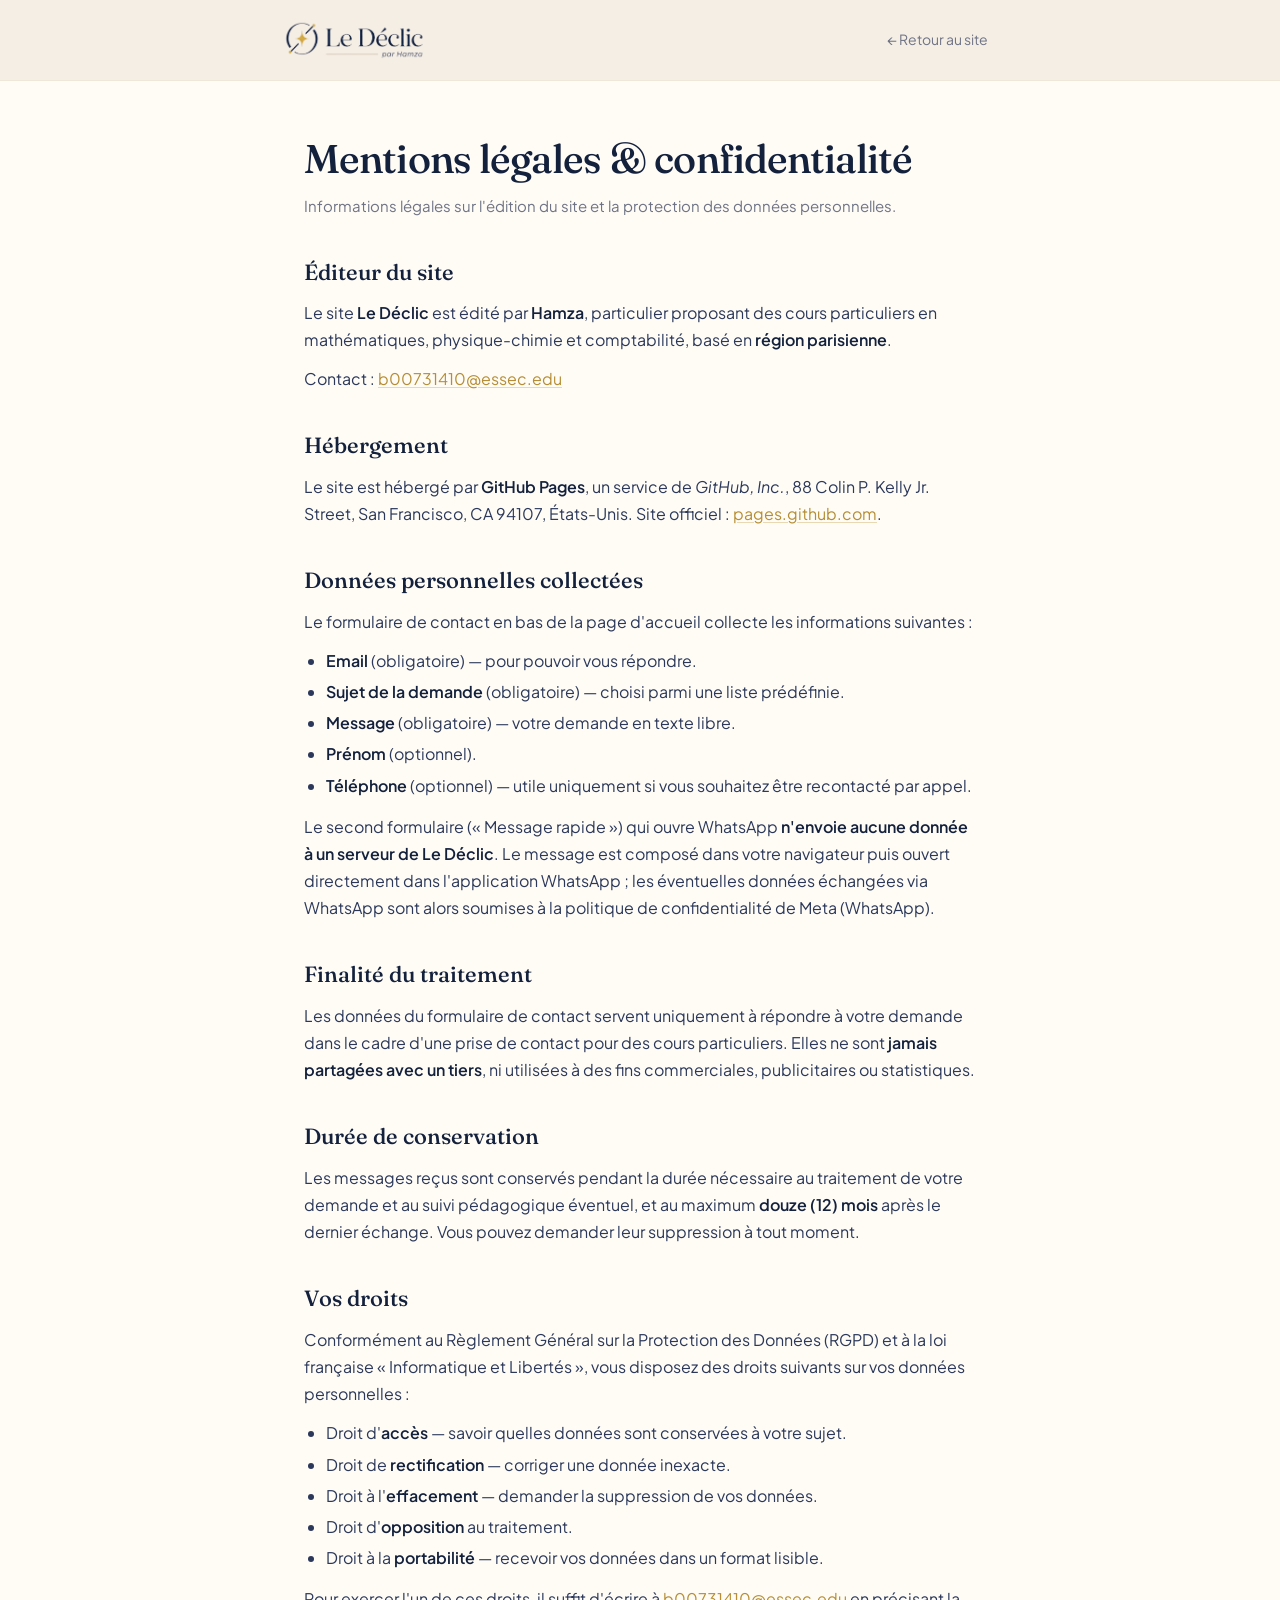
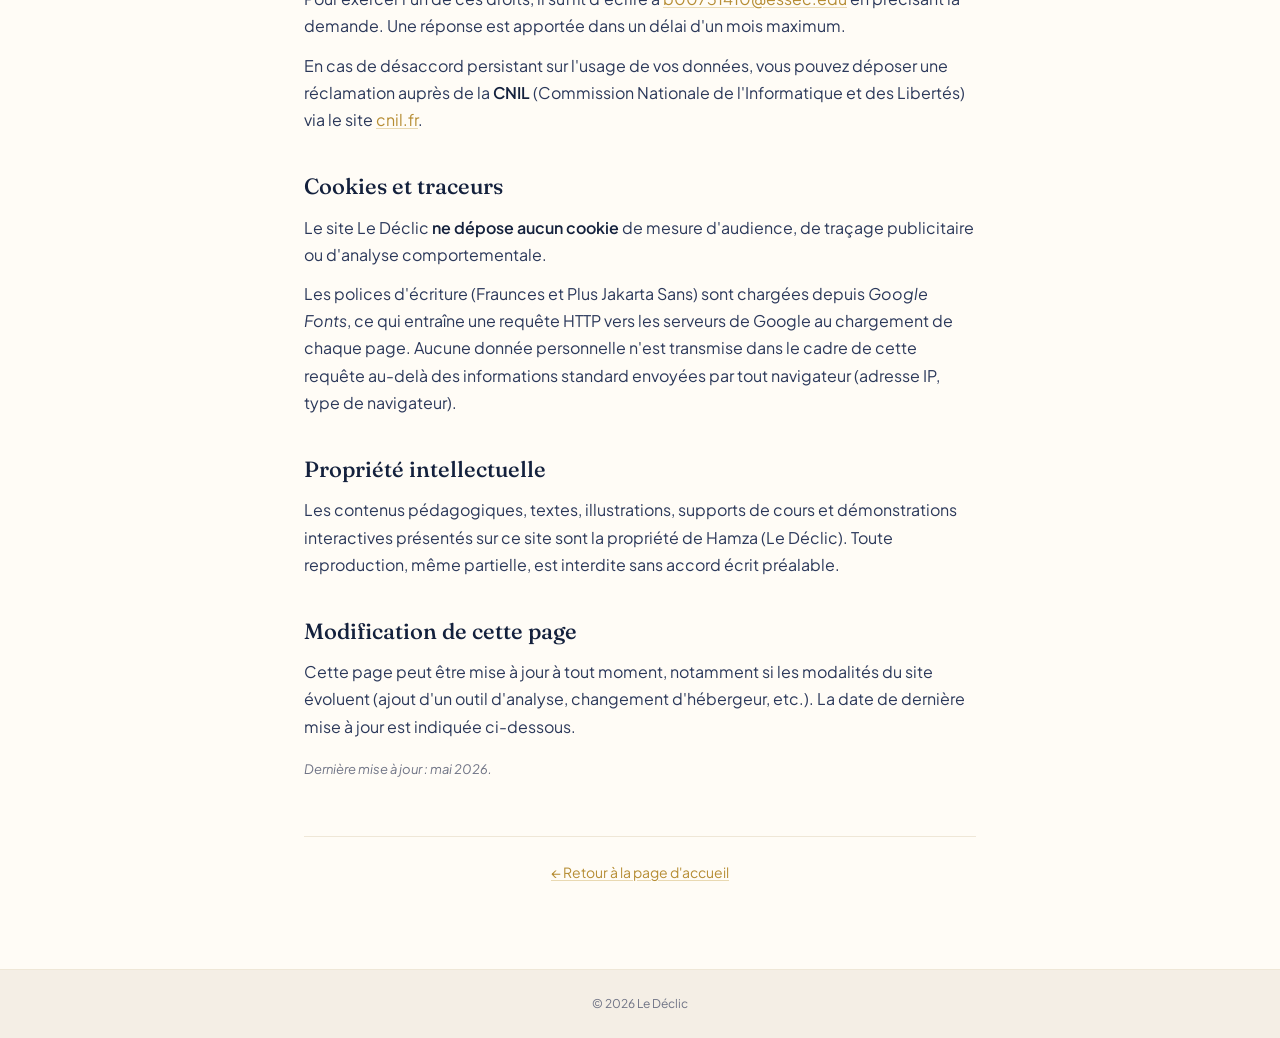
<file: mentions-legales.html>
<!DOCTYPE html>
<html lang="fr">
<head>
<meta charset="UTF-8">
<meta name="viewport" content="width=device-width, initial-scale=1.0">
<title>Mentions légales & confidentialité — Le Déclic</title>
<meta name="description" content="Mentions légales et politique de confidentialité du site Le Déclic.">
<link rel="icon" type="image/svg+xml" href="/assets/favicon.svg">
<link rel="icon" href="/favicon.ico" sizes="any">
<link rel="icon" type="image/png" sizes="96x96" href="/assets/favicon-96.png">
<link rel="icon" type="image/png" sizes="192x192" href="/assets/favicon-192.png">
<link rel="apple-touch-icon" href="/assets/app-icon.png">
<link rel="manifest" href="/site.webmanifest">
<link rel="preconnect" href="https://fonts.googleapis.com">
<link rel="preconnect" href="https://fonts.gstatic.com" crossorigin>
<link href="https://fonts.googleapis.com/css2?family=Fraunces:opsz,wght@9..144,500&family=Plus+Jakarta+Sans:wght@400;500;600&display=swap" rel="stylesheet">
<style>
  *, *::before, *::after { box-sizing: border-box; margin: 0; padding: 0; }
  body {
    font-family: 'Plus Jakarta Sans', -apple-system, BlinkMacSystemFont, system-ui, sans-serif;
    background: #FFFCF6;
    color: #14213D;
    line-height: 1.7;
    font-size: 16px;
    -webkit-font-smoothing: antialiased;
  }
  .site-top {
    padding: 20px 24px;
    border-bottom: 1px solid #EFE7D7;
    background: #F4EEE5;
  }
  .site-top .wrap {
    max-width: 720px;
    margin: 0 auto;
    display: flex;
    align-items: center;
    justify-content: space-between;
  }
  .site-top a.brand {
    display: inline-flex;
    align-items: center;
    text-decoration: none;
  }
  .site-top a.brand img { height: 40px; }
  .site-top a.back {
    font-size: 14px;
    color: #6F7385;
    text-decoration: none;
    padding: 6px 12px;
    border-radius: 8px;
    transition: background .15s;
  }
  .site-top a.back:hover { background: rgba(20,33,61,.05); color: #14213D; }
  main {
    max-width: 720px;
    margin: 0 auto;
    padding: 56px 24px 72px;
  }
  h1 {
    font-family: 'Fraunces', "Iowan Old Style", Georgia, serif;
    font-size: clamp(30px, 4vw, 40px);
    font-weight: 500;
    line-height: 1.1;
    letter-spacing: -0.022em;
    margin-bottom: 12px;
    color: #14213D;
  }
  .lead {
    font-size: 15px;
    color: #6F7385;
    margin-bottom: 40px;
  }
  h2 {
    font-family: 'Fraunces', Georgia, serif;
    font-size: 22px;
    font-weight: 500;
    line-height: 1.2;
    margin-top: 40px;
    margin-bottom: 14px;
    color: #14213D;
  }
  section { margin-bottom: 8px; }
  p { margin-bottom: 12px; color: #2B385A; }
  ul {
    margin: 8px 0 14px 22px;
    color: #2B385A;
  }
  li { margin-bottom: 4px; }
  strong { color: #14213D; font-weight: 600; }
  a {
    color: #B68D34;
    text-decoration: underline;
    text-decoration-color: rgba(201, 162, 75, 0.4);
    text-underline-offset: 2px;
    transition: text-decoration-color .15s;
  }
  a:hover { text-decoration-color: #C9A24B; }
  .updated {
    font-size: 13px;
    color: #6F7385;
    font-style: italic;
    margin-top: 18px;
  }
  .back-to-site {
    margin-top: 56px;
    padding-top: 24px;
    border-top: 1px solid #EFE7D7;
    text-align: center;
    font-size: 14px;
  }
  footer.foot {
    text-align: center;
    font-size: 12px;
    color: #6F7385;
    padding: 24px;
    border-top: 1px solid #EFE7D7;
    background: #F4EEE5;
  }
  @media (max-width: 600px) {
    main { padding: 40px 20px 56px; }
    h1 { font-size: 28px; }
    h2 { font-size: 19px; margin-top: 32px; }
  }
</style>
</head>

<body>

<header class="site-top">
  <div class="wrap">
    <a class="brand" href="Le Declic.html" aria-label="Le Déclic — retour à l'accueil">
      <img src="assets/logo-signature-no-text.png" alt="Le Déclic — par Hamza">
    </a>
    <a class="back" href="Le Declic.html">← Retour au site</a>
  </div>
</header>

<main>

  <h1>Mentions légales &amp; confidentialité</h1>
  <p class="lead">Informations légales sur l'édition du site et la protection des données personnelles.</p>

  <section>
    <h2>Éditeur du site</h2>
    <p>Le site <strong>Le Déclic</strong> est édité par <strong>Hamza</strong>, particulier proposant des cours particuliers en mathématiques, physique-chimie et comptabilité, basé en <strong>région parisienne</strong>.</p>
    <p>Contact : <a href="mailto:b00731410@essec.edu">b00731410@essec.edu</a></p>
  </section>

  <section>
    <h2>Hébergement</h2>
    <p>Le site est hébergé par <strong>GitHub Pages</strong>, un service de <em>GitHub, Inc.</em>, 88 Colin P. Kelly Jr. Street, San Francisco, CA 94107, États-Unis. Site officiel : <a href="https://pages.github.com/" target="_blank" rel="noopener">pages.github.com</a>.</p>
  </section>

  <section>
    <h2>Données personnelles collectées</h2>
    <p>Le formulaire de contact en bas de la page d'accueil collecte les informations suivantes :</p>
    <ul>
      <li><strong>Email</strong> (obligatoire) — pour pouvoir vous répondre.</li>
      <li><strong>Sujet de la demande</strong> (obligatoire) — choisi parmi une liste prédéfinie.</li>
      <li><strong>Message</strong> (obligatoire) — votre demande en texte libre.</li>
      <li><strong>Prénom</strong> (optionnel).</li>
      <li><strong>Téléphone</strong> (optionnel) — utile uniquement si vous souhaitez être recontacté par appel.</li>
    </ul>
    <p>Le second formulaire (« Message rapide ») qui ouvre WhatsApp <strong>n'envoie aucune donnée à un serveur de Le Déclic</strong>. Le message est composé dans votre navigateur puis ouvert directement dans l'application WhatsApp ; les éventuelles données échangées via WhatsApp sont alors soumises à la politique de confidentialité de Meta (WhatsApp).</p>
  </section>

  <section>
    <h2>Finalité du traitement</h2>
    <p>Les données du formulaire de contact servent uniquement à répondre à votre demande dans le cadre d'une prise de contact pour des cours particuliers. Elles ne sont <strong>jamais partagées avec un tiers</strong>, ni utilisées à des fins commerciales, publicitaires ou statistiques.</p>
  </section>

  <section>
    <h2>Durée de conservation</h2>
    <p>Les messages reçus sont conservés pendant la durée nécessaire au traitement de votre demande et au suivi pédagogique éventuel, et au maximum <strong>douze (12) mois</strong> après le dernier échange. Vous pouvez demander leur suppression à tout moment.</p>
  </section>

  <section>
    <h2>Vos droits</h2>
    <p>Conformément au Règlement Général sur la Protection des Données (RGPD) et à la loi française « Informatique et Libertés », vous disposez des droits suivants sur vos données personnelles :</p>
    <ul>
      <li>Droit d'<strong>accès</strong> — savoir quelles données sont conservées à votre sujet.</li>
      <li>Droit de <strong>rectification</strong> — corriger une donnée inexacte.</li>
      <li>Droit à l'<strong>effacement</strong> — demander la suppression de vos données.</li>
      <li>Droit d'<strong>opposition</strong> au traitement.</li>
      <li>Droit à la <strong>portabilité</strong> — recevoir vos données dans un format lisible.</li>
    </ul>
    <p>Pour exercer l'un de ces droits, il suffit d'écrire à <a href="mailto:b00731410@essec.edu">b00731410@essec.edu</a> en précisant la demande. Une réponse est apportée dans un délai d'un mois maximum.</p>
    <p>En cas de désaccord persistant sur l'usage de vos données, vous pouvez déposer une réclamation auprès de la <strong>CNIL</strong> (Commission Nationale de l'Informatique et des Libertés) via le site <a href="https://www.cnil.fr/" target="_blank" rel="noopener">cnil.fr</a>.</p>
  </section>

  <section>
    <h2>Cookies et traceurs</h2>
    <p>Le site Le Déclic <strong>ne dépose aucun cookie</strong> de mesure d'audience, de traçage publicitaire ou d'analyse comportementale.</p>
    <p>Les polices d'écriture (Fraunces et Plus Jakarta Sans) sont chargées depuis <em>Google Fonts</em>, ce qui entraîne une requête HTTP vers les serveurs de Google au chargement de chaque page. Aucune donnée personnelle n'est transmise dans le cadre de cette requête au-delà des informations standard envoyées par tout navigateur (adresse IP, type de navigateur).</p>
  </section>

  <section>
    <h2>Propriété intellectuelle</h2>
    <p>Les contenus pédagogiques, textes, illustrations, supports de cours et démonstrations interactives présentés sur ce site sont la propriété de Hamza (Le Déclic). Toute reproduction, même partielle, est interdite sans accord écrit préalable.</p>
  </section>

  <section>
    <h2>Modification de cette page</h2>
    <p>Cette page peut être mise à jour à tout moment, notamment si les modalités du site évoluent (ajout d'un outil d'analyse, changement d'hébergeur, etc.). La date de dernière mise à jour est indiquée ci-dessous.</p>
    <p class="updated">Dernière mise à jour : mai 2026.</p>
  </section>

  <p class="back-to-site"><a href="Le Declic.html">← Retour à la page d'accueil</a></p>

</main>

<footer class="foot">
  © <span id="yr"></span> Le Déclic
</footer>

<script>
  document.getElementById('yr').textContent = new Date().getFullYear();
</script>

</body>
</html>
</file>
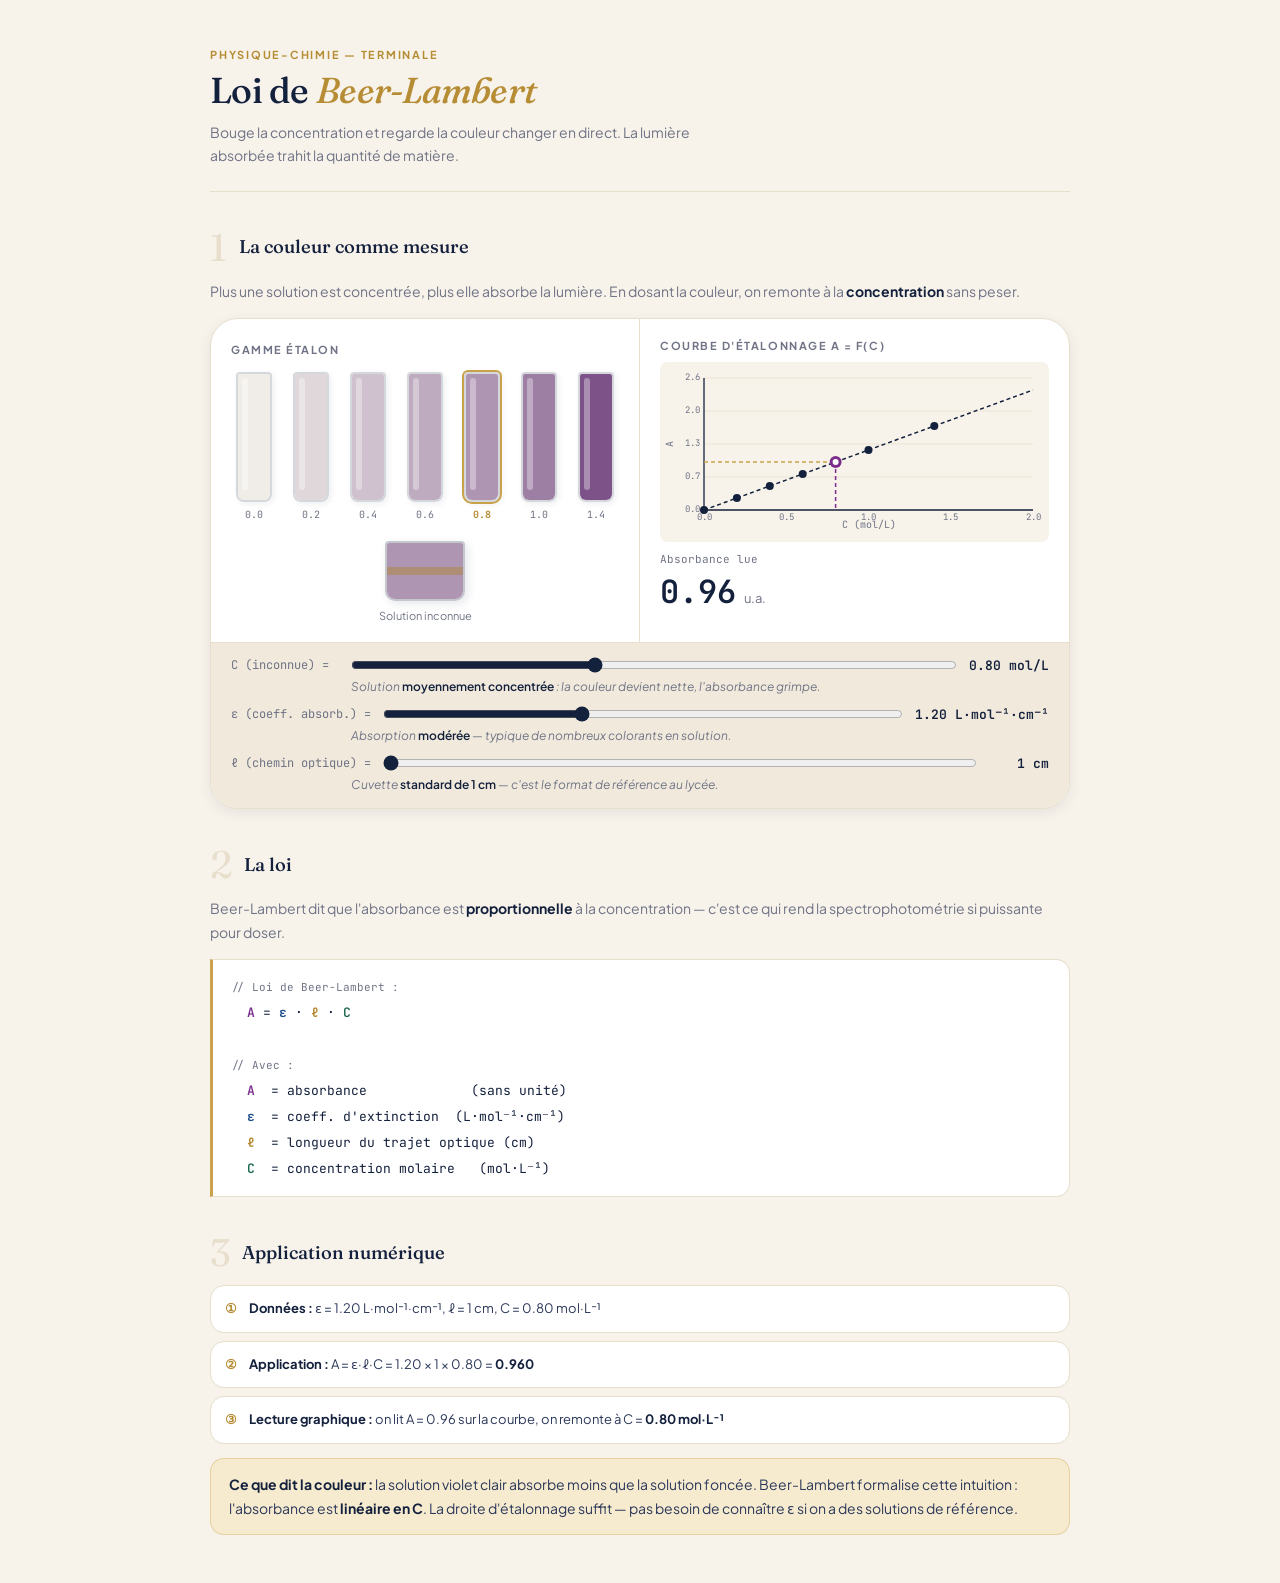
<file: courses/chimie-beer-lambert.html>
<!DOCTYPE html>
<html lang="fr">
<head>
<meta charset="UTF-8">
<meta name="viewport" content="width=device-width, initial-scale=1.0">
<title>Loi de Beer-Lambert — Le Déclic</title>
<link rel="icon" type="image/svg+xml" href="/assets/favicon.svg">
<link rel="icon" href="/favicon.ico" sizes="any">
<link rel="icon" type="image/png" sizes="96x96" href="/assets/favicon-96.png">
<link rel="icon" type="image/png" sizes="192x192" href="/assets/favicon-192.png">
<link rel="apple-touch-icon" href="/assets/app-icon.png">
<link rel="manifest" href="/site.webmanifest">
<link rel="preconnect" href="https://fonts.googleapis.com">
<link href="https://fonts.googleapis.com/css2?family=Fraunces:opsz,ital,wght@9..144,0,400;9..144,0,500;9..144,1,400&family=Plus+Jakarta+Sans:wght@400;500;600;700&family=JetBrains+Mono:wght@400;500;600&display=swap" rel="stylesheet">
<style>
:root {
  --bg:        #F7F2EA;
  --bg-2:      #F1EADC;
  --surface:   #FFFFFF;
  --ink:       #14213D;
  --ink-soft:  #2B385A;
  --muted:     #6F7385;
  --border:    #E7DECC;
  --navy:      #14213D;
  --gold:      #C9A24B;
  --gold-2:    #B68D34;
  --gold-tint: #F6EBCF;
  --ff-serif:  "Fraunces", Georgia, serif;
  --ff-sans:   "Plus Jakarta Sans", system-ui, sans-serif;
  --ff-mono:   "JetBrains Mono", monospace;
  --r-md: 14px; --r-lg: 20px; --r-xl: 28px;
  --sh-md: 0 4px 14px rgba(20,33,61,.07);
}
*, *::before, *::after { box-sizing: border-box; margin: 0; padding: 0; }
body { font-family: var(--ff-sans); background: var(--bg); color: var(--ink); min-height: 100vh; padding: clamp(24px,4vw,48px) clamp(18px,4vw,40px); -webkit-font-smoothing: antialiased; }
/* iOS : rend la zone immédiatement "cliquable" (1er touch livré, pas consommé). Tactile uniquement. */
@media (pointer: coarse) { body { cursor: pointer; } }

.page { max-width: 860px; margin: 0 auto; display: flex; flex-direction: column; gap: 36px; }
.eyebrow { font-size: 11px; font-weight: 700; letter-spacing: .16em; text-transform: uppercase; color: var(--gold-2); }
.page-header { display: flex; flex-direction: column; gap: 10px; padding-bottom: 24px; border-bottom: 1px solid var(--border); }
.page-header h1 { font-family: var(--ff-serif); font-size: clamp(24px,3.5vw,36px); font-weight: 500; letter-spacing: -0.02em; line-height: 1.1; }
.page-header h1 em { font-style: italic; color: var(--gold-2); }
.page-header p { font-size: 14px; color: var(--muted); line-height: 1.65; max-width: 54ch; }

.block { display: flex; flex-direction: column; gap: 14px; }
.block-label { display: flex; align-items: center; gap: 12px; }
.block-num { font-family: var(--ff-serif); font-size: 2.4rem; font-weight: 400; color: var(--border); line-height: 1; }
.block-title { font-family: var(--ff-serif); font-size: 1.15rem; font-weight: 500; }
.block p { font-size: 14px; color: var(--muted); line-height: 1.7; }
.block p strong { color: var(--ink); }

/* Visualisation centrale — tubes + courbe côte à côte */
.viz-card {
  background: var(--surface);
  border: 1px solid var(--border);
  border-radius: var(--r-xl);
  overflow: hidden;
  box-shadow: var(--sh-md);
}

.viz-body {
  display: grid;
  grid-template-columns: 1fr 1fr;
  gap: 0;
}
@media (max-width: 600px) { .viz-body { grid-template-columns: 1fr; } }

.viz-left {
  padding: 24px 20px 20px;
  border-right: 1px solid var(--border);
  display: flex;
  flex-direction: column;
  align-items: center;
  gap: 16px;
}
.viz-left-label {
  font-size: 11px; font-weight: 700; letter-spacing: .14em;
  text-transform: uppercase; color: var(--muted);
  align-self: flex-start;
}

/* Tubes */
.tubes-row {
  display: flex;
  align-items: flex-end;
  justify-content: center;
  gap: 10px;
  width: 100%;
}
.tube-wrap {
  display: flex;
  flex-direction: column;
  align-items: center;
  gap: 6px;
  flex: 1;
  max-width: 52px;
}
.tube-body {
  width: 36px;
  height: 130px;
  border-radius: 4px 4px 8px 8px;
  border: 2px solid rgba(20,33,61,.18);
  position: relative;
  overflow: hidden;
  background: rgba(255,255,255,.6);
  box-shadow: inset 0 0 0 1px rgba(255,255,255,.4), 2px 2px 6px rgba(20,33,61,.07);
}
.tube-fill {
  position: absolute;
  bottom: 0; left: 0; right: 0;
  transition: height .4s ease, background-color .4s ease;
}
.tube-shine {
  position: absolute;
  top: 4px; left: 4px;
  width: 6px; bottom: 10px;
  border-radius: 3px;
  background: rgba(255,255,255,.35);
  pointer-events: none;
}
.tube-label {
  font-family: var(--ff-mono);
  font-size: 10px;
  color: var(--muted);
  text-align: center;
  white-space: nowrap;
}
.tube-active-marker {
  font-size: 9px;
  font-weight: 700;
  letter-spacing: .05em;
  color: var(--gold-2);
  text-transform: uppercase;
}

/* Cuvette */
.cuvette-wrap {
  display: flex;
  flex-direction: column;
  align-items: center;
  gap: 8px;
  margin-top: 4px;
}
.cuvette {
  width: 80px;
  height: 60px;
  border-radius: 4px 4px 10px 10px;
  border: 2.5px solid rgba(20,33,61,.25);
  position: relative;
  overflow: hidden;
  background: rgba(255,255,255,.5);
  box-shadow: inset 0 0 0 1px rgba(255,255,255,.5), 3px 3px 10px rgba(20,33,61,.1);
}
.cuvette-fill {
  position: absolute;
  bottom: 0; left: 0; right: 0;
  height: 100%;
  transition: background-color .4s ease;
}
.cuvette-beam {
  position: absolute;
  top: 50%; left: -16px; right: -16px;
  transform: translateY(-50%);
  height: 8px;
  border-radius: 4px;
  background: rgba(255,230,100,.55);
  pointer-events: none;
  transition: opacity .3s;
  mix-blend-mode: multiply;
}
.cuvette-label { font-size: 11px; color: var(--muted); text-align: center; }

/* Courbe canvas */
.viz-right {
  padding: 20px;
  display: flex;
  flex-direction: column;
  gap: 10px;
}
.viz-right-label {
  font-size: 11px; font-weight: 700; letter-spacing: .14em;
  text-transform: uppercase; color: var(--muted);
}
#curveCanvas { display: block; width: 100%; border-radius: 8px; }

/* Absorbance display */
.abs-display {
  display: flex;
  align-items: baseline;
  gap: 8px;
}
.abs-val {
  font-family: var(--ff-mono);
  font-size: 2rem;
  font-weight: 600;
  color: var(--navy);
  transition: color .3s;
}
.abs-unit { font-size: 13px; color: var(--muted); }

.controls {
  padding: 14px 20px;
  border-top: 1px solid var(--border);
  background: var(--bg-2);
  display: flex;
  flex-direction: column;
  gap: 10px;
}
.slider-group { display: flex; flex-direction: column; gap: 4px; }
.slider-row { display: flex; align-items: center; gap: 12px; }
.slider-row label { font-size: 12px; color: var(--muted); font-family: var(--ff-mono); white-space: nowrap; min-width: 108px; }
.slider-row input[type=range] { flex: 1; accent-color: var(--navy); cursor: pointer; }
.slider-val { font-family: var(--ff-mono); font-size: 13px; font-weight: 600; color: var(--navy); min-width: 60px; text-align: right; }
.slider-hint { font-size: 12px; color: var(--muted); line-height: 1.5; padding-left: 120px; font-style: italic; }
.slider-hint strong { color: var(--ink); font-style: normal; font-weight: 600; }
@media (max-width: 520px) { .slider-hint { padding-left: 0; } }

/* ── Compactage mobile : tubes / cuvette / contrôles plus petits ── */
@media (max-width: 600px) {
  .viz-left { padding: 14px 12px; gap: 10px; }
  .viz-right { padding: 14px 12px; gap: 8px; }
  .tube-body { height: 86px; width: 28px; }
  .tube-wrap { max-width: 42px; }
  .tubes-row { gap: 6px; }
  .tube-label { font-size: 9px; }
  .cuvette { width: 64px; height: 48px; }
  .abs-val { font-size: 1.5rem; }
  .controls { padding: 12px 14px; gap: 14px; }
  .viz-right-label, .viz-left-label { font-size: 10px; }

  /* Sliders : layout 2 lignes — label au-dessus, slider + valeur en dessous */
  .slider-row {
    display: grid;
    grid-template-columns: 1fr auto;
    gap: 4px 10px;
    align-items: center;
  }
  .slider-row label {
    grid-column: 1 / -1;
    min-width: 0;
    white-space: normal;
    font-size: 11px;
    line-height: 1.3;
  }
  .slider-row input[type=range] {
    grid-row: 2; grid-column: 1;
    width: 100%;
  }
  .slider-val {
    grid-row: 2; grid-column: 2;
    min-width: 0;
    font-size: 11px;
    white-space: nowrap;
    text-align: right;
  }
}
@media (max-width: 420px) {
  .tube-body { height: 72px; width: 24px; }
  .tube-wrap { max-width: 36px; }
  .cuvette { width: 56px; height: 42px; }
}

/* Sur écran étroit on stack viz-body sur 1 colonne et on permet de scroller dans le modal */
@media (max-width: 600px) {
  .viz-body > .viz-left { border-right: none; border-bottom: 1px solid var(--border); }
}

.formula {
  background: var(--surface);
  border: 1px solid var(--border);
  border-left: 3px solid var(--gold);
  border-radius: 0 var(--r-md) var(--r-md) 0;
  padding: 14px 18px;
  font-family: var(--ff-mono);
  font-size: 13px;
  line-height: 2;
}
.formula .cm { color: var(--muted); font-size: 11px; }
.acc { color: #7b2d8b; font-weight: 600; }
.grn { color: #1f6b54; font-weight: 600; }
.blu { color: #1a4a8a; font-weight: 600; }
.gld { color: var(--gold-2); font-weight: 600; }

.steps { display: flex; flex-direction: column; gap: 8px; }
.step { display: flex; gap: 12px; padding: 12px 14px; background: var(--surface); border: 1px solid var(--border); border-radius: var(--r-md); font-size: 13px; line-height: 1.65; }
.step .sn { color: var(--gold-2); font-family: var(--ff-mono); font-weight: 600; flex-shrink: 0; }
.step .st { color: var(--ink-soft); }
.step .st strong { color: var(--ink); }

.callout { background: var(--gold-tint); border: 1px solid rgba(201,162,75,.35); border-radius: var(--r-md); padding: 14px 18px; font-size: 14px; line-height: 1.7; color: var(--ink-soft); }
.callout strong { color: var(--ink); }
</style>
</head>
<body>
<div class="page">

  <header class="page-header">
    <span class="eyebrow">Physique-Chimie — Terminale</span>
    <h1>Loi de <em>Beer-Lambert</em></h1>
    <p>Bouge la concentration et regarde la couleur changer en direct. La lumière absorbée trahit la quantité de matière.</p>
  </header>

  <div class="block">
    <div class="block-label">
      <span class="block-num">1</span>
      <span class="block-title">La couleur comme mesure</span>
    </div>
    <p>Plus une solution est concentrée, plus elle absorbe la lumière. En dosant la couleur, on remonte à la <strong>concentration</strong> sans peser.</p>

    <div class="viz-card">
      <div class="viz-body">
        <!-- Tubes gamme étalon + cuvette -->
        <div class="viz-left">
          <span class="viz-left-label">Gamme étalon</span>
          <div class="tubes-row" id="tubesRow"></div>
          <div class="cuvette-wrap">
            <div class="cuvette" id="cuvette">
              <div class="cuvette-fill" id="cuvetteFill"></div>
              <div class="cuvette-beam"></div>
            </div>
            <span class="cuvette-label">Solution inconnue</span>
          </div>
        </div>
        <!-- Courbe d'étalonnage -->
        <div class="viz-right">
          <span class="viz-right-label">Courbe d'étalonnage A = f(C)</span>
          <canvas id="curveCanvas" height="180"></canvas>
          <div>
            <div style="font-size:11px;color:var(--muted);margin-bottom:4px;font-family:var(--ff-mono);">Absorbance lue</div>
            <div class="abs-display">
              <span class="abs-val" id="absVal">0.00</span>
              <span class="abs-unit">u.a.</span>
            </div>
          </div>
        </div>
      </div>

      <div class="controls">
        <div class="slider-group">
          <div class="slider-row">
            <label>C (inconnue) =</label>
            <input type="range" id="slC" min="0" max="200" value="80" step="1">
            <span class="slider-val" id="svC">0.80 mol/L</span>
          </div>
          <div class="slider-hint" id="hintC"></div>
        </div>
        <div class="slider-group">
          <div class="slider-row">
            <label>ε (coeff. absorb.) =</label>
            <input type="range" id="slEps" min="1" max="30" value="12" step="1">
            <span class="slider-val" id="svEps">1.20 L·mol⁻¹·cm⁻¹</span>
          </div>
          <div class="slider-hint" id="hintEps"></div>
        </div>
        <div class="slider-group">
          <div class="slider-row">
            <label>ℓ (chemin optique) =</label>
            <input type="range" id="slL" min="1" max="5" value="1" step="1">
            <span class="slider-val" id="svL">1 cm</span>
          </div>
          <div class="slider-hint" id="hintL"></div>
        </div>
      </div>
    </div>
  </div>

  <!-- BLOC 2 : loi -->
  <div class="block">
    <div class="block-label">
      <span class="block-num">2</span>
      <span class="block-title">La loi</span>
    </div>
    <p>Beer-Lambert dit que l'absorbance est <strong>proportionnelle</strong> à la concentration — c'est ce qui rend la spectrophotométrie si puissante pour doser.</p>
    <div class="formula">
      <span class="cm">// Loi de Beer-Lambert :</span><br>
      &nbsp;&nbsp;<span class="acc">A</span> = <span class="blu">ε</span> · <span class="gld">ℓ</span> · <span class="grn">C</span><br><br>
      <span class="cm">// Avec :</span><br>
      &nbsp;&nbsp;<span class="acc">A</span> &nbsp;= absorbance &nbsp;&nbsp;&nbsp;&nbsp;&nbsp;&nbsp;&nbsp;&nbsp;&nbsp;&nbsp;&nbsp;&nbsp;(sans unité)<br>
      &nbsp;&nbsp;<span class="blu">ε</span> &nbsp;= coeff. d'extinction &nbsp;(L·mol⁻¹·cm⁻¹)<br>
      &nbsp;&nbsp;<span class="gld">ℓ</span> &nbsp;= longueur du trajet optique (cm)<br>
      &nbsp;&nbsp;<span class="grn">C</span> &nbsp;= concentration molaire &nbsp;&nbsp;(mol·L⁻¹)
    </div>
  </div>

  <!-- BLOC 3 : calcul -->
  <div class="block">
    <div class="block-label">
      <span class="block-num">3</span>
      <span class="block-title">Application numérique</span>
    </div>
    <div class="steps" id="steps"></div>
    <div class="callout" id="callout"></div>
  </div>

</div>

<script>
// Couleur de la solution (permanganate de potassium style — violet foncé)
// On interpole entre eau claire (#f0eee8) et violet foncé (#4a1060)
function solutionColor(C, Cmax) {
  const t = Math.min(C / Cmax, 1);
  // interpolation en RGB
  const r0=240,g0=237,b0=232; // eau claire
  const r1=74, g1=16, b1=96;  // violet foncé concentré
  const r = Math.round(r0 + (r1-r0)*t);
  const g = Math.round(g0 + (g1-g0)*t);
  const b = Math.round(b0 + (b1-b0)*t);
  return `rgb(${r},${g},${b})`;
}

const STANDARDS = [0, 0.2, 0.4, 0.6, 0.8, 1.0, 1.4]; // mol/L
const Cmax = 2.0;

// Build tubes
const tubesRow = document.getElementById('tubesRow');
STANDARDS.forEach((c, i) => {
  const wrap = document.createElement('div');
  wrap.className = 'tube-wrap';
  wrap.innerHTML = `
    <div class="tube-body" id="tube-${i}">
      <div class="tube-fill" id="tubefill-${i}" style="height:100%;background:${solutionColor(c,Cmax)}"></div>
      <div class="tube-shine"></div>
    </div>
    <span class="tube-label" id="tubelabel-${i}">${c.toFixed(1)}</span>
  `;
  tubesRow.appendChild(wrap);
});

let C = 0.80, eps = 1.2, L = 1;

function absorbance(c, e, l) { return Math.min(e * l * c, 3.5); }

function updateTubeHighlight(c) {
  // find closest standard
  let best = 0, bestDist = Infinity;
  STANDARDS.forEach((s, i) => { const d = Math.abs(s - c); if (d < bestDist) { bestDist = d; best = i; } });
  STANDARDS.forEach((_, i) => {
    const lbl = document.getElementById(`tubelabel-${i}`);
    const tube = document.getElementById(`tube-${i}`);
    if (i === best) {
      lbl.innerHTML = `<span style="color:var(--gold-2);font-weight:700">${STANDARDS[i].toFixed(1)}</span>`;
      tube.style.outline = '2px solid var(--gold)';
    } else {
      lbl.textContent = STANDARDS[i].toFixed(1);
      tube.style.outline = 'none';
    }
  });
}

function drawCurve(c, A) {
  const canvas = document.getElementById('curveCanvas');
  const W = canvas.parentElement.clientWidth - 40;
  // Hauteur adaptative pour la courbe d'étalonnage
  const vw = window.innerWidth;
  const H = vw < 420 ? 130 : vw < 600 ? 150 : 180;
  const r = window.devicePixelRatio || 1;
  canvas.width  = W * r; canvas.height = H * r;
  canvas.style.width = W+'px'; canvas.style.height = H+'px';
  const ctx = canvas.getContext('2d');
  ctx.scale(r, r);

  const pad = { t: 16, r: 16, b: 32, l: 44 };
  const iw = W - pad.l - pad.r;
  const ih = H - pad.t - pad.b;
  const Amax = Math.max(absorbance(Cmax, eps, L), A, 0.1) * 1.1;

  const px = x => pad.l + (x / Cmax) * iw;
  const py = y => pad.t + ih - (y / Amax) * ih;

  // Background
  ctx.fillStyle = '#F7F2EA';
  ctx.fillRect(0, 0, W, H);

  // Grid
  ctx.strokeStyle = '#E7DECC'; ctx.lineWidth = 0.7;
  for (let i = 0; i <= 4; i++) {
    const y = pad.t + (ih / 4) * i;
    ctx.beginPath(); ctx.moveTo(pad.l, y); ctx.lineTo(W - pad.r, y); ctx.stroke();
  }

  // Axes
  ctx.strokeStyle = '#14213D'; ctx.lineWidth = 1.3;
  ctx.beginPath(); ctx.moveTo(pad.l, pad.t); ctx.lineTo(pad.l, pad.t + ih); ctx.stroke();
  ctx.beginPath(); ctx.moveTo(pad.l, pad.t + ih); ctx.lineTo(W - pad.r, pad.t + ih); ctx.stroke();

  // Axis labels
  ctx.fillStyle = '#6F7385'; ctx.font = `10px "JetBrains Mono", monospace`;
  ctx.textAlign = 'center'; ctx.textBaseline = 'top';
  ctx.fillText('C (mol/L)', pad.l + iw / 2, H - pad.b + 10);
  ctx.save(); ctx.translate(10, pad.t + ih / 2); ctx.rotate(-Math.PI/2);
  ctx.textAlign = 'center'; ctx.textBaseline = 'middle';
  ctx.fillText('A', 0, 0); ctx.restore();

  // Tick values
  ctx.fillStyle = '#6F7385'; ctx.font = `9px "JetBrains Mono", monospace`;
  ctx.textAlign = 'right'; ctx.textBaseline = 'middle';
  for (let i = 0; i <= 4; i++) {
    const val = (Amax / 4) * (4 - i);
    ctx.fillText(val.toFixed(1), pad.l - 4, pad.t + (ih / 4) * i);
  }
  ctx.textAlign = 'center'; ctx.textBaseline = 'top';
  [0, 0.5, 1.0, 1.5, 2.0].forEach(v => {
    ctx.fillText(v.toFixed(1), px(v), pad.t + ih + 3);
  });

  // Étalon points
  STANDARDS.forEach(cs => {
    const As = absorbance(cs, eps, L);
    ctx.beginPath();
    ctx.arc(px(cs), py(As), 4, 0, Math.PI*2);
    ctx.fillStyle = '#14213D'; ctx.fill();
  });

  // Droite étalonnage (A = eps*L*c)
  ctx.beginPath();
  ctx.moveTo(px(0), py(0));
  ctx.lineTo(px(Cmax), py(absorbance(Cmax, eps, L)));
  ctx.strokeStyle = '#14213D'; ctx.lineWidth = 1.5;
  ctx.setLineDash([4, 3]); ctx.stroke(); ctx.setLineDash([]);

  // Lecture de la concentration inconnue
  // Trait horizontal de A vers la droite
  ctx.strokeStyle = '#C9A24B'; ctx.lineWidth = 1.5; ctx.setLineDash([4,3]);
  ctx.beginPath(); ctx.moveTo(pad.l, py(A)); ctx.lineTo(px(c), py(A)); ctx.stroke();
  // Trait vertical vers l'axe x
  ctx.strokeStyle = '#7b2d8b';
  ctx.beginPath(); ctx.moveTo(px(c), py(A)); ctx.lineTo(px(c), py(0)); ctx.stroke();
  ctx.setLineDash([]);

  // Point solution inconnue
  ctx.beginPath();
  ctx.arc(px(c), py(A), 6, 0, Math.PI*2);
  ctx.fillStyle = '#7b2d8b'; ctx.fill();
  ctx.fillStyle = 'white'; 
  ctx.beginPath(); ctx.arc(px(c), py(A), 3, 0, Math.PI*2); ctx.fill();
}

function update() {
  const A = absorbance(C, eps, L);

  // Cuvette color
  document.getElementById('cuvetteFill').style.backgroundColor = solutionColor(C, Cmax);
  document.getElementById('absVal').textContent = A.toFixed(2);

  updateTubeHighlight(C);
  drawCurve(C, A);

  // Hints — texte vulgarisé selon la valeur de chaque slider
  // C — concentration
  let hintC;
  if (C < 0.2) {
    hintC = `Solution <strong>très diluée</strong> : presque incolore, la lumière passe quasiment sans être absorbée.`;
  } else if (C < 0.7) {
    hintC = `Solution <strong>peu concentrée</strong> : la couleur reste pâle, l'absorbance est faible.`;
  } else if (C < 1.3) {
    hintC = `Solution <strong>moyennement concentrée</strong> : la couleur devient nette, l'absorbance grimpe.`;
  } else {
    hintC = `Solution <strong>très concentrée</strong> : couleur intense, la lumière est fortement absorbée.`;
  }
  document.getElementById('hintC').innerHTML = hintC;

  // ε — coefficient d'extinction (propriété de l'espèce)
  let hintEps;
  if (eps < 0.4) {
    hintEps = `Espèce chimique qui <strong>absorbe peu</strong> : il faudrait beaucoup de matière pour voir un effet.`;
  } else if (eps < 1.5) {
    hintEps = `Absorption <strong>modérée</strong> — typique de nombreux colorants en solution.`;
  } else {
    hintEps = `Espèce qui <strong>absorbe fortement</strong> la lumière à cette longueur d'onde : très adaptée au dosage par colorimétrie.`;
  }
  document.getElementById('hintEps').innerHTML = hintEps;

  // ℓ — chemin optique (longueur de la cuvette)
  let hintL;
  if (L === 1) {
    hintL = `Cuvette <strong>standard de 1 cm</strong> — c'est le format de référence au lycée.`;
  } else if (L <= 3) {
    hintL = `Cuvette <strong>plus longue</strong> (${L} cm) : la lumière traverse plus de solution, donc absorbance ${L}× plus grande.`;
  } else {
    hintL = `Chemin <strong>très long</strong> (${L} cm) : utile pour doser des solutions très diluées.`;
  }
  document.getElementById('hintL').innerHTML = hintL;

  // Steps
  document.getElementById('steps').innerHTML = `
    <div class="step"><span class="sn">①</span><span class="st"><strong>Données :</strong> ε = ${eps.toFixed(2)} L·mol⁻¹·cm⁻¹, ℓ = ${L} cm, C = ${C.toFixed(2)} mol·L⁻¹</span></div>
    <div class="step"><span class="sn">②</span><span class="st"><strong>Application :</strong> A = ε·ℓ·C = ${eps.toFixed(2)} × ${L} × ${C.toFixed(2)} = <strong>${A.toFixed(3)}</strong></span></div>
    <div class="step"><span class="sn">③</span><span class="st"><strong>Lecture graphique :</strong> on lit A = ${A.toFixed(2)} sur la courbe, on remonte à C = <strong>${C.toFixed(2)} mol·L⁻¹</strong></span></div>
  `;

  document.getElementById('callout').innerHTML = `
    <strong>Ce que dit la couleur :</strong> la solution violet clair absorbe moins que la solution foncée. Beer-Lambert formalise cette intuition : l'absorbance est <strong>linéaire en C</strong>. La droite d'étalonnage suffit — pas besoin de connaître ε si on a des solutions de référence.
  `;
}

// Sliders
const slC   = document.getElementById('slC');
const svC   = document.getElementById('svC');
const slEps = document.getElementById('slEps');
const svEps = document.getElementById('svEps');
const slL   = document.getElementById('slL');
const svL   = document.getElementById('svL');

slC.addEventListener('input', () => {
  C = slC.value / 100;
  svC.textContent = C.toFixed(2) + ' mol/L';
  update();
});
slEps.addEventListener('input', () => {
  eps = slEps.value / 10;
  svEps.textContent = eps.toFixed(2) + ' L·mol⁻¹·cm⁻¹';
  update();
});
slL.addEventListener('input', () => {
  L = +slL.value;
  svL.textContent = L + ' cm';
  update();
});

window.addEventListener('resize', update);
update();

</script>
</body>
</html>
</file>
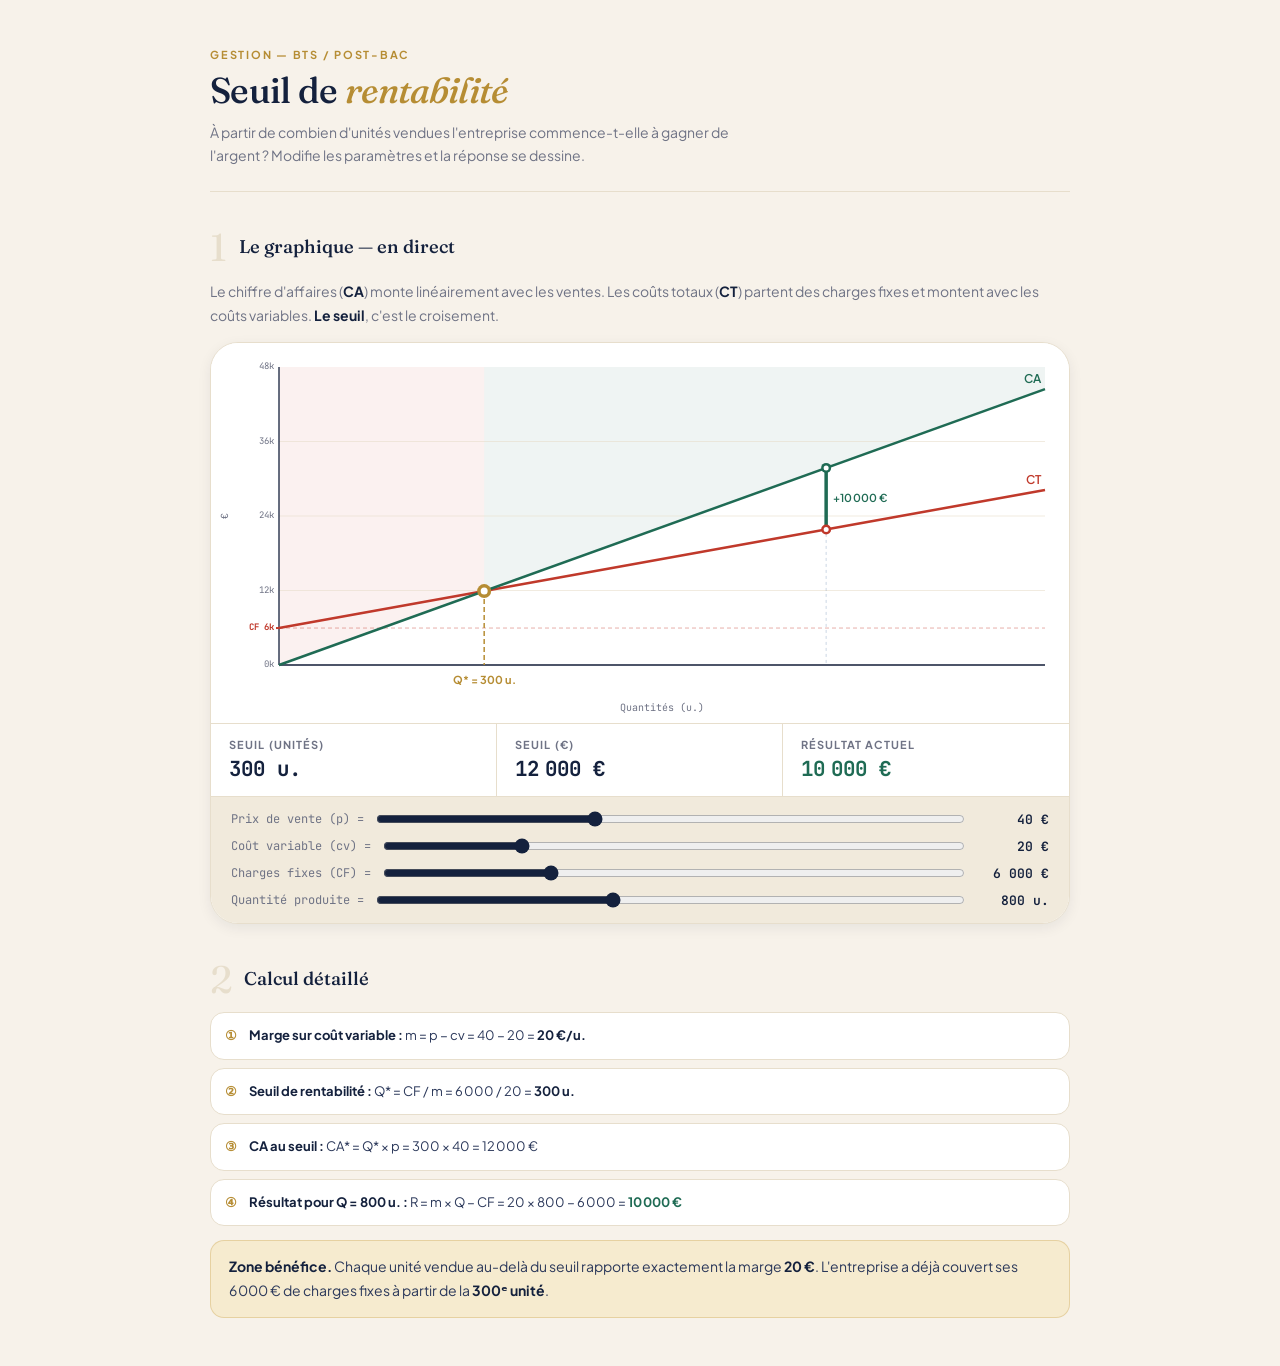
<file: courses/compta-seuil-rentabilite.html>
<!DOCTYPE html>
<html lang="fr">
<head>
<meta charset="UTF-8">
<meta name="viewport" content="width=device-width, initial-scale=1.0">
<title>Seuil de rentabilité — Le Déclic</title>
<link rel="icon" type="image/svg+xml" href="/assets/favicon.svg">
<link rel="icon" href="/favicon.ico" sizes="any">
<link rel="icon" type="image/png" sizes="96x96" href="/assets/favicon-96.png">
<link rel="icon" type="image/png" sizes="192x192" href="/assets/favicon-192.png">
<link rel="apple-touch-icon" href="/assets/app-icon.png">
<link rel="manifest" href="/site.webmanifest">
<link rel="preconnect" href="https://fonts.googleapis.com">
<link href="https://fonts.googleapis.com/css2?family=Fraunces:opsz,ital,wght@9..144,0,400;9..144,0,500;9..144,1,400&family=Plus+Jakarta+Sans:wght@400;500;600;700&family=JetBrains+Mono:wght@400;500;600&display=swap" rel="stylesheet">
<style>
:root {
  --bg:        #F7F2EA;
  --bg-2:      #F1EADC;
  --surface:   #FFFFFF;
  --ink:       #14213D;
  --ink-soft:  #2B385A;
  --muted:     #6F7385;
  --border:    #E7DECC;
  --navy:      #14213D;
  --gold:      #C9A24B;
  --gold-2:    #B68D34;
  --gold-tint: #F6EBCF;
  --ff-serif:  "Fraunces", Georgia, serif;
  --ff-sans:   "Plus Jakarta Sans", system-ui, sans-serif;
  --ff-mono:   "JetBrains Mono", monospace;
  --r-md: 14px; --r-lg: 20px; --r-xl: 28px;
  --sh-md: 0 4px 14px rgba(20,33,61,.07);
}
*, *::before, *::after { box-sizing: border-box; margin: 0; padding: 0; }
body { font-family: var(--ff-sans); background: var(--bg); color: var(--ink); min-height: 100vh; padding: clamp(24px,4vw,48px) clamp(18px,4vw,40px); -webkit-font-smoothing: antialiased; }
/* iOS : rend la zone immédiatement "cliquable" (1er touch livré, pas consommé). Tactile uniquement. */
@media (pointer: coarse) { body { cursor: pointer; } }

.page { max-width: 860px; margin: 0 auto; display: flex; flex-direction: column; gap: 36px; }
.eyebrow { font-size: 11px; font-weight: 700; letter-spacing: .16em; text-transform: uppercase; color: var(--gold-2); }
.page-header { display: flex; flex-direction: column; gap: 10px; padding-bottom: 24px; border-bottom: 1px solid var(--border); }
.page-header h1 { font-family: var(--ff-serif); font-size: clamp(24px,3.5vw,36px); font-weight: 500; letter-spacing: -0.02em; line-height: 1.1; }
.page-header h1 em { font-style: italic; color: var(--gold-2); }
.page-header p { font-size: 14px; color: var(--muted); line-height: 1.65; max-width: 54ch; }

.block { display: flex; flex-direction: column; gap: 14px; }
.block-label { display: flex; align-items: center; gap: 12px; }
.block-num { font-family: var(--ff-serif); font-size: 2.4rem; font-weight: 400; color: var(--border); line-height: 1; }
.block-title { font-family: var(--ff-serif); font-size: 1.15rem; font-weight: 500; }
.block p { font-size: 14px; color: var(--muted); line-height: 1.7; }
.block p strong { color: var(--ink); }

.canvas-card { background: var(--surface); border: 1px solid var(--border); border-radius: var(--r-xl); overflow: hidden; box-shadow: var(--sh-md); }
.canvas-card canvas { display: block; width: 100%; }

.controls { padding: 14px 20px; border-top: 1px solid var(--border); background: var(--bg-2); display: flex; flex-direction: column; gap: 10px; }
.slider-row { display: flex; align-items: center; gap: 12px; }
.slider-row label { font-size: 12px; color: var(--muted); font-family: var(--ff-mono); white-space: nowrap; min-width: 130px; }
.slider-row input[type=range] { flex: 1; accent-color: var(--navy); cursor: pointer; }
.slider-val { font-family: var(--ff-mono); font-size: 13px; font-weight: 600; color: var(--navy); min-width: 72px; text-align: right; }

/* KPI strip */
.kpi-strip {
  display: grid;
  grid-template-columns: repeat(3, 1fr);
  border-top: 1px solid var(--border);
}
.kpi { padding: 14px 18px; display: flex; flex-direction: column; gap: 4px; border-right: 1px solid var(--border); }
.kpi:last-child { border-right: none; }
.kpi-label { font-size: 11px; font-weight: 700; letter-spacing: .1em; text-transform: uppercase; color: var(--muted); }
.kpi-val { font-family: var(--ff-mono); font-size: 1.3rem; font-weight: 700; color: var(--navy); }
.kpi-val.pos { color: #1f6b54; }
.kpi-val.neg { color: #C0392B; }

.formula { background: var(--surface); border: 1px solid var(--border); border-left: 3px solid var(--gold); border-radius: 0 var(--r-md) var(--r-md) 0; padding: 14px 18px; font-family: var(--ff-mono); font-size: 13px; line-height: 2; }
.formula .cm { color: var(--muted); font-size: 11px; }
.acc { color: #C0392B; font-weight: 600; }
.grn { color: #1f6b54; font-weight: 600; }
.blu { color: #1a4a8a; font-weight: 600; }
.gld { color: var(--gold-2); font-weight: 600; }

.steps { display: flex; flex-direction: column; gap: 8px; }
.step { display: flex; gap: 12px; padding: 12px 14px; background: var(--surface); border: 1px solid var(--border); border-radius: var(--r-md); font-size: 13px; line-height: 1.65; }
.step .sn { color: var(--gold-2); font-family: var(--ff-mono); font-weight: 600; flex-shrink: 0; }
.step .st { color: var(--ink-soft); }
.step .st strong { color: var(--ink); }

.callout { background: var(--gold-tint); border: 1px solid rgba(201,162,75,.35); border-radius: var(--r-md); padding: 14px 18px; font-size: 14px; line-height: 1.7; color: var(--ink-soft); }
.callout strong { color: var(--ink); }

@media (max-width: 600px) {
  /* KPI : 3 colonnes compactes — valeurs nettement réduites (les premières victimes) */
  .kpi { padding: 8px 8px; gap: 2px; }
  .kpi-label { font-size: 8.5px; letter-spacing: .06em; }
  .kpi-val { font-size: 0.86rem; line-height: 1.2; }
  .controls { padding: 12px 14px; gap: 14px; }

  /* Sliders : layout 2 lignes (label au-dessus, slider+val en dessous) — fini les overflow */
  .slider-row {
    display: grid;
    grid-template-columns: 1fr auto;
    gap: 4px 10px;
    align-items: center;
  }
  .slider-row label {
    grid-column: 1 / -1;
    min-width: 0;
    white-space: normal;
    font-size: 11px;
    line-height: 1.3;
  }
  .slider-row input[type=range] {
    grid-row: 2; grid-column: 1;
    width: 100%;
  }
  .slider-val {
    grid-row: 2; grid-column: 2;
    min-width: 0;
    font-size: 12px;
    white-space: nowrap;
  }
}
@media (max-width: 420px) {
  /* Sur Fold : on reste en 3 cols, on rétrécit encore values pour ne pas wrap */
  .kpi-val { font-size: 0.78rem; }
  .kpi-label { font-size: 8px; }
  .kpi { padding: 7px 6px; }
}
@media (max-width: 320px) {
  /* Vraie tour de force seulement si l'écran est plus étroit que Fold */
  .kpi-strip { grid-template-columns: 1fr; }
  .kpi { border-right: none; border-bottom: 1px solid var(--border); padding: 8px 12px; }
  .kpi:last-child { border-bottom: none; }
}
</style>
</head>
<body>
<div class="page">

  <header class="page-header">
    <span class="eyebrow">Gestion — BTS / Post-bac</span>
    <h1>Seuil de <em>rentabilité</em></h1>
    <p>À partir de combien d'unités vendues l'entreprise commence-t-elle à gagner de l'argent ? Modifie les paramètres et la réponse se dessine.</p>
  </header>

  <div class="block">
    <div class="block-label">
      <span class="block-num">1</span>
      <span class="block-title">Le graphique — en direct</span>
    </div>
    <p>Le chiffre d'affaires (<strong>CA</strong>) monte linéairement avec les ventes. Les coûts totaux (<strong>CT</strong>) partent des charges fixes et montent avec les coûts variables. <strong>Le seuil</strong>, c'est le croisement.</p>

    <div class="canvas-card">
      <canvas id="cv" height="380"></canvas>
      <div class="kpi-strip">
        <div class="kpi">
          <span class="kpi-label">Seuil (unités)</span>
          <span class="kpi-val" id="kpiQ">—</span>
        </div>
        <div class="kpi">
          <span class="kpi-label">Seuil (€)</span>
          <span class="kpi-val" id="kpiCA">—</span>
        </div>
        <div class="kpi">
          <span class="kpi-label">Résultat actuel</span>
          <span class="kpi-val" id="kpiRes">—</span>
        </div>
      </div>
      <div class="controls">
        <div class="slider-row">
          <label>Prix de vente (p) =</label>
          <input type="range" id="slP" min="5" max="100" value="40" step="1">
          <span class="slider-val" id="svP">40 €</span>
        </div>
        <div class="slider-row">
          <label>Coût variable (cv) =</label>
          <input type="range" id="slCv" min="2" max="80" value="20" step="1">
          <span class="slider-val" id="svCv">20 €</span>
        </div>
        <div class="slider-row">
          <label>Charges fixes (CF) =</label>
          <input type="range" id="slCF" min="500" max="20000" value="6000" step="100">
          <span class="slider-val" id="svCF">6 000 €</span>
        </div>
        <div class="slider-row">
          <label>Quantité produite =</label>
          <input type="range" id="slQ" min="0" max="2000" value="800" step="10">
          <span class="slider-val" id="svQ">800 u.</span>
        </div>
      </div>
    </div>
    <p id="impossibleMsg" style="display:none; margin-top:8px; font-size:12px; color:#C0392B; font-family:var(--ff-mono); text-align:center; line-height:1.5;"></p>
  </div>

  <!-- BLOC 2 -->
  <div class="block">
    <div class="block-label">
      <span class="block-num">2</span>
      <span class="block-title">Calcul détaillé</span>
    </div>
    <div class="steps" id="steps"></div>
    <div class="callout" id="callout"></div>
  </div>

</div>

<script>
const canvas = document.getElementById('cv');
const ctx = canvas.getContext('2d');

let p = 40, cv = 20, CF = 6000, Q = 800;

function fmt(n) {
  return n.toLocaleString('fr-FR', { maximumFractionDigits: 0 }) + ' €';
}
function fmtQ(n) {
  return n.toLocaleString('fr-FR', { maximumFractionDigits: 0 }) + ' u.';
}

function dpr() { return window.devicePixelRatio || 1; }

function resize() {
  const W = canvas.parentElement.clientWidth;
  if (W <= 0) return; // guard : element pas encore rendu, on skip
  const vw = window.innerWidth;
  const H = vw < 420 ? 240 : vw < 600 ? 280 : vw < 760 ? 320 : 380;
  const r = dpr();
  canvas.width = W * r; canvas.height = H * r;
  canvas.style.width = W + 'px'; canvas.style.height = H + 'px';
  ctx.setTransform(r, 0, 0, r, 0, 0); // reset + scale en une opération (évite l'accumulation)
  draw();
}

function draw() {
  const W = canvas.width / dpr();
  const H = canvas.height / dpr();

  const m = p - cv;
  const Qstar = m > 0 ? CF / m : Infinity;
  // ── Qmax robuste : quand le seuil n'existe pas (m ≤ 0), on cadre sur Q et CF
  //     plutôt que de viser Qstar = Infinity (qui fait tout collapser au coin)
  const Qmax = isFinite(Qstar)
    ? Math.max(Qstar * 1.9, Q * 1.4, 300)
    : Math.max(Q * 1.4, 300);
  // ── Ymax basé sur ce qui est réellement visible aux bornes du graph,
  //     pas sur Qmax (sinon les courbes sont écrasées quand m est faible)
  const CAend = Qmax * p;
  const CTend = CF + Qmax * cv;
  const Ymax = Math.max(CAend, CTend, CF * 1.5) * 1.08;

  const pad = { t: 24, r: 24, b: 58, l: 68 };
  const iw = W - pad.l - pad.r;
  const ih = H - pad.t - pad.b;

  const px = q => pad.l + (q / Qmax) * iw;
  const py = y => pad.t + ih - (y / Ymax) * ih;

  ctx.clearRect(0, 0, W, H);
  ctx.fillStyle = '#FFFFFF';
  ctx.fillRect(0, 0, W, H);

  // ── Zones profit / perte ──
  if (isFinite(Qstar) && Qstar < Qmax) {
    // perte : 0 → Qstar
    ctx.fillStyle = 'rgba(192,57,43,.07)';
    ctx.beginPath();
    ctx.moveTo(px(0), py(0));
    ctx.lineTo(px(Qstar), py(CF + Qstar * cv));
    ctx.lineTo(px(Qstar), py(Ymax));
    ctx.lineTo(px(0), py(Ymax));
    ctx.closePath();
    ctx.fill();
    // profit : Qstar → Qmax
    ctx.fillStyle = 'rgba(31,107,84,.07)';
    ctx.beginPath();
    ctx.moveTo(px(Qstar), py(CF + Qstar * cv));
    ctx.lineTo(px(Qmax), py(Qmax * p));
    ctx.lineTo(px(Qmax), py(Ymax));
    ctx.lineTo(px(Qstar), py(Ymax));
    ctx.closePath();
    ctx.fill();
  }

  // ── Grid ──
  ctx.strokeStyle = '#E7DECC'; ctx.lineWidth = 0.6;
  for (let i = 1; i <= 4; i++) {
    const y = pad.t + (ih / 4) * i;
    ctx.beginPath(); ctx.moveTo(pad.l, y); ctx.lineTo(W - pad.r, y); ctx.stroke();
  }

  // ── Axes ──
  ctx.strokeStyle = '#14213D'; ctx.lineWidth = 1.3;
  ctx.beginPath(); ctx.moveTo(pad.l, pad.t); ctx.lineTo(pad.l, pad.t + ih); ctx.stroke();
  ctx.beginPath(); ctx.moveTo(pad.l, pad.t + ih); ctx.lineTo(W - pad.r, pad.t + ih); ctx.stroke();

  // Axis labels
  ctx.fillStyle = '#6F7385'; ctx.font = `10px "JetBrains Mono", monospace`;
  ctx.textAlign = 'center'; ctx.textBaseline = 'top';
  ctx.fillText('Quantités (u.)', pad.l + iw / 2, pad.t + ih + 38);
  ctx.save();
  ctx.translate(14, pad.t + ih / 2); ctx.rotate(-Math.PI / 2);
  ctx.textAlign = 'center'; ctx.textBaseline = 'middle';
  ctx.fillText('€', 0, 0); ctx.restore();

  // Tick values Y — on saute le tick s'il chevauche le marqueur CF
  const cfRatio = CF / Ymax; // position normalisée de CF sur l'axe (0..1)
  ctx.fillStyle = '#6F7385'; ctx.font = `9px "JetBrains Mono", monospace`;
  ctx.textAlign = 'right';
  for (let i = 0; i <= 4; i++) {
    const ratio = (4 - i) / 4;
    if (Math.abs(ratio - cfRatio) < 0.08) continue; // skip tick trop proche de CF
    const val = (Ymax / 4) * (4 - i);
    ctx.textBaseline = 'middle';
    ctx.fillText((val / 1000).toFixed(0) + 'k', pad.l - 5, pad.t + (ih / 4) * i);
  }

  // ── CT (coûts totaux) — rouge ──
  ctx.beginPath();
  ctx.moveTo(px(0), py(CF));
  ctx.lineTo(px(Qmax), py(CF + Qmax * cv));
  ctx.strokeStyle = '#C0392B'; ctx.lineWidth = 2.5; ctx.setLineDash([]);
  ctx.stroke();
  // label CT
  ctx.fillStyle = '#C0392B'; ctx.font = `600 12px "Plus Jakarta Sans", sans-serif`;
  ctx.textAlign = 'right'; ctx.textBaseline = 'bottom';
  ctx.fillText('CT', W - pad.r - 4, py(CF + Qmax * cv) - 4);

  // Charges fixes — ligne horizontale pointillée
  ctx.beginPath(); ctx.moveTo(pad.l, py(CF)); ctx.lineTo(W - pad.r, py(CF));
  ctx.strokeStyle = 'rgba(192,57,43,.4)'; ctx.lineWidth = 1; ctx.setLineDash([4, 3]);
  ctx.stroke(); ctx.setLineDash([]);
  // Marqueur CF sur l'axe Y (toujours visible, à gauche de l'axe)
  ctx.fillStyle = '#C0392B';
  ctx.font = `700 9px "JetBrains Mono", monospace`;
  ctx.textAlign = 'right'; ctx.textBaseline = 'middle';
  ctx.fillText(`CF ${(CF/1000).toFixed(0)}k`, pad.l - 5, py(CF));
  // Petit tiret rouge sur l'axe pour relier le label à la ligne
  ctx.strokeStyle = '#C0392B'; ctx.lineWidth = 2;
  ctx.beginPath(); ctx.moveTo(pad.l - 3, py(CF)); ctx.lineTo(pad.l, py(CF)); ctx.stroke();

  // ── CA (chiffre d'affaires) — vert ──
  ctx.beginPath();
  ctx.moveTo(px(0), py(0));
  ctx.lineTo(px(Qmax), py(Qmax * p));
  ctx.strokeStyle = '#1f6b54'; ctx.lineWidth = 2.5; ctx.setLineDash([]);
  ctx.stroke();
  ctx.fillStyle = '#1f6b54'; ctx.font = `600 12px "Plus Jakarta Sans", sans-serif`;
  ctx.textAlign = 'right'; ctx.textBaseline = 'bottom';
  ctx.fillText('CA', W - pad.r - 4, py(Qmax * p) - 4);

  // ── Seuil ──
  // Message HTML "seuil impossible" — on le réinitialise d'abord
  const impossibleMsg = document.getElementById('impossibleMsg');
  impossibleMsg.textContent = '';
  impossibleMsg.style.display = 'none';

  if (isFinite(Qstar) && Qstar <= Qmax) {
    const ys = CF + Qstar * cv;
    // Ligne verticale seuil
    ctx.beginPath(); ctx.moveTo(px(Qstar), py(ys)); ctx.lineTo(px(Qstar), pad.t + ih);
    ctx.strokeStyle = var_gold(); ctx.lineWidth = 1.5; ctx.setLineDash([5, 3]);
    ctx.stroke(); ctx.setLineDash([]);
    // Point seuil
    ctx.beginPath(); ctx.arc(px(Qstar), py(ys), 7, 0, Math.PI * 2);
    ctx.fillStyle = var_gold(); ctx.fill();
    ctx.fillStyle = '#fff';
    ctx.beginPath(); ctx.arc(px(Qstar), py(ys), 3.5, 0, Math.PI * 2); ctx.fill();
    // Label Q* : sous l'axe X, centré sur Qstar (1re ligne) — "Quantités" descend encore plus bas
    ctx.fillStyle = var_gold(); ctx.font = `700 11px "Plus Jakarta Sans", sans-serif`;
    ctx.textAlign = 'center';
    ctx.textBaseline = 'top';
    ctx.fillText(`Q* = ${Math.round(Qstar)} u.`, px(Qstar), pad.t + ih + 10);
  } else {
    // ── Seuil impossible : ligne sobre en HTML sous le graphe ──
    impossibleMsg.style.display = '';
    impossibleMsg.textContent = m === 0
      ? 'Seuil impossible — p = cv : aucune marge sur chaque unité vendue'
      : 'Seuil impossible — p < cv : chaque unité vendue creuse les pertes';
  }

  // ── Quantité actuelle Q ──
  const Res = m * Q - CF;
  const caQ = p * Q;
  const ctQ = CF + cv * Q;
  const yCA = py(caQ), yCT = py(ctQ);
  const resColor = Res >= 0 ? '#1f6b54' : '#C0392B';

  // 1. Guide vertical léger de l'axe X jusqu'à la courbe la plus haute (repère Q)
  ctx.beginPath();
  ctx.moveTo(px(Q), Math.min(yCA, yCT));
  ctx.lineTo(px(Q), pad.t + ih);
  ctx.strokeStyle = 'rgba(26,74,138,.22)'; ctx.lineWidth = 1; ctx.setLineDash([3, 3]);
  ctx.stroke(); ctx.setLineDash([]);

  // 2. Segment résultat entre les deux courbes (la vraie info : CA − CT = R)
  if (Math.abs(yCA - yCT) > 3) {
    ctx.beginPath();
    ctx.moveTo(px(Q), yCA);
    ctx.lineTo(px(Q), yCT);
    ctx.strokeStyle = resColor; ctx.lineWidth = 3.5;
    ctx.stroke();
  }

  // 3. Point sur CA (vert) et point sur CT (rouge)
  [[yCA, '#1f6b54'], [yCT, '#C0392B']].forEach(([y, col]) => {
    ctx.beginPath(); ctx.arc(px(Q), y, 5, 0, Math.PI * 2);
    ctx.fillStyle = col; ctx.fill();
    ctx.fillStyle = '#fff';
    ctx.beginPath(); ctx.arc(px(Q), y, 2.5, 0, Math.PI * 2); ctx.fill();
  });

  // 4. Label résultat centré sur le segment, décalé latéralement
  if (Math.abs(yCA - yCT) > 14) {
    ctx.fillStyle = resColor;
    ctx.font = `600 11px "Plus Jakarta Sans", sans-serif`;
    ctx.textAlign = 'center'; ctx.textBaseline = 'middle';
    const midY = (yCA + yCT) / 2;
    const off = px(Q) + W * 0.05 < W - pad.r ? 34 : -34;
    ctx.fillText(Res >= 0 ? `+${fmt(Res)}` : fmt(Res), px(Q) + off, midY);
  }

  // KPI
  document.getElementById('kpiQ').textContent = isFinite(Qstar) ? fmtQ(Math.round(Qstar)) : '—';
  document.getElementById('kpiCA').textContent = isFinite(Qstar) ? fmt(Math.round(Qstar * p)) : '—';
  const kpiRes = document.getElementById('kpiRes');
  kpiRes.textContent = fmt(Res);
  kpiRes.className = 'kpi-val ' + (Res >= 0 ? 'pos' : 'neg');

  // Steps
  document.getElementById('steps').innerHTML = `
    <div class="step"><span class="sn">①</span><span class="st"><strong>Marge sur coût variable :</strong> m = p − cv = ${p} − ${cv} = <strong>${m} €/u.</strong></span></div>
    <div class="step"><span class="sn">②</span><span class="st"><strong>Seuil de rentabilité :</strong> Q* = CF / m = ${CF.toLocaleString('fr-FR')} / ${m} = <strong>${isFinite(Qstar) ? Math.round(Qstar).toLocaleString('fr-FR') + ' u.' : 'impossible (m ≤ 0)'}</strong></span></div>
    <div class="step"><span class="sn">③</span><span class="st"><strong>CA au seuil :</strong> CA* = Q* × p = ${isFinite(Qstar) ? Math.round(Qstar).toLocaleString('fr-FR') + ' × ' + p + ' = ' + fmt(Math.round(Qstar * p)) : '—'}</span></div>
    <div class="step"><span class="sn">④</span><span class="st"><strong>Résultat pour Q = ${Q} u. :</strong> R = m × Q − CF = ${m} × ${Q} − ${CF.toLocaleString('fr-FR')} = <strong style="color:${Res>=0?'#1f6b54':'#C0392B'}">${fmt(Res)}</strong></span></div>
  `;

  document.getElementById('callout').innerHTML = Q >= Qstar && isFinite(Qstar)
    ? `<strong>Zone bénéfice.</strong> Chaque unité vendue au-delà du seuil rapporte exactement la marge <strong>${m} €</strong>. L'entreprise a déjà couvert ses ${fmt(CF)} de charges fixes à partir de la <strong>${Math.round(Qstar)}ᵉ unité</strong>.`
    : `<strong>Zone perte.</strong> L'entreprise n'a pas encore couvert ses charges fixes de ${fmt(CF)}. Il manque <strong>${fmt(Math.abs(Res))}</strong> — il faut vendre ${isFinite(Qstar) ? Math.max(0, Math.round(Qstar) - Q).toLocaleString('fr-FR') + ' unités de plus' : 'plus'} pour atteindre l'équilibre.`;
}

function var_gold() { return '#B68D34'; }

const slP  = document.getElementById('slP');  const svP  = document.getElementById('svP');
const slCv = document.getElementById('slCv'); const svCv = document.getElementById('svCv');
const slCF = document.getElementById('slCF'); const svCF = document.getElementById('svCF');
const slQ  = document.getElementById('slQ');  const svQ  = document.getElementById('svQ');

slP.addEventListener('input',  () => { p  = +slP.value;  svP.textContent  = p + ' €'; draw(); });
slCv.addEventListener('input', () => { cv = +slCv.value; svCv.textContent = cv + ' €'; draw(); });
slCF.addEventListener('input', () => { CF = +slCF.value; svCF.textContent = (+slCF.value).toLocaleString('fr-FR') + ' €'; draw(); });
slQ.addEventListener('input',  () => { Q  = +slQ.value;  svQ.textContent  = Q.toLocaleString('fr-FR') + ' u.'; draw(); });

window.addEventListener('resize', resize);
resize();

</script>
</body>
</html>
</file>
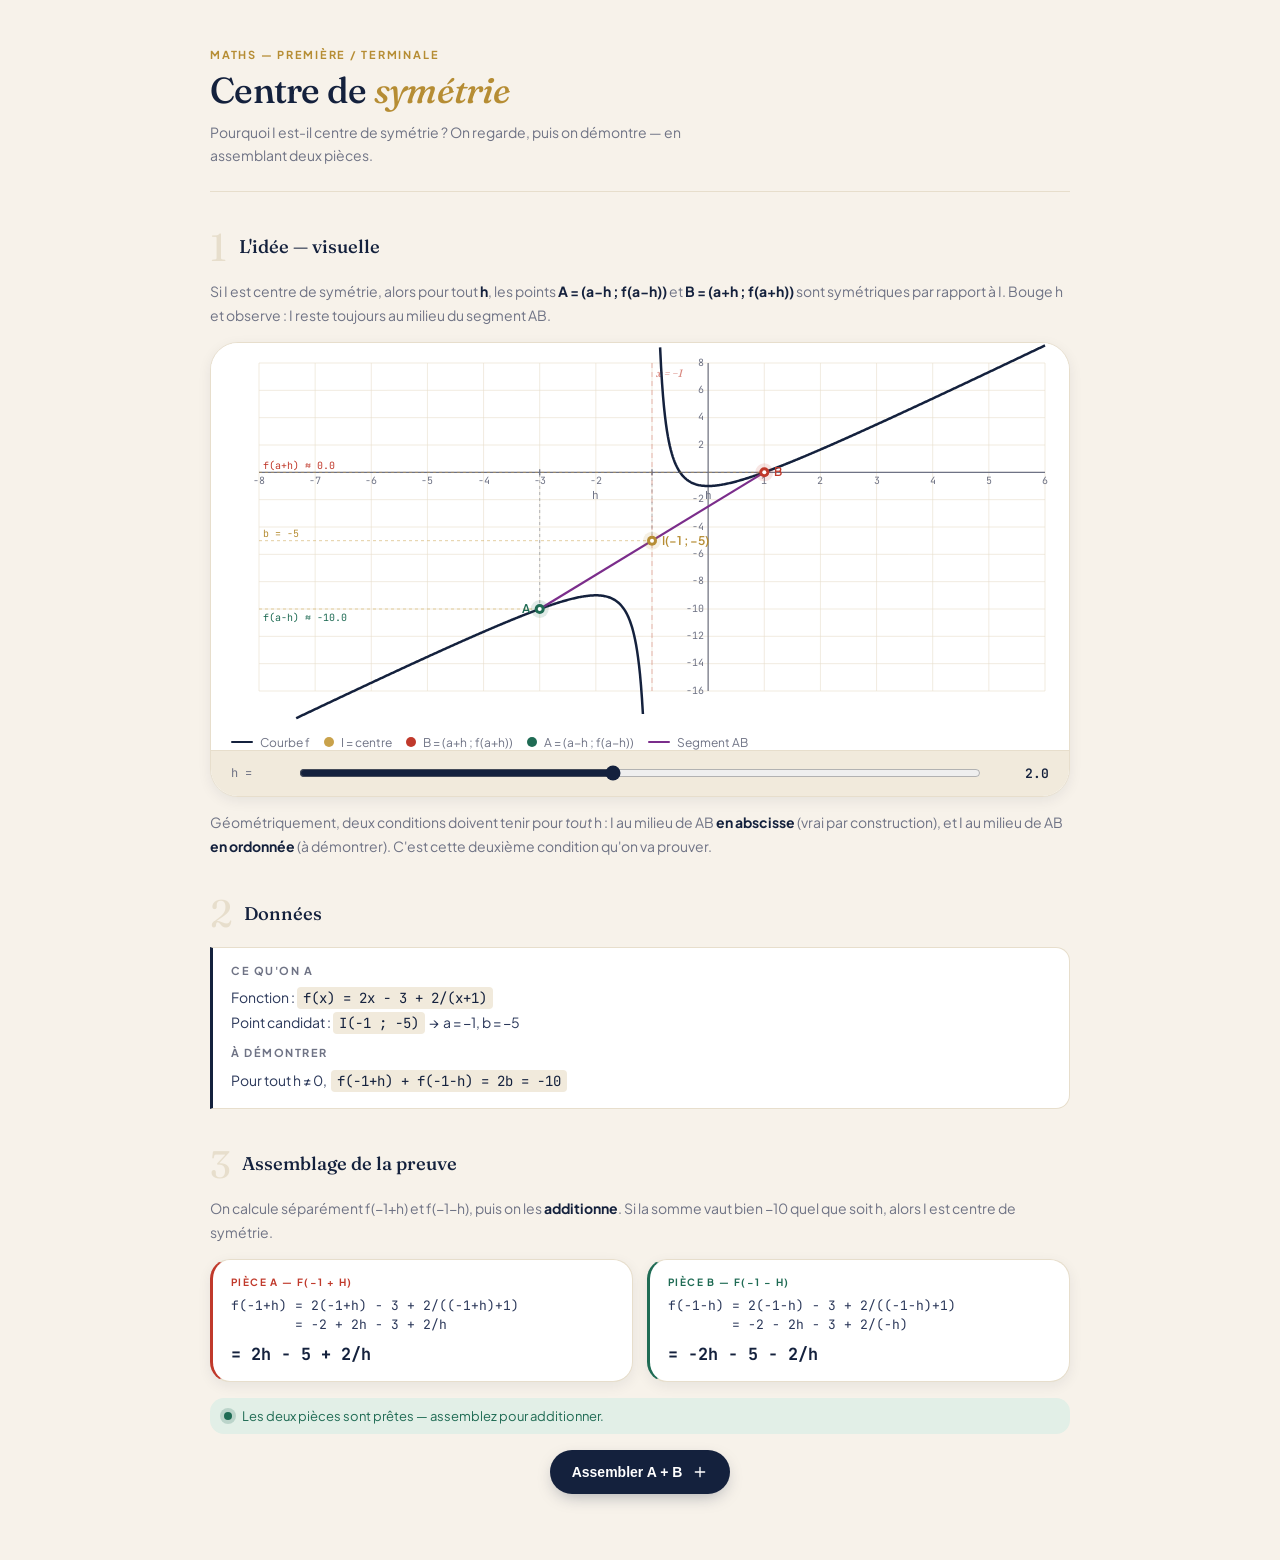
<file: courses/maths-centre-symetrie.html>
<!DOCTYPE html>
<html lang="fr">
<head>
<meta charset="UTF-8">
<meta name="viewport" content="width=device-width, initial-scale=1.0">
<title>Centre de symétrie — Le Déclic</title>
<link rel="icon" type="image/svg+xml" href="/assets/favicon.svg">
<link rel="icon" href="/favicon.ico" sizes="any">
<link rel="icon" type="image/png" sizes="96x96" href="/assets/favicon-96.png">
<link rel="icon" type="image/png" sizes="192x192" href="/assets/favicon-192.png">
<link rel="apple-touch-icon" href="/assets/app-icon.png">
<link rel="manifest" href="/site.webmanifest">
<link rel="preconnect" href="https://fonts.googleapis.com">
<link href="https://fonts.googleapis.com/css2?family=Fraunces:opsz,ital,wght@9..144,0,400;9..144,0,500;9..144,1,400&family=Plus+Jakarta+Sans:wght@400;500;600;700&family=JetBrains+Mono:wght@400;500;600&display=swap" rel="stylesheet">
<style>
:root {
  --bg:        #F7F2EA;
  --bg-2:      #F1EADC;
  --surface:   #FFFFFF;
  --ink:       #14213D;
  --ink-soft:  #2B385A;
  --muted:     #6F7385;
  --border:    #E7DECC;
  --navy:      #14213D;
  --gold:      #C9A24B;
  --gold-2:    #B68D34;
  --gold-tint: #F6EBCF;
  --green:     #1f6b54;
  --green-tint:#E2EFE7;
  --red:       #C0392B;
  --blue:      #1a4a8a;
  --purple:    #7b2d8b;
  --ff-serif:  "Fraunces", Georgia, serif;
  --ff-sans:   "Plus Jakarta Sans", system-ui, sans-serif;
  --ff-mono:   "JetBrains Mono", monospace;
  --r-md: 14px; --r-lg: 20px; --r-xl: 28px;
  --sh-md: 0 4px 14px rgba(20,33,61,.07);
}
*, *::before, *::after { box-sizing: border-box; margin: 0; padding: 0; }
body { font-family: var(--ff-sans); background: var(--bg); color: var(--ink); min-height: 100vh; padding: clamp(24px,4vw,48px) clamp(18px,4vw,40px); -webkit-font-smoothing: antialiased; }
/* iOS : rend la zone immédiatement "cliquable" (1er touch livré, pas consommé). Tactile uniquement. */
@media (pointer: coarse) { body { cursor: pointer; } }

.page { max-width: 860px; margin: 0 auto; display: flex; flex-direction: column; gap: 36px; }
.eyebrow { font-size: 11px; font-weight: 700; letter-spacing: .16em; text-transform: uppercase; color: var(--gold-2); }
.page-header { display: flex; flex-direction: column; gap: 10px; padding-bottom: 24px; border-bottom: 1px solid var(--border); }
.page-header h1 { font-family: var(--ff-serif); font-size: clamp(24px,3.5vw,36px); font-weight: 500; letter-spacing: -0.02em; line-height: 1.1; }
.page-header h1 em { font-style: italic; color: var(--gold-2); }
.page-header p { font-size: 14px; color: var(--muted); line-height: 1.65; max-width: 54ch; }

.block { display: flex; flex-direction: column; gap: 14px; }
.block-label { display: flex; align-items: center; gap: 12px; }
.block-num { font-family: var(--ff-serif); font-size: 2.4rem; font-weight: 400; color: var(--border); line-height: 1; }
.block-title { font-family: var(--ff-serif); font-size: 1.15rem; font-weight: 500; }
.block p { font-size: 14px; color: var(--muted); line-height: 1.7; }
.block p strong { color: var(--ink); }

.canvas-card { background: var(--surface); border: 1px solid var(--border); border-radius: var(--r-xl); overflow: hidden; box-shadow: var(--sh-md); }
.canvas-card canvas { display: block; width: 100%; }

.controls { padding: 14px 20px; border-top: 1px solid var(--border); background: var(--bg-2); display: flex; flex-direction: column; gap: 10px; }
.slider-row { display: flex; align-items: center; gap: 12px; }
.slider-row label { font-size: 12px; color: var(--muted); font-family: var(--ff-mono); white-space: nowrap; min-width: 56px; }
.slider-row input[type=range] { flex: 1; accent-color: var(--navy); cursor: pointer; }
.slider-val { font-family: var(--ff-mono); font-size: 13px; font-weight: 600; color: var(--navy); min-width: 56px; text-align: right; }

.legend { display: flex; flex-wrap: wrap; gap: 14px; padding: 12px 20px 0; }
.leg { display: flex; align-items: center; gap: 7px; font-size: 12px; color: var(--muted); }
.leg-dot { width: 10px; height: 10px; border-radius: 50%; }
.leg-line { width: 22px; height: 2px; border-radius: 2px; }

/* Données strictes — ce qui est donné par l'exercice */
.given {
  background: var(--surface);
  border: 1px solid var(--border);
  border-left: 3px solid var(--navy);
  border-radius: 0 var(--r-md) var(--r-md) 0;
  padding: 14px 18px;
  font-size: 14px;
  line-height: 1.7;
  color: var(--ink-soft);
}
.given strong { color: var(--ink); }
.given .label { font-size: 11px; font-weight: 700; letter-spacing: .14em; text-transform: uppercase; color: var(--muted); display: block; margin-bottom: 6px; }
.given code { font-family: var(--ff-mono); color: var(--navy); background: var(--bg-2); padding: 2px 6px; border-radius: 4px; }

/* Assemblage — gemmes + bouton + résultat */
.assembly { display: flex; flex-direction: column; gap: 16px; }
.gems-row {
  display: grid;
  grid-template-columns: repeat(auto-fit, minmax(220px, 1fr));
  gap: 14px;
}
.gem {
  background: var(--surface);
  border: 1px solid var(--border);
  border-radius: var(--r-lg);
  padding: 16px 18px;
  display: flex; flex-direction: column; gap: 8px;
  transition: all .5s cubic-bezier(.2,.7,.2,1);
  position: relative;
  box-shadow: var(--sh-md);
}
.gem-label {
  font-size: 10px; font-weight: 700; letter-spacing: .14em;
  text-transform: uppercase; color: var(--muted);
}
.gem-expr {
  font-family: var(--ff-mono); font-size: 13px;
  color: var(--ink-soft); line-height: 1.5;
}
.gem-result {
  font-family: var(--ff-mono);
  font-size: 1.05rem; font-weight: 700;
  color: var(--navy);
}
.gem.gem-a { border-left: 3px solid var(--red); }
.gem.gem-a .gem-label { color: var(--red); }
.gem.gem-b { border-left: 3px solid var(--green); }
.gem.gem-b .gem-label { color: var(--green); }
.gem.fired {
  animation: gemPulse .6s ease;
}
@keyframes gemPulse {
  0%, 100% { transform: scale(1); }
  50% { transform: scale(1.025); box-shadow: 0 8px 24px rgba(20,33,61,.14); }
}

.assemble-btn {
  display: inline-flex; align-items: center; justify-content: center; gap: 10px;
  padding: 14px 22px; border-radius: 999px;
  background: var(--navy); color: white;
  font-weight: 600; font-size: 14px;
  border: none; cursor: pointer;
  align-self: center;
  transition: all .2s;
  box-shadow: 0 6px 18px -6px rgba(20,33,61,.4);
}
.assemble-btn:hover { background: #1F2D52; transform: translateY(-1px); box-shadow: 0 10px 24px -8px rgba(20,33,61,.5); }
.assemble-btn:disabled { background: var(--muted); cursor: not-allowed; transform: none; box-shadow: none; opacity: .6; }
.assemble-btn svg { width: 16px; height: 16px; }

.result-gem {
  background: var(--surface);
  border: 1px solid var(--border);
  border-left: 3px solid var(--gold);
  border-radius: 0 var(--r-md) var(--r-md) 0;
  padding: 18px 22px;
  font-family: var(--ff-mono);
  font-size: 14px;
  line-height: 1.9;
  opacity: 0; max-height: 0; overflow: hidden;
  transition: all .6s cubic-bezier(.2,.7,.2,1);
  padding-top: 0; padding-bottom: 0;
}
.result-gem.shown { opacity: 1; max-height: 400px; padding-top: 18px; padding-bottom: 18px; }
.result-gem .cm { color: var(--muted); font-size: 11px; }
.result-gem .gld { color: var(--gold-2); font-weight: 700; }
.result-gem .grn { color: var(--green); font-weight: 700; }
.result-gem .conclusion { display: block; margin-top: 10px; font-weight: 700; color: var(--gold-2); font-family: var(--ff-serif); font-style: italic; font-size: 15px; }

.assembly-status {
  display: flex; align-items: center; gap: 10px;
  padding: 10px 14px; border-radius: var(--r-md);
  background: var(--bg-2);
  font-size: 13px; color: var(--muted);
}
.assembly-status.armed { background: var(--green-tint); color: var(--green); }
.assembly-status .dot { width: 8px; height: 8px; border-radius: 50%; background: var(--muted); transition: all .3s; }
.assembly-status.armed .dot { background: var(--green); box-shadow: 0 0 0 4px rgba(31,107,84,.2); }
</style>
</head>
<body>
<div class="page">

  <header class="page-header">
    <span class="eyebrow">Maths — Première / Terminale</span>
    <h1>Centre de <em>symétrie</em></h1>
    <p>Pourquoi I est-il centre de symétrie ? On regarde, puis on démontre — en assemblant deux pièces.</p>
  </header>

  <!-- BLOC 1 : visualisation -->
  <div class="block">
    <div class="block-label">
      <span class="block-num">1</span>
      <span class="block-title">L'idée — visuelle</span>
    </div>
    <p>Si I est centre de symétrie, alors pour tout <strong>h</strong>, les points <strong>A = (a−h ; f(a−h))</strong> et <strong>B = (a+h ; f(a+h))</strong> sont symétriques par rapport à I. Bouge h et observe : I reste toujours au milieu du segment AB.</p>

    <div class="canvas-card">
      <canvas id="cv" height="380"></canvas>
      <div class="legend">
        <div class="leg"><div class="leg-line" style="background:var(--navy)"></div>Courbe f</div>
        <div class="leg"><div class="leg-dot" style="background:var(--gold)"></div>I = centre</div>
        <div class="leg"><div class="leg-dot" style="background:var(--red)"></div>B = (a+h ; f(a+h))</div>
        <div class="leg"><div class="leg-dot" style="background:var(--green)"></div>A = (a−h ; f(a−h))</div>
        <div class="leg"><div class="leg-line" style="background:var(--purple)"></div>Segment AB</div>
      </div>
      <div class="controls">
        <div class="slider-row">
          <label>h =</label>
          <input type="range" id="slH" min="3" max="40" value="20" step="1">
          <span class="slider-val" id="svH">2.0</span>
        </div>
      </div>
    </div>

    <p>Géométriquement, deux conditions doivent tenir pour <em>tout</em> h : I au milieu de AB <strong>en abscisse</strong> (vrai par construction), et I au milieu de AB <strong>en ordonnée</strong> (à démontrer). C'est cette deuxième condition qu'on va prouver.</p>
  </div>

  <!-- BLOC 2 : données strictes -->
  <div class="block">
    <div class="block-label">
      <span class="block-num">2</span>
      <span class="block-title">Données</span>
    </div>
    <div class="given">
      <span class="label">Ce qu'on a</span>
      <div>Fonction : <code>f(x) = 2x − 3 + 2/(x+1)</code></div>
      <div>Point candidat : <code>I(−1 ; −5)</code> &nbsp;→&nbsp; a = −1, b = −5</div>
      <div style="margin-top: 8px;">
        <span class="label" style="margin-top:6px;">À démontrer</span>
        Pour tout h ≠ 0, &nbsp;<code>f(−1+h) + f(−1−h) = 2b = −10</code>
      </div>
    </div>
  </div>

  <!-- BLOC 3 : assemblage -->
  <div class="block">
    <div class="block-label">
      <span class="block-num">3</span>
      <span class="block-title">Assemblage de la preuve</span>
    </div>
    <p>On calcule séparément f(−1+h) et f(−1−h), puis on les <strong>additionne</strong>. Si la somme vaut bien −10 quel que soit h, alors I est centre de symétrie.</p>

    <div class="assembly">

      <div class="gems-row">
        <div class="gem gem-a" id="gemA">
          <span class="gem-label">Pièce A — f(−1 + h)</span>
          <div class="gem-expr">
            f(−1+h) = 2(−1+h) − 3 + 2/((−1+h)+1)<br>
            &nbsp;&nbsp;&nbsp;&nbsp;&nbsp;&nbsp;&nbsp;&nbsp;= −2 + 2h − 3 + 2/h
          </div>
          <div class="gem-result">= 2h − 5 + 2/h</div>
        </div>
        <div class="gem gem-b" id="gemB">
          <span class="gem-label">Pièce B — f(−1 − h)</span>
          <div class="gem-expr">
            f(−1−h) = 2(−1−h) − 3 + 2/((−1−h)+1)<br>
            &nbsp;&nbsp;&nbsp;&nbsp;&nbsp;&nbsp;&nbsp;&nbsp;= −2 − 2h − 3 + 2/(−h)
          </div>
          <div class="gem-result">= −2h − 5 − 2/h</div>
        </div>
      </div>

      <div class="assembly-status armed" id="assemblyStatus">
        <span class="dot"></span>
        <span id="assemblyStatusText">Les deux pièces sont prêtes — assemblez pour additionner.</span>
      </div>

      <button class="assemble-btn" id="assembleBtn">
        Assembler A + B
        <svg viewBox="0 0 24 24" fill="none" stroke="currentColor" stroke-width="2" stroke-linecap="round" stroke-linejoin="round"><path d="M12 5v14M5 12h14"/></svg>
      </button>

      <div class="result-gem" id="resultGem">
        <span class="cm">// Somme des deux pièces :</span><br>
        &nbsp;&nbsp;f(−1+h) + f(−1−h)<br>
        &nbsp;&nbsp;= (2h − 5 + 2/h) + (−2h − 5 − 2/h)<br>
        &nbsp;&nbsp;= <span style="color:var(--red)">2h − 2h</span> &nbsp;<span style="color:var(--muted)">+</span>&nbsp; (−5 − 5) &nbsp;<span style="color:var(--muted)">+</span>&nbsp; <span style="color:var(--green)">2/h − 2/h</span><br>
        &nbsp;&nbsp;= 0 &nbsp;<span style="color:var(--muted)">+</span>&nbsp; <span class="grn">(−10)</span> &nbsp;<span style="color:var(--muted)">+</span>&nbsp; 0<br>
        &nbsp;&nbsp;= <span class="gld">−10</span> ✓
        <span class="conclusion">Donc I(−1 ; −5) est bien centre de symétrie de la courbe.</span>
      </div>
    </div>
  </div>

</div>

<script>
const canvas = document.getElementById('cv');
const ctx = canvas.getContext('2d');
const dpr = () => window.devicePixelRatio || 1;

const C = {
  bg: '#FFFFFF', border: '#E7DECC', muted: '#6F7385',
  ink: '#14213D', navy: '#14213D', gold: '#C9A24B', gold2: '#B68D34',
  red: '#C0392B', green: '#1f6b54', purple: '#7b2d8b',
};

const Ia = -1, Ib = -5;
function f(x) { return 2*x - 3 + 2/(x+1); }

let h = 2.0;

function resize() {
  const W = canvas.parentElement.clientWidth;
  // Hauteur adaptative : on garde un ratio raisonnable sur mobile
  const vw = window.innerWidth;
  const H = vw < 420 ? 260 : vw < 600 ? 300 : vw < 760 ? 340 : 380;
  const r = dpr();
  canvas.width = W * r; canvas.height = H * r;
  canvas.style.width = W + 'px'; canvas.style.height = H + 'px';
  ctx.setTransform(r, 0, 0, r, 0, 0);
  draw();
}

function draw() {
  const W = canvas.width / dpr();
  const H = canvas.height / dpr();
  const xMin = -8, xMax = 6, yMin = -16, yMax = 8;
  const pad = { t: 20, r: 24, b: 32, l: 48 };
  const iw = W - pad.l - pad.r;
  const ih = H - pad.t - pad.b;
  const px = x => pad.l + (x - xMin) / (xMax - xMin) * iw;
  const py = y => pad.t + ih - (y - yMin) / (yMax - yMin) * ih;

  ctx.clearRect(0, 0, W, H);
  ctx.fillStyle = C.bg; ctx.fillRect(0, 0, W, H);

  // Grid
  ctx.strokeStyle = C.border; ctx.lineWidth = 0.6;
  for (let x = Math.ceil(xMin); x <= Math.floor(xMax); x++) {
    ctx.beginPath(); ctx.moveTo(px(x), pad.t); ctx.lineTo(px(x), pad.t + ih); ctx.stroke();
  }
  for (let y = Math.ceil(yMin/2)*2; y <= yMax; y += 2) {
    ctx.beginPath(); ctx.moveTo(pad.l, py(y)); ctx.lineTo(W - pad.r, py(y)); ctx.stroke();
  }

  // Axes (epaisseur normale, sur 0)
  ctx.strokeStyle = C.muted; ctx.lineWidth = 1.2;
  // axe x (y=0)
  if (yMin < 0 && yMax > 0) {
    ctx.beginPath(); ctx.moveTo(pad.l, py(0)); ctx.lineTo(W - pad.r, py(0)); ctx.stroke();
  }
  // axe y (x=0)
  if (xMin < 0 && xMax > 0) {
    ctx.beginPath(); ctx.moveTo(px(0), pad.t); ctx.lineTo(px(0), pad.t + ih); ctx.stroke();
  }

  // Asymptote verticale x = -1
  ctx.strokeStyle = 'rgba(192,57,43,.28)'; ctx.lineWidth = 1.2; ctx.setLineDash([5, 4]);
  ctx.beginPath(); ctx.moveTo(px(-1), pad.t); ctx.lineTo(px(-1), pad.t + ih); ctx.stroke();
  ctx.setLineDash([]);
  ctx.fillStyle = 'rgba(192,57,43,.6)'; ctx.font = `italic 11px ${"Fraunces, serif"}`;
  ctx.textAlign = 'left'; ctx.fillText('x = −1', px(-1) + 4, pad.t + 14);

  // Tick labels axes
  ctx.fillStyle = C.muted; ctx.font = `10px "JetBrains Mono", monospace`;
  ctx.textAlign = 'center'; ctx.textBaseline = 'top';
  for (let x = Math.ceil(xMin); x <= Math.floor(xMax); x++) {
    if (x === 0 || x === -1) continue;
    ctx.fillText(x, px(x), py(0) + 4);
  }
  ctx.textAlign = 'right'; ctx.textBaseline = 'middle';
  for (let y = Math.ceil(yMin/2)*2; y <= yMax; y += 2) {
    if (y === 0) continue;
    ctx.fillText(y, px(0) - 4, py(y));
  }

  // Courbe (deux branches)
  ctx.strokeStyle = C.navy; ctx.lineWidth = 2.5;
  function drawBranch(xa, xb) {
    ctx.beginPath();
    let first = true;
    const steps = 400;
    for (let i = 0; i <= steps; i++) {
      const x = xa + (xb - xa) * i / steps;
      const y = f(x);
      if (!isFinite(y) || y < yMin - 2 || y > yMax + 2) { first = true; continue; }
      const X = px(x), Y = py(y);
      if (first) { ctx.moveTo(X, Y); first = false; }
      else ctx.lineTo(X, Y);
    }
    ctx.stroke();
  }
  drawBranch(xMin, -1.04);
  drawBranch(-0.96, xMax);

  // A et B
  const Bx = Ia + h, Ax = Ia - h;
  const By = f(Bx), Ay = f(Ax);
  const Bvalid = isFinite(By) && Math.abs(Bx + 1) > 0.05;
  const Avalid = isFinite(Ay) && Math.abs(Ax + 1) > 0.05;

  // Segment AB (passe par I)
  if (Bvalid && Avalid) {
    ctx.strokeStyle = C.purple; ctx.lineWidth = 2.2;
    ctx.beginPath();
    ctx.moveTo(px(Ax), py(Ay));
    ctx.lineTo(px(Bx), py(By));
    ctx.stroke();
  }

  // Tombants pointillés vers axe x pour A, I, B
  ctx.lineWidth = 1; ctx.setLineDash([3, 3]); ctx.strokeStyle = 'rgba(20,33,61,.3)';
  if (Avalid) { ctx.beginPath(); ctx.moveTo(px(Ax), py(Ay)); ctx.lineTo(px(Ax), py(0)); ctx.stroke(); }
  ctx.beginPath(); ctx.moveTo(px(Ia), py(Ib)); ctx.lineTo(px(Ia), py(0)); ctx.stroke();
  if (Bvalid) { ctx.beginPath(); ctx.moveTo(px(Bx), py(By)); ctx.lineTo(px(Bx), py(0)); ctx.stroke(); }
  ctx.setLineDash([]);

  // Labels h sur l'axe (entre a-h..a et a..a+h)
  if (Avalid && Bvalid) {
    ctx.fillStyle = C.muted; ctx.font = `11px "JetBrains Mono", monospace`;
    ctx.textAlign = 'center'; ctx.textBaseline = 'top';
    const labelY = py(0) + 18;
    ctx.fillText('h', (px(Ia) + px(Bx)) / 2, labelY);
    ctx.fillText('h', (px(Ia) + px(Ax)) / 2, labelY);
    // petits crochets
    ctx.strokeStyle = C.muted; ctx.lineWidth = 1.2;
    [Ax, Ia, Bx].forEach(xv => {
      ctx.beginPath();
      ctx.moveTo(px(xv), py(0) - 3);
      ctx.lineTo(px(xv), py(0) + 3);
      ctx.stroke();
    });
  }

  // Trait pointillés horizontaux pour montrer la symétrie verticale
  if (Avalid && Bvalid) {
    ctx.strokeStyle = 'rgba(201,162,75,.5)'; ctx.lineWidth = 1; ctx.setLineDash([3, 3]);
    // y_A vers y_B passant par y_I = b
    ctx.beginPath();
    ctx.moveTo(px(xMin), py(By)); ctx.lineTo(px(Bx), py(By)); ctx.stroke();
    ctx.beginPath();
    ctx.moveTo(px(xMin), py(Ay)); ctx.lineTo(px(Ax), py(Ay)); ctx.stroke();
    ctx.beginPath();
    ctx.moveTo(px(xMin), py(Ib)); ctx.lineTo(px(Ia), py(Ib)); ctx.stroke();
    ctx.setLineDash([]);

    // Labels f(a+h), f(a-h), b sur axe y
    ctx.textAlign = 'left'; ctx.textBaseline = 'middle';
    ctx.fillStyle = C.red; ctx.font = `10px "JetBrains Mono", monospace`;
    ctx.fillText(`f(a+h) ≈ ${By.toFixed(1)}`, pad.l + 4, py(By) - 6);
    ctx.fillStyle = C.green;
    ctx.fillText(`f(a−h) ≈ ${Ay.toFixed(1)}`, pad.l + 4, py(Ay) + 9);
    ctx.fillStyle = C.gold2;
    ctx.fillText(`b = −5`, pad.l + 4, py(Ib) - 6);
  }

  // Points I, A, B avec halos
  function point(x, y, color, label, side) {
    const X = px(x), Y = py(y);
    // halo
    ctx.beginPath(); ctx.arc(X, Y, 9, 0, Math.PI*2);
    ctx.fillStyle = color + '22'; ctx.fill();
    // point
    ctx.beginPath(); ctx.arc(X, Y, 5, 0, Math.PI*2);
    ctx.fillStyle = color; ctx.fill();
    ctx.beginPath(); ctx.arc(X, Y, 2, 0, Math.PI*2);
    ctx.fillStyle = '#fff'; ctx.fill();
    // label
    ctx.fillStyle = color; ctx.font = `600 12px "Plus Jakarta Sans", sans-serif`;
    ctx.textAlign = side === 'left' ? 'right' : 'left';
    ctx.textBaseline = 'middle';
    ctx.fillText(label, X + (side === 'left' ? -10 : 10), Y);
  }

  // I
  point(Ia, Ib, C.gold2, 'I(−1 ; −5)', 'right');
  if (Bvalid) point(Bx, By, C.red, 'B', Bx > 2 ? 'left' : 'right');
  if (Avalid) point(Ax, Ay, C.green, 'A', Ax < -4 ? 'right' : 'left');
}

// Slider
const slH = document.getElementById('slH');
const svH = document.getElementById('svH');
slH.addEventListener('input', () => {
  h = slH.value / 10;
  svH.textContent = h.toFixed(1);
  draw();
});

// Assembly
const btn = document.getElementById('assembleBtn');
const gemA = document.getElementById('gemA');
const gemB = document.getElementById('gemB');
const resultGem = document.getElementById('resultGem');
const statusBox = document.getElementById('assemblyStatus');
const statusText = document.getElementById('assemblyStatusText');

let assembled = false;
btn.addEventListener('click', () => {
  if (assembled) {
    // reset
    assembled = false;
    resultGem.classList.remove('shown');
    btn.innerHTML = `Assembler A + B <svg viewBox="0 0 24 24" fill="none" stroke="currentColor" stroke-width="2" stroke-linecap="round" stroke-linejoin="round"><path d="M12 5v14M5 12h14"/></svg>`;
    statusBox.classList.add('armed');
    statusText.textContent = 'Les deux pièces sont prêtes — assemblez pour additionner.';
    return;
  }
  // Animate gems
  gemA.classList.add('fired');
  setTimeout(() => gemB.classList.add('fired'), 150);
  setTimeout(() => {
    gemA.classList.remove('fired');
    gemB.classList.remove('fired');
    resultGem.classList.add('shown');
    statusBox.classList.remove('armed');
    statusText.innerHTML = '<strong style="color:var(--gold-2)">Démonstration achevée</strong> — la somme vaut −10 pour tout h.';
    btn.innerHTML = `Réinitialiser <svg viewBox="0 0 24 24" fill="none" stroke="currentColor" stroke-width="2" stroke-linecap="round" stroke-linejoin="round"><path d="M3 12a9 9 0 1 0 3-6.7"/><path d="M3 4v5h5"/></svg>`;
  }, 600);
  assembled = true;
});

window.addEventListener('resize', resize);
resize();

</script>
</body>
</html>
</file>
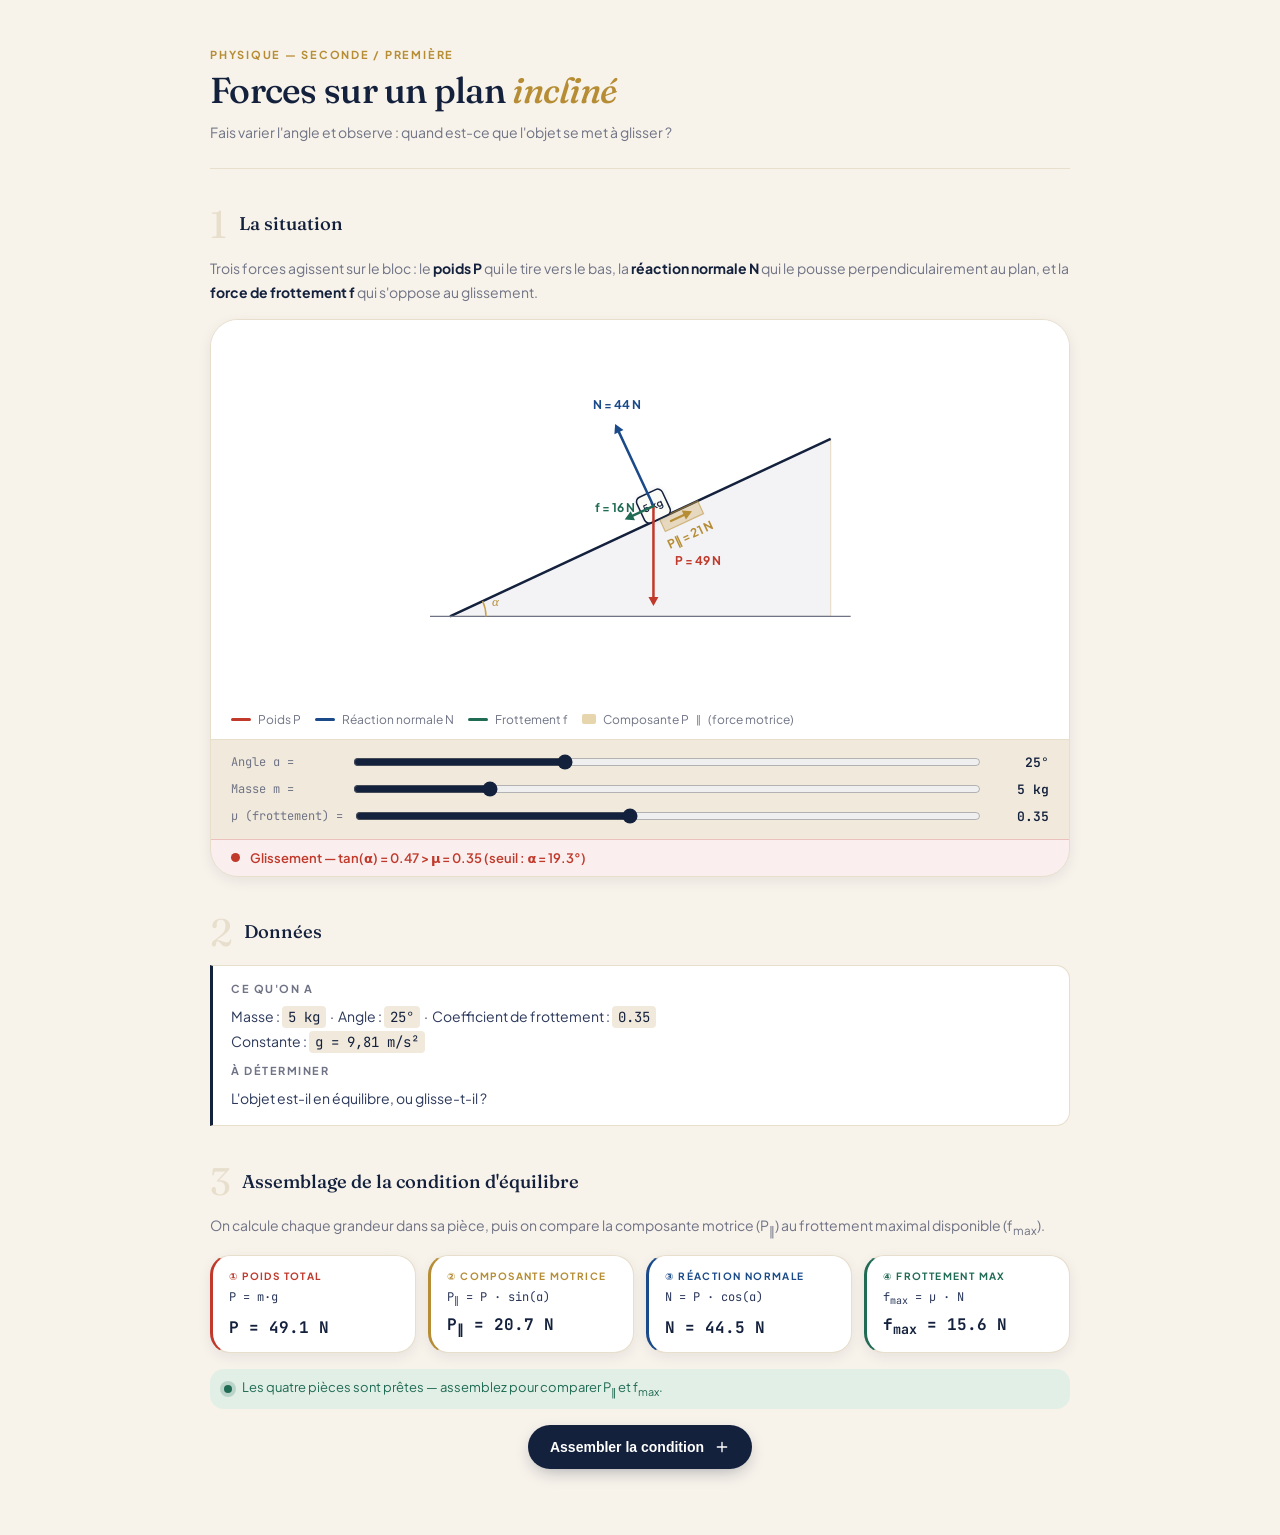
<file: courses/physique-plan-incline.html>
<!DOCTYPE html>
<html lang="fr">
<head>
<meta charset="UTF-8">
<meta name="viewport" content="width=device-width, initial-scale=1.0">
<title>Forces sur plan incliné — Le Déclic</title>
<link rel="icon" type="image/svg+xml" href="/assets/favicon.svg">
<link rel="icon" href="/favicon.ico" sizes="any">
<link rel="icon" type="image/png" sizes="96x96" href="/assets/favicon-96.png">
<link rel="icon" type="image/png" sizes="192x192" href="/assets/favicon-192.png">
<link rel="apple-touch-icon" href="/assets/app-icon.png">
<link rel="manifest" href="/site.webmanifest">
<link rel="preconnect" href="https://fonts.googleapis.com">
<link href="https://fonts.googleapis.com/css2?family=Fraunces:opsz,ital,wght@9..144,0,400;9..144,0,500;9..144,1,400&family=Plus+Jakarta+Sans:wght@400;500;600;700&family=JetBrains+Mono:wght@400;500;600&display=swap" rel="stylesheet">
<style>
:root {
  --bg:        #F7F2EA;
  --bg-2:      #F1EADC;
  --surface:   #FFFFFF;
  --ink:       #14213D;
  --ink-soft:  #2B385A;
  --muted:     #6F7385;
  --border:    #E7DECC;
  --navy:      #14213D;
  --gold:      #C9A24B;
  --gold-2:    #B68D34;
  --gold-tint: #F6EBCF;
  --green:     #1f6b54;
  --green-tint:#E2EFE7;
  --red:       #C0392B;
  --blue:      #1a4a8a;
  --ff-serif:  "Fraunces", Georgia, serif;
  --ff-sans:   "Plus Jakarta Sans", system-ui, sans-serif;
  --ff-mono:   "JetBrains Mono", monospace;
  --r-md: 14px; --r-lg: 20px; --r-xl: 28px;
  --sh-md: 0 4px 14px rgba(20,33,61,.07);
}
*, *::before, *::after { box-sizing: border-box; margin: 0; padding: 0; }
body { font-family: var(--ff-sans); background: var(--bg); color: var(--ink); min-height: 100vh; padding: clamp(24px,4vw,48px) clamp(18px,4vw,40px); -webkit-font-smoothing: antialiased; }
/* iOS : rend la zone immédiatement "cliquable" (1er touch livré, pas consommé). Tactile uniquement. */
@media (pointer: coarse) { body { cursor: pointer; } }

.page { max-width: 860px; margin: 0 auto; display: flex; flex-direction: column; gap: 36px; }
.eyebrow { font-size: 11px; font-weight: 700; letter-spacing: .16em; text-transform: uppercase; color: var(--gold-2); }
.page-header { display: flex; flex-direction: column; gap: 10px; padding-bottom: 24px; border-bottom: 1px solid var(--border); }
.page-header h1 { font-family: var(--ff-serif); font-size: clamp(24px,3.5vw,36px); font-weight: 500; letter-spacing: -0.02em; line-height: 1.1; }
.page-header h1 em { font-style: italic; color: var(--gold-2); }
.page-header p { font-size: 14px; color: var(--muted); line-height: 1.65; max-width: 54ch; }

.block { display: flex; flex-direction: column; gap: 14px; }
.block-label { display: flex; align-items: center; gap: 12px; }
.block-num { font-family: var(--ff-serif); font-size: 2.4rem; font-weight: 400; color: var(--border); line-height: 1; }
.block-title { font-family: var(--ff-serif); font-size: 1.15rem; font-weight: 500; }
.block p { font-size: 14px; color: var(--muted); line-height: 1.7; }
.block p strong { color: var(--ink); }

.canvas-card { background: var(--surface); border: 1px solid var(--border); border-radius: var(--r-xl); overflow: hidden; box-shadow: var(--sh-md); }
.canvas-card canvas { display: block; width: 100%; }

.controls { padding: 14px 20px; border-top: 1px solid var(--border); background: var(--bg-2); display: flex; flex-direction: column; gap: 10px; }
.slider-row { display: flex; align-items: center; gap: 12px; }
.slider-row label { font-size: 12px; color: var(--muted); font-family: var(--ff-mono); white-space: nowrap; min-width: 110px; }
.slider-row input[type=range] { flex: 1; accent-color: var(--navy); cursor: pointer; }
.slider-val { font-family: var(--ff-mono); font-size: 13px; font-weight: 600; color: var(--navy); min-width: 56px; text-align: right; }

.status-bar { display: flex; align-items: center; gap: 10px; padding: 10px 20px; border-top: 1px solid var(--border); font-size: 13px; font-weight: 600; transition: background .3s; }
.status-dot { width: 9px; height: 9px; border-radius: 50%; flex-shrink: 0; }

.legend { display: flex; flex-wrap: wrap; gap: 14px; padding: 12px 20px; }
.leg { display: flex; align-items: center; gap: 7px; font-size: 12px; color: var(--muted); }
.leg-line { width: 20px; height: 3px; border-radius: 2px; }
.leg-fill { width: 14px; height: 10px; border-radius: 2px; }

.given { background: var(--surface); border: 1px solid var(--border); border-left: 3px solid var(--navy); border-radius: 0 var(--r-md) var(--r-md) 0; padding: 14px 18px; font-size: 14px; line-height: 1.7; color: var(--ink-soft); }
.given strong { color: var(--ink); }
.given .label { font-size: 11px; font-weight: 700; letter-spacing: .14em; text-transform: uppercase; color: var(--muted); display: block; margin-bottom: 6px; }
.given code { font-family: var(--ff-mono); color: var(--navy); background: var(--bg-2); padding: 2px 6px; border-radius: 4px; }

.assembly { display: flex; flex-direction: column; gap: 16px; }
.gems-row { display: grid; grid-template-columns: repeat(auto-fit, minmax(200px, 1fr)); gap: 12px; }
.gem { background: var(--surface); border: 1px solid var(--border); border-radius: var(--r-lg); padding: 14px 16px; display: flex; flex-direction: column; gap: 6px; transition: all .5s cubic-bezier(.2,.7,.2,1); box-shadow: var(--sh-md); position: relative; }
.gem-label { font-size: 10px; font-weight: 700; letter-spacing: .14em; text-transform: uppercase; color: var(--muted); }
.gem-expr { font-family: var(--ff-mono); font-size: 12px; color: var(--ink-soft); line-height: 1.5; }
.gem-result { font-family: var(--ff-mono); font-size: 1rem; font-weight: 700; color: var(--navy); margin-top: auto; }
.gem.gem-p   { border-left: 3px solid var(--red); }
.gem.gem-p   .gem-label { color: var(--red); }
.gem.gem-par { border-left: 3px solid var(--gold-2); }
.gem.gem-par .gem-label { color: var(--gold-2); }
.gem.gem-n   { border-left: 3px solid var(--blue); }
.gem.gem-n   .gem-label { color: var(--blue); }
.gem.gem-f   { border-left: 3px solid var(--green); }
.gem.gem-f   .gem-label { color: var(--green); }
.gem.fired { animation: gemPulse .6s ease; }
@keyframes gemPulse {
  0%, 100% { transform: scale(1); }
  50% { transform: scale(1.025); box-shadow: 0 8px 24px rgba(20,33,61,.14); }
}
.assemble-btn { display: inline-flex; align-items: center; justify-content: center; gap: 10px; padding: 14px 22px; border-radius: 999px; background: var(--navy); color: white; font-weight: 600; font-size: 14px; border: none; cursor: pointer; align-self: center; transition: all .2s; box-shadow: 0 6px 18px -6px rgba(20,33,61,.4); }
.assemble-btn:hover { background: #1F2D52; transform: translateY(-1px); }
.assemble-btn svg { width: 16px; height: 16px; }
.assembly-status { display: flex; align-items: center; gap: 10px; padding: 10px 14px; border-radius: var(--r-md); background: var(--bg-2); font-size: 13px; color: var(--muted); }
.assembly-status.armed { background: var(--green-tint); color: var(--green); }
.assembly-status .dot { width: 8px; height: 8px; border-radius: 50%; background: var(--muted); transition: all .3s; }
.assembly-status.armed .dot { background: var(--green); box-shadow: 0 0 0 4px rgba(31,107,84,.2); }
.result-gem { background: var(--surface); border: 1px solid var(--border); border-left: 3px solid var(--gold); border-radius: 0 var(--r-md) var(--r-md) 0; padding: 0 22px; font-family: var(--ff-mono); font-size: 14px; line-height: 1.9; opacity: 0; max-height: 0; overflow: hidden; transition: all .6s cubic-bezier(.2,.7,.2,1); }
.result-gem.shown { opacity: 1; max-height: 400px; padding: 18px 22px; }
.result-gem .cm { color: var(--muted); font-size: 11px; }
.result-gem .gld { color: var(--gold-2); font-weight: 700; }
.result-gem .grn { color: var(--green); font-weight: 700; }
.result-gem .red { color: var(--red); font-weight: 700; }
.result-gem .conclusion { display: block; margin-top: 10px; font-weight: 700; color: var(--gold-2); font-family: var(--ff-serif); font-style: italic; font-size: 15px; }
</style>
</head>
<body>
<div class="page">

  <header class="page-header">
    <span class="eyebrow">Physique — Seconde / Première</span>
    <h1>Forces sur un plan <em>incliné</em></h1>
    <p>Fais varier l'angle et observe : quand est-ce que l'objet se met à glisser ?</p>
  </header>

  <div class="block">
    <div class="block-label">
      <span class="block-num">1</span>
      <span class="block-title">La situation</span>
    </div>
    <p>Trois forces agissent sur le bloc : le <strong>poids P</strong> qui le tire vers le bas, la <strong>réaction normale N</strong> qui le pousse perpendiculairement au plan, et la <strong>force de frottement f</strong> qui s'oppose au glissement.</p>

    <div class="canvas-card">
      <canvas id="cv" height="380"></canvas>
      <div class="legend">
        <div class="leg"><div class="leg-line" style="background:var(--red)"></div>Poids P</div>
        <div class="leg"><div class="leg-line" style="background:var(--blue)"></div>Réaction normale N</div>
        <div class="leg"><div class="leg-line" style="background:var(--green)"></div>Frottement f</div>
        <div class="leg"><div class="leg-fill" style="background:rgba(201,162,75,.45)"></div>Composante P<sub>‖</sub> (force motrice)</div>
      </div>
      <div class="controls">
        <div class="slider-row">
          <label>Angle α =</label>
          <input type="range" id="slAngle" min="0" max="75" value="25" step="1">
          <span class="slider-val" id="svAngle">25°</span>
        </div>
        <div class="slider-row">
          <label>Masse m =</label>
          <input type="range" id="slMass" min="1" max="20" value="5" step="1">
          <span class="slider-val" id="svMass">5 kg</span>
        </div>
        <div class="slider-row">
          <label>μ (frottement) =</label>
          <input type="range" id="slMu" min="0" max="80" value="35" step="1">
          <span class="slider-val" id="svMu">0.35</span>
        </div>
      </div>
      <div class="status-bar" id="statusBar">
        <span class="status-dot" id="statusDot"></span>
        <span id="statusText"></span>
      </div>
    </div>
  </div>

  <div class="block">
    <div class="block-label">
      <span class="block-num">2</span>
      <span class="block-title">Données</span>
    </div>
    <div class="given">
      <span class="label">Ce qu'on a</span>
      <div>Masse : <code id="givenM">5 kg</code> &nbsp;·&nbsp; Angle : <code id="givenAlpha">25°</code> &nbsp;·&nbsp; Coefficient de frottement : <code id="givenMu">0.35</code></div>
      <div>Constante : <code>g = 9,81 m/s²</code></div>
      <div style="margin-top: 8px;">
        <span class="label" style="margin-top:6px;">À déterminer</span>
        L'objet est-il en équilibre, ou glisse-t-il ?
      </div>
    </div>
  </div>

  <div class="block">
    <div class="block-label">
      <span class="block-num">3</span>
      <span class="block-title">Assemblage de la condition d'équilibre</span>
    </div>
    <p>On calcule chaque grandeur dans sa pièce, puis on compare la composante motrice (P<sub>‖</sub>) au frottement maximal disponible (f<sub>max</sub>).</p>

    <div class="assembly">
      <div class="gems-row">
        <div class="gem gem-p" id="gemP">
          <span class="gem-label">① Poids total</span>
          <div class="gem-expr">P = m·g</div>
          <div class="gem-result" id="gemPval">P = 49,1 N</div>
        </div>
        <div class="gem gem-par" id="gemPar">
          <span class="gem-label">② Composante motrice</span>
          <div class="gem-expr">P<sub>‖</sub> = P · sin(α)</div>
          <div class="gem-result" id="gemParval">P<sub>‖</sub> = 20,7 N</div>
        </div>
        <div class="gem gem-n" id="gemN">
          <span class="gem-label">③ Réaction normale</span>
          <div class="gem-expr">N = P · cos(α)</div>
          <div class="gem-result" id="gemNval">N = 44,5 N</div>
        </div>
        <div class="gem gem-f" id="gemF">
          <span class="gem-label">④ Frottement max</span>
          <div class="gem-expr">f<sub>max</sub> = μ · N</div>
          <div class="gem-result" id="gemFval">f<sub>max</sub> = 15,6 N</div>
        </div>
      </div>

      <div class="assembly-status armed" id="assemblyStatus">
        <span class="dot"></span>
        <span id="assemblyStatusText">Les quatre pièces sont prêtes — assemblez pour comparer P<sub>‖</sub> et f<sub>max</sub>.</span>
      </div>

      <button class="assemble-btn" id="assembleBtn">
        Assembler la condition
        <svg viewBox="0 0 24 24" fill="none" stroke="currentColor" stroke-width="2" stroke-linecap="round" stroke-linejoin="round"><path d="M12 5v14M5 12h14"/></svg>
      </button>

      <div class="result-gem" id="resultGem"></div>
    </div>
  </div>

</div>

<script>
const canvas = document.getElementById('cv');
const ctx = canvas.getContext('2d');
const dpr = () => window.devicePixelRatio || 1;
const g = 9.81;

const C = {
  bg: '#FFFFFF', border: '#E7DECC', muted: '#6F7385',
  ink: '#14213D', navy: '#14213D', gold: '#C9A24B', gold2: '#B68D34',
  red: '#C0392B', green: '#1f6b54', blue: '#1a4a8a',
};

let alpha = 25, mass = 5, mu = 0.35;

function resize() {
  const W = canvas.parentElement.clientWidth;
  const H = 380;
  const r = dpr();
  canvas.width = W * r; canvas.height = H * r;
  canvas.style.width = W + 'px'; canvas.style.height = H + 'px';
  ctx.setTransform(r, 0, 0, r, 0, 0);
  draw();
}

function arrow(x1, y1, x2, y2, color, width) {
  const dx = x2 - x1, dy = y2 - y1;
  const len = Math.hypot(dx, dy);
  if (len < 4) return;
  const ux = dx / len, uy = dy / len;
  const hw = 5, hl = 9;
  ctx.save();
  ctx.strokeStyle = color; ctx.fillStyle = color;
  ctx.lineWidth = width; ctx.lineCap = 'round';
  ctx.beginPath();
  ctx.moveTo(x1, y1);
  ctx.lineTo(x2 - ux * hl, y2 - uy * hl);
  ctx.stroke();
  ctx.beginPath();
  ctx.moveTo(x2, y2);
  ctx.lineTo(x2 - ux * hl - uy * hw, y2 - uy * hl + ux * hw);
  ctx.lineTo(x2 - ux * hl + uy * hw, y2 - uy * hl - ux * hw);
  ctx.closePath(); ctx.fill();
  ctx.restore();
}

function labelAt(x, y, text, color, align = 'center') {
  ctx.fillStyle = color;
  ctx.font = `700 12px "Plus Jakarta Sans", sans-serif`;
  ctx.textAlign = align;
  ctx.textBaseline = 'middle';
  ctx.fillText(text, x, y);
}

function draw() {
  const W = canvas.width / dpr();
  const H = canvas.height / dpr();
  const rad = alpha * Math.PI / 180;
  const cos = Math.cos(rad), sin = Math.sin(rad);

  // Calculs physiques
  const P = mass * g;
  const Ppar = P * sin;
  const N = P * cos;
  const fmax = mu * N;
  const sliding = Ppar > fmax;
  const fActual = sliding ? fmax : Ppar;
  const alphaCrit = Math.atan(mu) * 180 / Math.PI;

  ctx.clearRect(0, 0, W, H);
  ctx.fillStyle = C.bg; ctx.fillRect(0, 0, W, H);

  // ── Plan incliné ──
  const planW = Math.min(W * 0.6, 420);
  const baseX = W / 2 - planW / 2 + 20;
  const baseY = H * 0.78;

  ctx.beginPath();
  ctx.moveTo(baseX, baseY);
  ctx.lineTo(baseX + planW * cos, baseY - planW * sin);
  ctx.lineTo(baseX + planW * cos, baseY);
  ctx.closePath();
  ctx.fillStyle = 'rgba(20,33,61,.05)';
  ctx.fill();
  ctx.strokeStyle = C.border; ctx.lineWidth = 1.2; ctx.stroke();

  ctx.beginPath();
  ctx.moveTo(baseX, baseY);
  ctx.lineTo(baseX + planW * cos, baseY - planW * sin);
  ctx.strokeStyle = C.ink; ctx.lineWidth = 2.5; ctx.stroke();

  ctx.beginPath();
  ctx.moveTo(baseX - 20, baseY); ctx.lineTo(baseX + planW * cos + 20, baseY);
  ctx.strokeStyle = C.muted; ctx.lineWidth = 1.2; ctx.stroke();

  // Angle α
  const arcR = 36;
  ctx.beginPath();
  ctx.arc(baseX, baseY, arcR, -rad, 0);
  ctx.strokeStyle = C.gold; ctx.lineWidth = 1.5; ctx.stroke();
  ctx.fillStyle = C.gold2; ctx.font = `italic 13px "Fraunces", serif`;
  ctx.textAlign = 'left'; ctx.textBaseline = 'middle';
  ctx.fillText('α', baseX + arcR + 6, baseY - arcR * 0.4);

  // ── Bloc ──
  const t = 0.55;
  const bx = baseX + planW * t * cos;
  const by = baseY - planW * t * sin;
  const bSize = 28;

  // ── Composante P// visualisée comme zone teintée le long du plan ──
  const ppx = cos, ppy = -sin;      // vecteur unitaire le long du plan, vers le bas (descendant)
  const npx = -sin, npy = -cos;     // perpendiculaire au plan, sortant (vers l'extérieur)

  // Longueur fixe normalisée pour P// : longueur visuelle uniquement fonction de l'angle
  const REF_LEN = 100; // longueur de référence pour P (constante visuellement)
  const parVisualLen = REF_LEN * sin; // = (Ppar/P) * REF_LEN

  // Zone rectangulaire dorée le long du plan
  const thick = 14;
  if (parVisualLen > 6) {
    const x1 = bx, y1 = by;
    const x2 = bx + ppx * parVisualLen, y2 = by + ppy * parVisualLen;
    const x3 = x2 - npx * thick, y3 = y2 - npy * thick;
    const x4 = x1 - npx * thick, y4 = y1 - npy * thick;

    ctx.beginPath();
    ctx.moveTo(x1, y1); ctx.lineTo(x2, y2); ctx.lineTo(x3, y3); ctx.lineTo(x4, y4); ctx.closePath();
    ctx.fillStyle = 'rgba(201,162,75,.32)';
    ctx.fill();
    ctx.strokeStyle = 'rgba(184,141,52,.55)'; ctx.lineWidth = 1.2;
    ctx.stroke();

    // Flèche directionnelle au milieu de la zone, parallèle au plan
    const arrowMidX = (x1 + x2) / 2 - npx * (thick / 2);
    const arrowMidY = (y1 + y2) / 2 - npy * (thick / 2);
    const arrLen = Math.min(parVisualLen * 0.55, 36);
    arrow(arrowMidX - ppx * arrLen / 2, arrowMidY - ppy * arrLen / 2,
          arrowMidX + ppx * arrLen / 2, arrowMidY + ppy * arrLen / 2,
          C.gold2, 2.2);

    // Label P// sous la zone (du côté extérieur au plan, parallèle au plan)
    const labelOffset = thick + 14;
    const labelX = (x1 + x2) / 2 - npx * labelOffset;
    const labelY = (y1 + y2) / 2 - npy * labelOffset;
    ctx.save();
    ctx.translate(labelX, labelY);
    ctx.rotate(-rad);
    labelAt(0, 0, `P‖ = ${Ppar.toFixed(0)} N`, C.gold2);
    ctx.restore();
  }

  // ── Bloc ──
  ctx.save();
  ctx.translate(bx, by); ctx.rotate(-rad);
  ctx.fillStyle = '#FAFAF7'; ctx.strokeStyle = C.ink; ctx.lineWidth = 1.5;
  ctx.shadowColor = 'rgba(20,33,61,.12)'; ctx.shadowBlur = 6;
  ctx.beginPath(); ctx.roundRect(-bSize / 2, -bSize, bSize, bSize, 5);
  ctx.fill(); ctx.shadowBlur = 0; ctx.stroke();
  ctx.fillStyle = C.ink;
  ctx.font = `600 10px "Plus Jakarta Sans", sans-serif`;
  ctx.textAlign = 'center'; ctx.textBaseline = 'middle';
  ctx.fillText(`${mass} kg`, 0, -bSize / 2);
  ctx.restore();

  // ── Vecteurs des forces : longueurs NORMALISÉES, indépendantes de la masse ──
  // P est toujours dessiné avec longueur REF_LEN, peu importe m.
  // Les autres forces sont en proportion : N = P*cos => longueur = REF_LEN*cos ; f = fActual = (fActual/P) * REF_LEN
  // Origine des vecteurs : barycentre du bloc (centre de masse)
  // (bx, by) = point de contact bloc/plan ; on remonte de bSize/2 le long de la normale sortante
  const ox = bx + npx * (bSize / 2);
  const oy = by + npy * (bSize / 2);

  // Poids P — vertical vers le bas
  arrow(ox, oy, ox, oy + REF_LEN, C.red, 2.5);
  labelAt(ox + 22, oy + REF_LEN * 0.55, `P = ${P.toFixed(0)} N`, C.red, 'left');

  // Normale N — perpendiculaire au plan, sortante
  const nLenVisual = REF_LEN * cos;
  const nEndX = ox + npx * nLenVisual;
  const nEndY = oy + npy * nLenVisual;
  arrow(ox, oy, nEndX, nEndY, C.blue, 2.5);
  // label N décalé du côté gauche du vecteur
  const nLabelX = nEndX + npx * 16 + ppx * 10;
  const nLabelY = nEndY + npy * 16 + ppy * 10;
  labelAt(nLabelX, nLabelY, `N = ${N.toFixed(0)} N`, C.blue);

  // Frottement f — le long du plan vers le haut (oppose le glissement)
  const fLenVisual = (fActual / P) * REF_LEN;
  if (fLenVisual > 4) {
    const fEndX = ox + (-ppx) * fLenVisual;
    const fEndY = oy + (-ppy) * fLenVisual;
    arrow(ox, oy, fEndX, fEndY, C.green, 2.5);
    // label : au-dessus du plan, à l'extrémité de la flèche
    const fLabelX = fEndX + npx * 14 - ppx * 4;
    const fLabelY = fEndY + npy * 14 - ppy * 4;
    labelAt(fLabelX, fLabelY, `f = ${fActual.toFixed(0)} N`, C.green);
  }

  // ── Status bar ──
  const bar = document.getElementById('statusBar');
  const dot = document.getElementById('statusDot');
  const text = document.getElementById('statusText');
  if (sliding) {
    bar.style.background = 'rgba(192,57,43,.08)';
    bar.style.borderTop = '1px solid rgba(192,57,43,.25)';
    dot.style.background = C.red;
    text.style.color = C.red;
    text.textContent = `Glissement — tan(α) = ${Math.tan(rad).toFixed(2)} > μ = ${mu.toFixed(2)} (seuil : α = ${alphaCrit.toFixed(1)}°)`;
  } else {
    bar.style.background = 'rgba(31,107,84,.07)';
    bar.style.borderTop = '1px solid rgba(31,107,84,.22)';
    dot.style.background = C.green;
    text.style.color = C.green;
    text.textContent = `Équilibre — tan(α) = ${Math.tan(rad).toFixed(2)} ≤ μ = ${mu.toFixed(2)} (seuil : α = ${alphaCrit.toFixed(1)}°)`;
  }

  // Update gems
  document.getElementById('gemPval').textContent   = `P = ${P.toFixed(1)} N`;
  document.getElementById('gemParval').innerHTML   = `P<sub>‖</sub> = ${Ppar.toFixed(1)} N`;
  document.getElementById('gemNval').textContent   = `N = ${N.toFixed(1)} N`;
  document.getElementById('gemFval').innerHTML     = `f<sub>max</sub> = ${fmax.toFixed(1)} N`;
  document.getElementById('givenM').textContent    = `${mass} kg`;
  document.getElementById('givenAlpha').textContent= `${alpha}°`;
  document.getElementById('givenMu').textContent   = mu.toFixed(2);

  if (assembled) renderResult();
}

let assembled = false;
const btn = document.getElementById('assembleBtn');
const resultGem = document.getElementById('resultGem');
const statusBox = document.getElementById('assemblyStatus');
const statusText = document.getElementById('assemblyStatusText');
const gems = ['gemP', 'gemPar', 'gemN', 'gemF'].map(id => document.getElementById(id));

function renderResult() {
  const P = mass * g;
  const Ppar = P * Math.sin(alpha * Math.PI / 180);
  const N = P * Math.cos(alpha * Math.PI / 180);
  const fmax = mu * N;
  const sliding = Ppar > fmax;
  const verdictColor = sliding ? 'var(--red)' : 'var(--green)';
  const verdictText = sliding ? 'Glissement' : 'Équilibre';

  resultGem.innerHTML = `
    <span class="cm">// Comparaison P<sub>‖</sub> vs f<sub>max</sub> :</span><br>
    &nbsp;&nbsp;<span class="red">P<sub>‖</sub> = ${Ppar.toFixed(1)} N</span> &nbsp;${sliding ? '>' : '≤'}&nbsp; <span class="grn">f<sub>max</sub> = ${fmax.toFixed(1)} N</span><br><br>
    <span class="cm">// Condition simplifiée — m disparaît :</span><br>
    &nbsp;&nbsp;tan(α) = ${Math.tan(alpha*Math.PI/180).toFixed(3)} &nbsp;${sliding ? '>' : '≤'}&nbsp; μ = ${mu.toFixed(2)}<br>
    &nbsp;&nbsp;⟹ <span style="color:${verdictColor};font-weight:700">${verdictText}</span>
    <span class="conclusion">${sliding ? `Le frottement ne suffit plus à retenir la composante motrice du poids.` : `Le frottement compense exactement la composante motrice — l'objet reste immobile.`}</span>
  `;
}

btn.addEventListener('click', () => {
  if (assembled) {
    assembled = false;
    resultGem.classList.remove('shown');
    btn.innerHTML = `Assembler la condition <svg viewBox="0 0 24 24" fill="none" stroke="currentColor" stroke-width="2" stroke-linecap="round" stroke-linejoin="round"><path d="M12 5v14M5 12h14"/></svg>`;
    statusBox.classList.add('armed');
    statusText.innerHTML = 'Les quatre pièces sont prêtes — assemblez pour comparer P<sub>‖</sub> et f<sub>max</sub>.';
    return;
  }
  gems.forEach((g, i) => setTimeout(() => g.classList.add('fired'), i * 120));
  setTimeout(() => {
    gems.forEach(g => g.classList.remove('fired'));
    renderResult();
    resultGem.classList.add('shown');
    statusBox.classList.remove('armed');
    statusText.innerHTML = '<strong style="color:var(--gold-2)">Condition évaluée</strong> — voir le verdict ci-dessous.';
    btn.innerHTML = `Réinitialiser <svg viewBox="0 0 24 24" fill="none" stroke="currentColor" stroke-width="2" stroke-linecap="round" stroke-linejoin="round"><path d="M3 12a9 9 0 1 0 3-6.7"/><path d="M3 4v5h5"/></svg>`;
    assembled = true;
  }, 700);
});

const slAngle = document.getElementById('slAngle');
const svAngle = document.getElementById('svAngle');
const slMass  = document.getElementById('slMass');
const svMass  = document.getElementById('svMass');
const slMu    = document.getElementById('slMu');
const svMu    = document.getElementById('svMu');

slAngle.addEventListener('input', () => { alpha = +slAngle.value; svAngle.textContent = alpha + '°'; draw(); });
slMass.addEventListener('input',  () => { mass  = +slMass.value;  svMass.textContent  = mass + ' kg'; draw(); });
slMu.addEventListener('input',    () => { mu    = slMu.value/100; svMu.textContent    = mu.toFixed(2); draw(); });

window.addEventListener('resize', resize);
resize();

</script>
</body>
</html>
</file>
